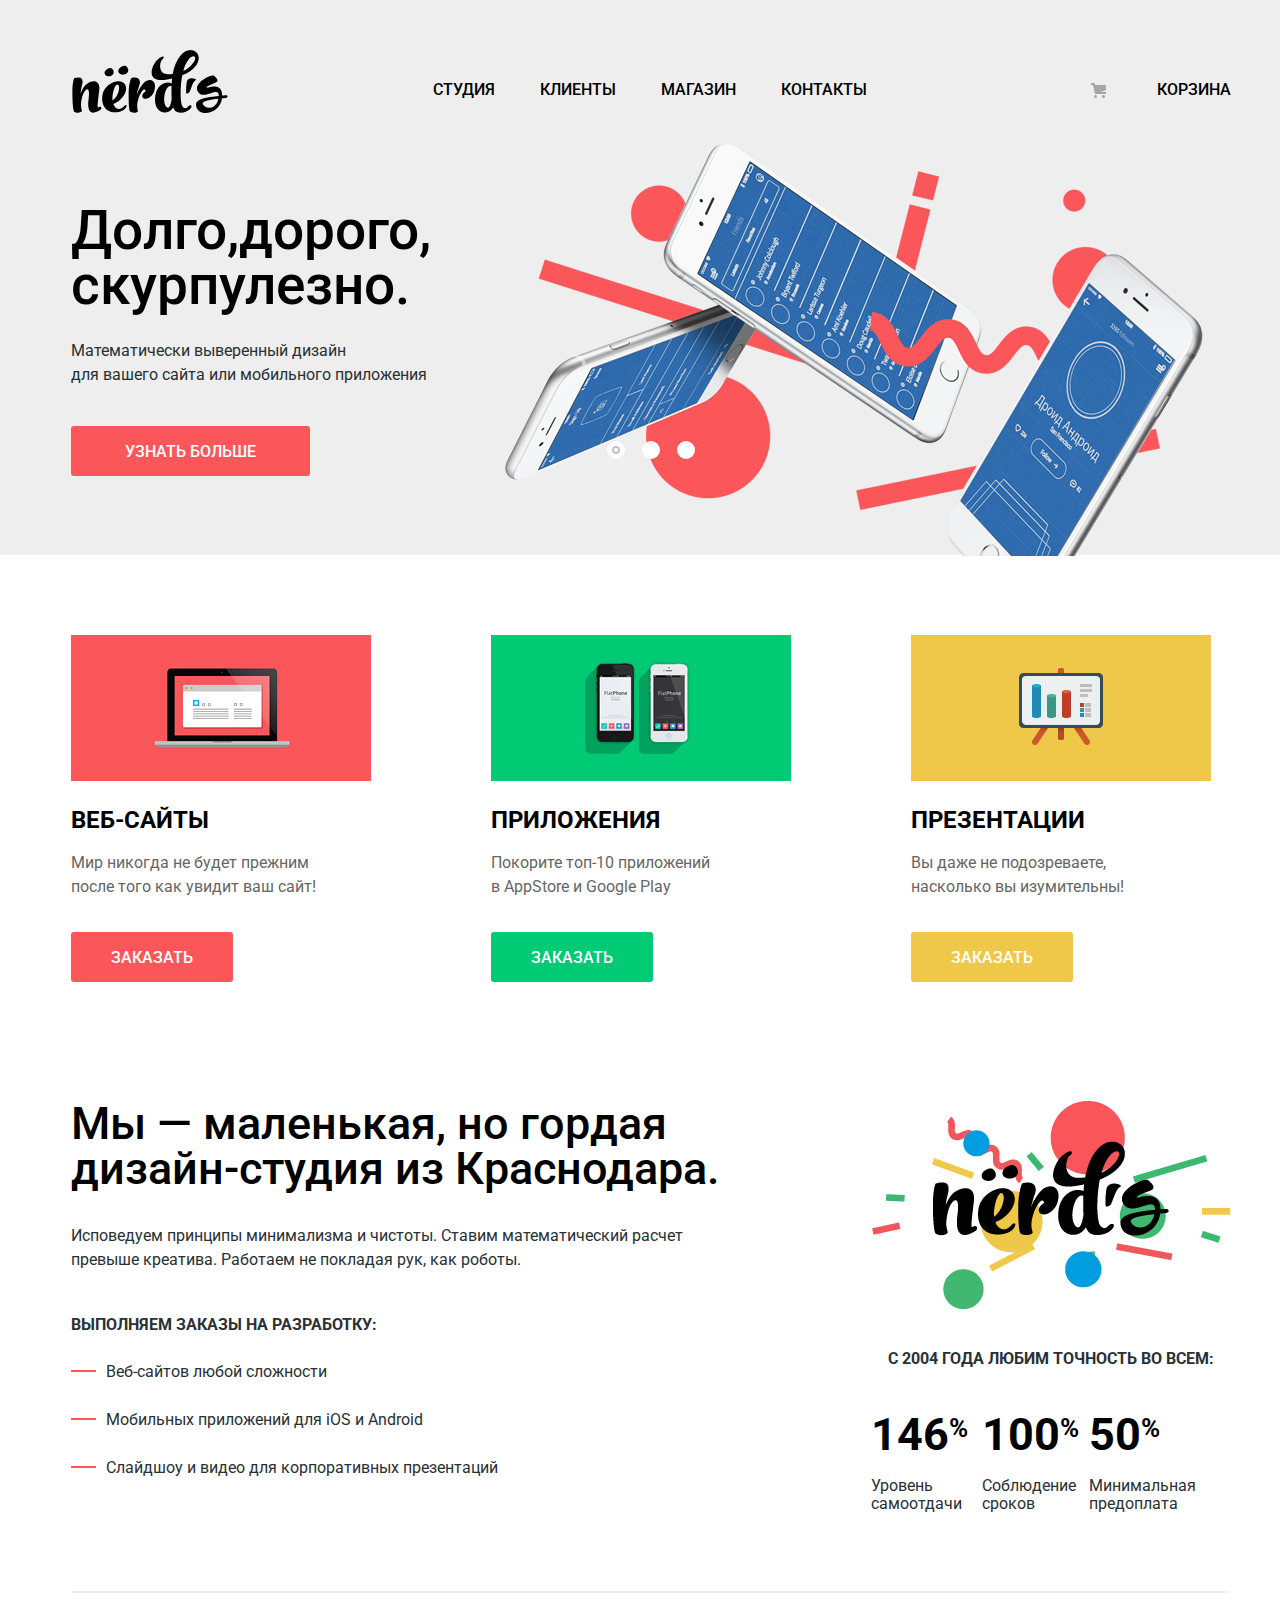
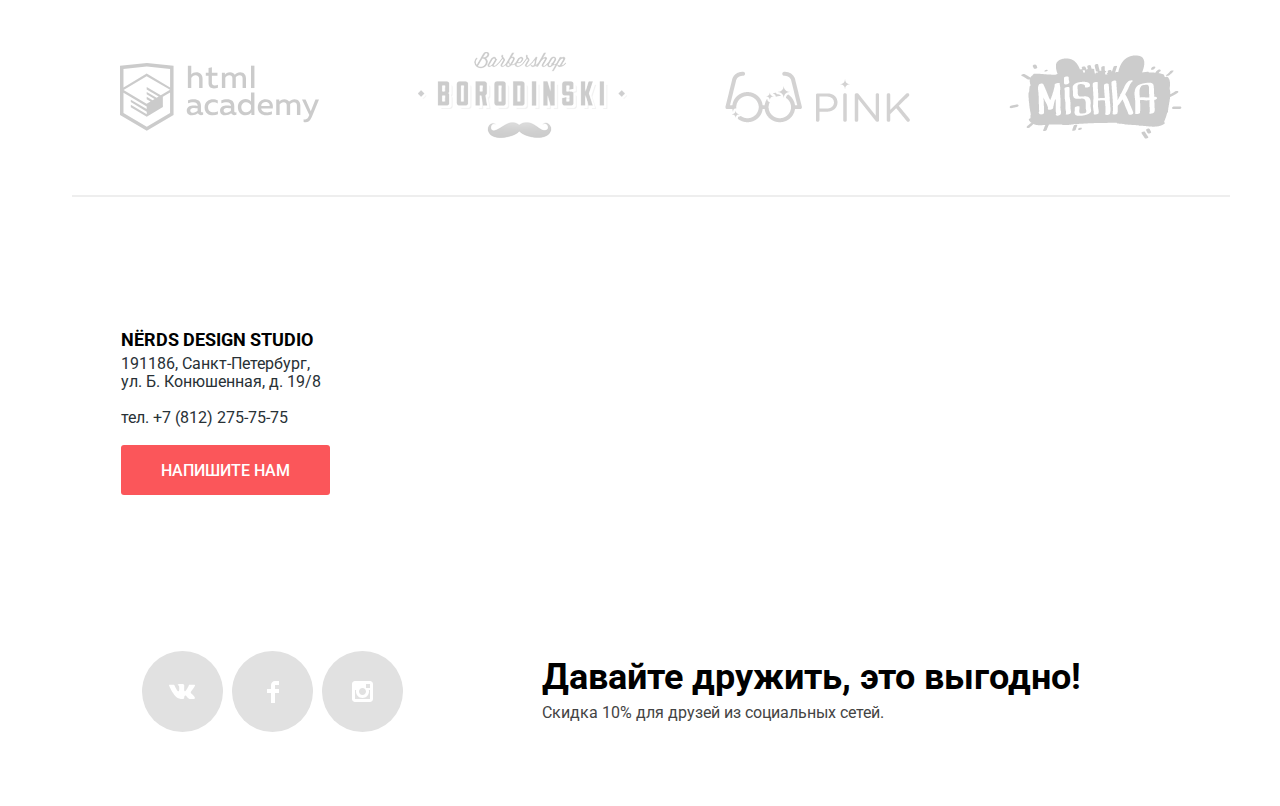
<file: index.html>
<!DOCTYPE html>
<html class="page" lang="ru">
  <head>
    <meta charset="utf-8">
    <title>NЁRDS DESIGN STUDIO</title>
    <link rel="icon" href="favicon.ico.svg">
    <link rel="icon" href="img/icons/icon.svg " type="image/svg+xml>">
    <link rel="apple-touch-icon" href="img/icons/180.png">
    <link rel="manifest" href="favicon.manifest">
    <link rel="stylesheet" href="css/normalize.css">
    <link href="https://fonts.googleapis.com/css2?family=Roboto:ital,wght@0,400;0,500;0,700;1,400;1,500;1,700&display=swap" rel="stylesheet">
    <link rel="stylesheet" href="css/style.css">
  </head>
  <body class="page-body">
  <header class="main-header">
    <nav class="main-navigation">
      <div class="main-header-bar">
        <div class="main-navigation-wrapper">
          <a>
            <svg role="img" aria-label="Логотип NЁRDS" class="main-logo" width="160" height="66" viewBox="0 0 162 68" fill="none" xmlns="http://www.w3.org/2000/svg">
              <path fill-rule="evenodd" clip-rule="evenodd" d="M48.031 24.783C51.682 28.757 59.647 25.158 57.062 19.861C55.336 16.305 52.75 17.13 50.904 18.041C47.208 19.82 46.509 23.088 48.031 24.783ZM42.105 22.002C44.481 26.868 37.168 30.173 33.813 26.523C32.415 24.968 33.058 21.963 36.449 20.33C38.146 19.494 40.522 18.734 42.105 22.002ZM157.936 50.374C156.715 50.5332 155.442 50.6425 154.221 50.7474L154.179 50.751V50.807C151.764 68.171 127.991 71.038 127.4 57.406C127.131 51.239 138.993 49.456 150.798 48.318C151.007 42.9112 147.233 44.1234 142.648 45.5959C137.829 47.1437 132.115 48.979 129.19 43.717C124.171 34.692 143.822 25.779 145.918 27.615C152.271 33.1766 149.4 34.2063 144.727 35.8824L144.539 35.95C135.049 39.36 138.748 40.057 140.028 39.676C147.597 37.423 154.394 38.636 154.34 47.993C154.955 47.9419 155.557 47.9025 156.154 47.8634L156.154 47.8634C156.807 47.8207 157.452 47.7784 158.097 47.722C160.403 47.507 160.564 50.157 157.936 50.374ZM150.422 51.13C141.298 52.158 133.409 53.566 134.269 56.485C135.985 62.058 147.846 63.303 150.422 51.13ZM117.79 34.23C116.975 39.88 116.996 45.881 117.678 45.918C118.012 45.937 119.982 45.572 120.617 44.411C121.226 43.2934 121.794 41.7543 122.388 40.141L122.388 40.1409L122.388 40.1409L122.388 40.1408L122.388 40.1407L122.388 40.1406L122.388 40.1405C123.586 36.8907 124.895 33.3397 126.883 32.324C129.725 30.873 118.795 27.279 117.79 34.23ZM28.883 62.666C20.964 68.004 14.664 66.825 16.671 51.818C18.121 40.914 15.723 40.297 13.549 42.376C10.704 45.073 8.921 52.099 8.865 58.788C9.12323 60.3951 9.45828 61.9889 9.869 63.564C10.203 65.194 4.962 66.879 1.895 64.575C0.837 63.79 0 55.865 0 45.131C0 36.307 1.171 30.236 2.23 29.956C10.259 27.765 11.542 31.304 9.813 37.937C9.12537 40.5343 8.65871 43.1851 8.418 45.861C10.091 41.197 12.489 37.376 15.221 35.688C22.637 31.024 28.826 33.215 27.655 42.489C25.648 59.069 25.481 61.316 27.265 60.024C29.496 58.45 30.945 61.262 28.883 62.666ZM41.766 65.142C47.176 65.761 52.807 64.074 54.982 60.59C56.821 57.667 55.316 56.655 53.197 59.015C48.737 64.131 44.109 61.826 42.158 56.655L42.66 56.487C52.082 52.721 57.992 42.493 54.257 36.704C49.126 28.723 33.069 35.86 31.061 47.045C29.221 57.386 34.016 64.299 41.766 65.142ZM41.377 53.172C47.232 49.013 49.183 39.852 47.566 37.267C45.838 34.57 42.492 38.784 41.321 49.013C41.21 50.474 41.21 51.878 41.377 53.172ZM77.125 51.051C79.188 50.376 81.494 48.499 83.091 45.992C83.538 45.289 83.914 44.657 84.43 43.012C84.3675 43.2111 84.3915 43.1204 84.4509 42.8953C84.5588 42.4863 84.7839 41.6335 84.82 41.271C84.82 41.215 84.876 40.932 84.932 40.822C86.157 33.965 81.921 30.086 76.065 33.009C72.776 34.638 68.706 40.822 66.253 47.51C66.866 43.912 67.925 40.484 69.096 37.111C71.103 31.154 67.368 28.119 60.956 29.862C59.896 30.143 57.945 37.955 57.945 46.779C57.945 57.513 58.503 63.695 59.562 64.483C62.628 66.843 68.092 65.101 67.535 63.527C67.3189 62.9291 67.1554 62.3284 66.9926 61.7303L66.977 61.673C66.977 61.504 66.977 61.335 66.922 61.167C65.861 54.196 69.933 44.532 73.278 41.946C74.17 41.215 75.396 41.721 75.564 43.632C72.832 44.981 71.94 47.342 71.94 48.353C71.94 51.107 74.727 51.781 77.125 51.051Z" fill="black"/>
              <path fill-rule="evenodd" clip-rule="evenodd" d="M113.207 27.161C112.726 29.6539 112.354 32.1666 112.092 34.692C111.033 44.752 111.48 53.688 112.705 57.678C113.431 59.815 116.162 62.624 118.783 59.701C121.626 56.498 124.75 58.352 120.957 62.117C118.617 64.422 114.268 65.995 109.918 65.545C106.795 65.152 104.9 63.13 103.784 60.04C103.34 60.938 102.837 61.725 102.224 62.342C100.105 64.535 97.539 65.772 94.25 65.434C87.613 64.704 83.712 57.511 85.551 47.281C87.503 36.49 96.87 32.556 102.279 35.424C102.391 34.075 102.502 32.725 102.614 31.32C102.642 31.1795 102.655 31.039 102.669 30.8985C102.683 30.758 102.697 30.6175 102.724 30.477C101.079 30.8387 99.424 31.1575 97.762 31.433C73.787 35.423 82.04 15.864 87.894 10.75C94.53 5.017 95.254 8.895 93.191 10.188C89.511 12.548 87.894 26.093 98.432 26.093C100.161 26.093 101.778 25.981 103.394 25.812C106.685 7.49 116.665 -1.391 124.75 1.532C133.726 4.792 132.779 19.067 113.207 27.161ZM102.279 51.554C102.055 48.012 102.055 44.022 102.112 39.918C102.112 39.6576 102.127 39.3974 102.141 39.1449C102.155 38.9068 102.168 38.6754 102.168 38.457C98.822 36.939 95.533 42.11 94.695 49.249C93.749 57.622 97.483 62.062 99.603 60.04C101.22 58.409 102.056 53.237 102.279 51.554ZM126.365 8.389C124.581 5.747 118.058 8.951 114.267 22.721C123.802 18.167 127.593 10.299 126.365 8.389Z" fill="black"/>
            </svg>
          </a>
          <ul class="navigation-list">
            <li class="navigation-item"><a class="navigation-link" href="#">Студия</a></li>
            <li class="navigation-item"><a class="navigation-link" href="#">Клиенты</a></li>
            <li class="navigation-item"><a class="navigation-link" href="catalog.html">Магазин</a></li>
            <li class="navigation-item"><a class="navigation-link" href="#">Контакты</a></li>
          </ul>
          <a class="navigation-link cart-link" href="#">Корзина</a>
        </div>
      </div>
    </nav>
  </header>

 <main class="container">
   <!--Первый блок со слайдером-->
   <h1 class="visually-hidden">Дизайн-студия «Нёрдс»</h1>
   <section class="features">
     <div class="features-container">
       <ul class="features-list promo-wrapper">
         <li class="features-item slide slide-current">
           <div class="features-description-container">
             <h2 class="list-title">Долго,дорого,<br>скурпулезно.</h2>
             <p class="list-description">Математически выверенный дизайн<br />для вашего сайта или мобильного приложения</p>
             <a class="button promo-button" href="#">Узнать больше</a>
           </div>
           <img class="slide-image" src="img/slide.png"  alt="Логотип Нёрдс">
         </li>
         <li class="features-item slide">
           <div class="features-description-container">
             <h2 class="list-title">Любим математику<br>как никто другой</h2>
             <p class="list-description">Никакого креатива, только математические формулы<br>для расчета идеальных пропорций</p>
             <a class="button promo-button" href="#">Узнать больше</a>
           </div>
           <img class="slide-image"src="img/slide2.png"  alt="Логотип Нёрдс">
         </li>
         <li class="features-item slide">
           <div class="features-description-container">
             <h2 class="list-title">Только ночь,<br>только хардкор</h2>
             <p class="list-description">Работать днем, как все? Мы против этого.<br>Ближе к полуночи работа только начинается.</p>
             <a class="button promo-button" href="#">Узнать больше</a>
           </div>
           <img class="slide-image" src="img/slide3.png"  alt="Логотип Нёрдс">
         </li>
       </ul>
       <div class="slider-controls">
         <button class="slider-button slider-button-current" type="button" aria-label="Первый слайд"></button>
         <button class="slider-button " type="button" aria-label="Второй слайд"></button>
         <button class="slider-button " type="button" aria-label="Третий слайд"></button>
       </div>
     </div>
   </section>

   <!--Второй блок с примерами работ-->
   <section class="services">
     <div class="services-wrapper">
       <h2 class="visually-hidden">Услуги</h2> <!--скрытый заголовок-->
       <ul class="services-list">
         <li class="services-item services-web">
           <h3 class="services-title">Веб-сайты</h3>
           <p class="services-text">Мир никогда не&nbsp;будет прежним после того как увидит ваш сайт!</p>
           <a class="button site-button" href="#">Заказать</a> <!--ссылка на форму заказа-->
         </li>
         <li class="services-item services-app">
           <h3 class="services-title">Приложения</h3>
           <p class="services-text">Покорите топ-10 приложений в&nbsp;AppStore и&nbsp;Google Play</p>
           <a class="button app-button" href="#">Заказать</a> <!--ссылка на форму заказа-->
         </li>
         <li class="services-item services-presentation">
           <h3 class="services-title">Презентации</h3>
           <p class="services-text">Вы&nbsp;даже не&nbsp;подозреваете, насколько вы&nbsp;изумительны!</p>
           <a class="button presentation-button" href="#">Заказать</a> <!--ссылка на форму заказа-->
         </li>
       </ul>
     </div>
   </section>

   <!--Третий блок описание студии-->
   <section class="article">
   <div class="article-wrapper">
       <h2 class="visually-hidden">Описание студии</h2><!--скрытый заголовок-->
     <div class="article-description-container">
       <p class="article-title">Мы — маленькая, но гордая дизайн-студия из Краснодара.</p>
       <p class="article-item">Исповедуем принципы минимализма и чистоты. Ставим математический расчет превыше креатива. Работаем не покладая рук, как роботы.</p>
       <h3 class="article-caption">ВЫПОЛНЯЕМ ЗАКАЗЫ НА РАЗРАБОТКУ:</h3>
       <ul class="orders-list">
         <li class="orders-item">Веб-сайтов любой сложности</li>
         <li class="orders-item">Мобильных приложений для iOS и Android</li>
         <li class="orders-item">Слайдшоу и видео для корпоративных презентаций</li>
       </ul>
     </div>
     <div class="statistics-container">
       <strong class="accuracy">с 2004 года ЛЮБИМ ТОЧНОСТЬ ВО ВСЕМ:</strong>
       <ul class="accuracy-list">
         <li class="accuracy-percent">
           <span class="accuracy-item">146<sup class="accuracytext">%</sup></span>
           <p class="accuracy-text">Уровень самоотдачи</p>
         </li>
         <li class="accuracy-percent">
           <span class="accuracy-item">100<sup class="accuracytext">%</sup></span>
           <p class="accuracy-text">Соблюдение сроков</p>
         </li>
         <li class="accuracy-percent">
           <span class="accuracy-item">50<sup class="accuracytext">%</sup></span>
           <p class="accuracy-text">Минимальная предоплата</p>
         </li>
       </ul>
     </div>
   </div>
   </section>
   <!--Четвертый блок с логотипами-->
   <section class="clients">
     <div class="clients-wrapper">
       <h2 class="visually-hidden">Клиенты</h2> <!--скрытый заголовок-->
       <ul class="clients-list">
         <li class="clients-item">
           <a href="https://htmlacademy.ru/intensive/htmlcss">
             <img src="img/Group-1.svg" width="199" height="68"  alt="Слева схематичный геральдический щит с изображением академической шапочки в центре. Справа в две строки – html academy">
           </a>
         </li>
         <li class="clients-item">
           <a href="#">
             <img src="img/Group-2.svg" width="209" height="90" alt="Сверху 'Barbershop' рукописным наклонным шрифтом. Ниже рубленным шрифтом 'BORODINSKI'. Ниже силуэт закрученных усов">
           </a>
         </li>
         <li class="clients-item">
           <a href="#">
             <img src="img/Group-3.svg" width="185" height="52" alt="Слева силуэт очков. Сверху, на правом окуляре блик в виде четырехконечной звезды. Справа PINK тонким, гротескным шрифтом. Вместо точки над i четырехконечная звезда как на очках.">
           </a>
         </li>
         <li class="clients-item">
           <a href="#">
             <img src="img/Group-4.svg" width="173" height="84" alt="Широкая прямоугольная клякса. Вокруг мелкие брызги. У кляксы сверху два выступающих пятна напоминающие уши медведя. Внутри простое граффити 'MISHKA'.">
           </a>
         </li>
       </ul>
     </div>
   </section>
   <!--Здесь будет карта-->
 </main>
  <footer class="main-footer">
    <div class="contacts">
      <div class="contacts-wrapper">
        <article class="business-card">
          <h3 class="visually-hidden">Визитная карточка</h3> <!--скрытый заголовок-->
          <strong class="business-card-caption">NЁRDS DESIGN STUDIO</strong>
          <p class="business-card-text">191186, Санкт-Петербург,<br>ул. Б. Конюшенная, д. 19/8</p>
          <p class="business-card-text"><a class="contacts-phone" href="tel:+78122757575">тел. +7 (812) 275-75-75</a></p>
          <a class="button feedback-button" href="#">Напишите нам</a>
        </article>
      </div>

    </div>
    <div class="social">
      <div class="social-wrapper">
        <div class="text-container">
          <strong class="social-caption">Давайте дружить, это выгодно!</strong>
          <p class="social-text">Скидка 10% для друзей из социальных сетей.</p>
        </div>
        <ul class="social-list">
          <li class="social-item">
            <a class="social-button social-button-vkontakte" href="#">
              <span class="visually-hidden">Вконтакте</span>
            </a>
          </li>
          <li class="social-item">
            <a class="social-button social-button-facebook" href="#">
              <span class="visually-hidden">Facebook</span>
            </a>
          </li>
          <li class="social-item">
            <a class="social-button social-button-instagram" href="#">
              <span class="visually-hidden">Instagram</span>
            </a>
          </li>
        </ul>
      </div>
    </div>
  </footer>

  <!--Скрытые части-->
  <section class="modal modal-feedback">
    <h2 class="modal-title">Напишите нам</h2>
    <form class="feedback-form" action="post" name="feedback-form">
      <div class="modal-half-container">
        <label class="form-label" for="name-field">Ваше имя:</label>
        <input class="modal-input" type="text" required id="name-field" name="name" placeholder="Имя Фамилия">
      </div>
      <div class="modal-half-container">
        <label class="form-label" for="email-field">Ваш email:</label>
        <input class="modal-input" type="email" required id="email-field" name="email" placeholder="email@example.com">
      </div>
      <div class="modal-alone-container">
        <label class="form-label" for="message-field">Текст письма:</label>
        <textarea class="modal-input" name="message" required id="message-field" cols="62" rows="6" placeholder="В свободной форме"></textarea>
      </div>
      <button class="button modal-submit" type="submit">Отправить</button>
      <button class="modal-close" type="button" aria-label="Закрыть"></button>
    </form>
  </section>

    </body>

</html>
</file>
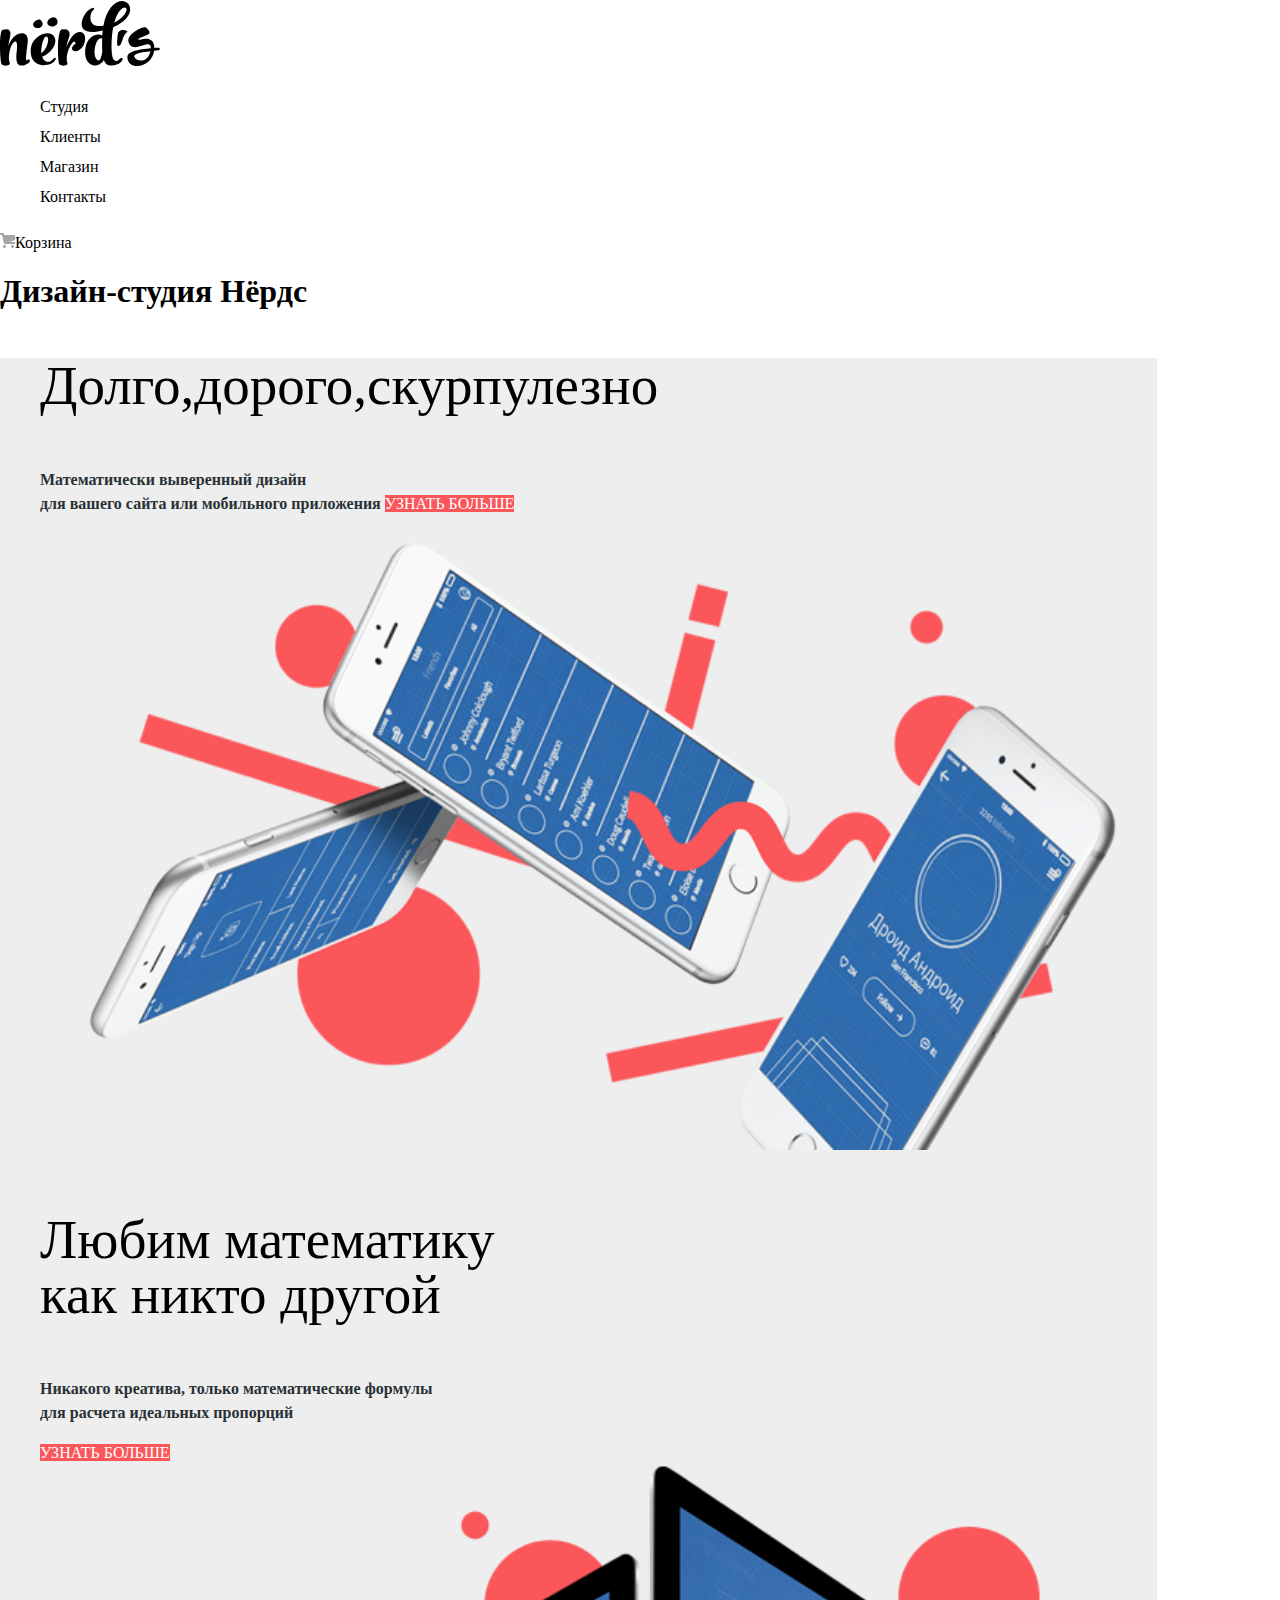
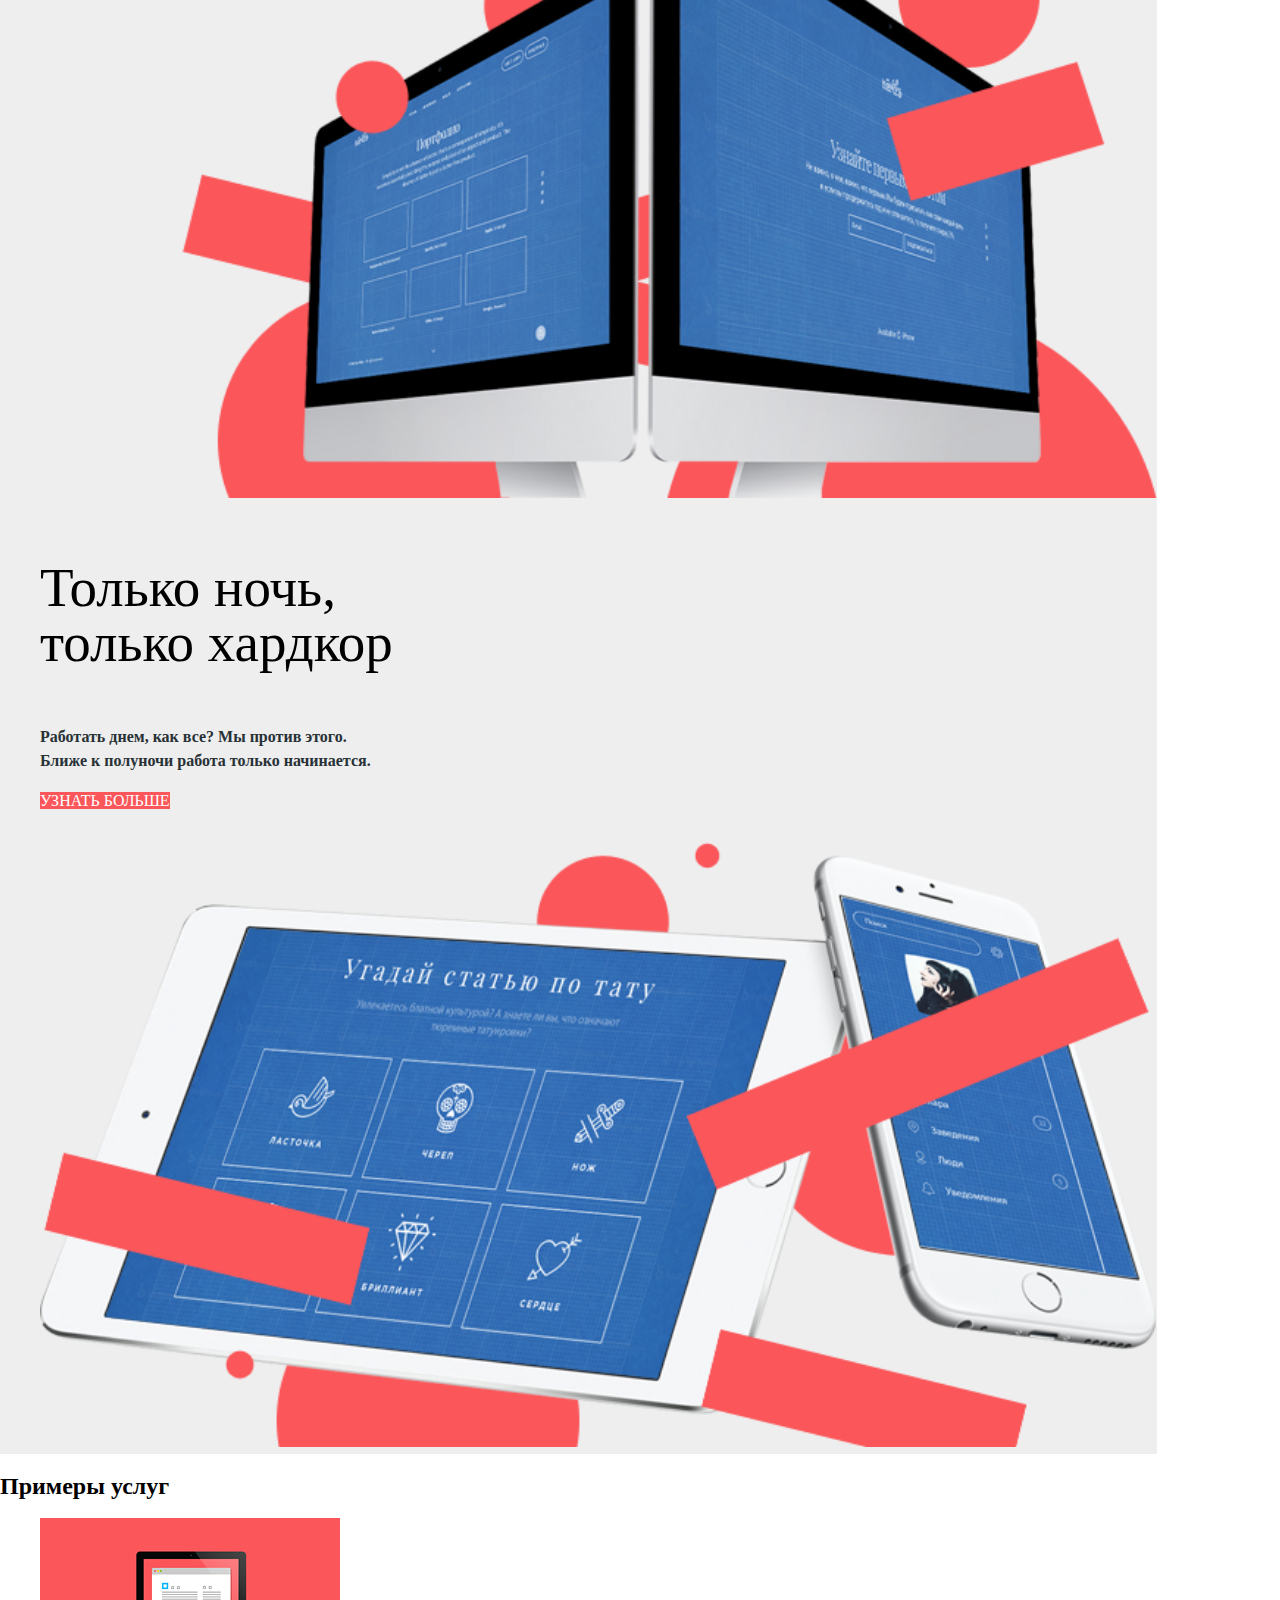
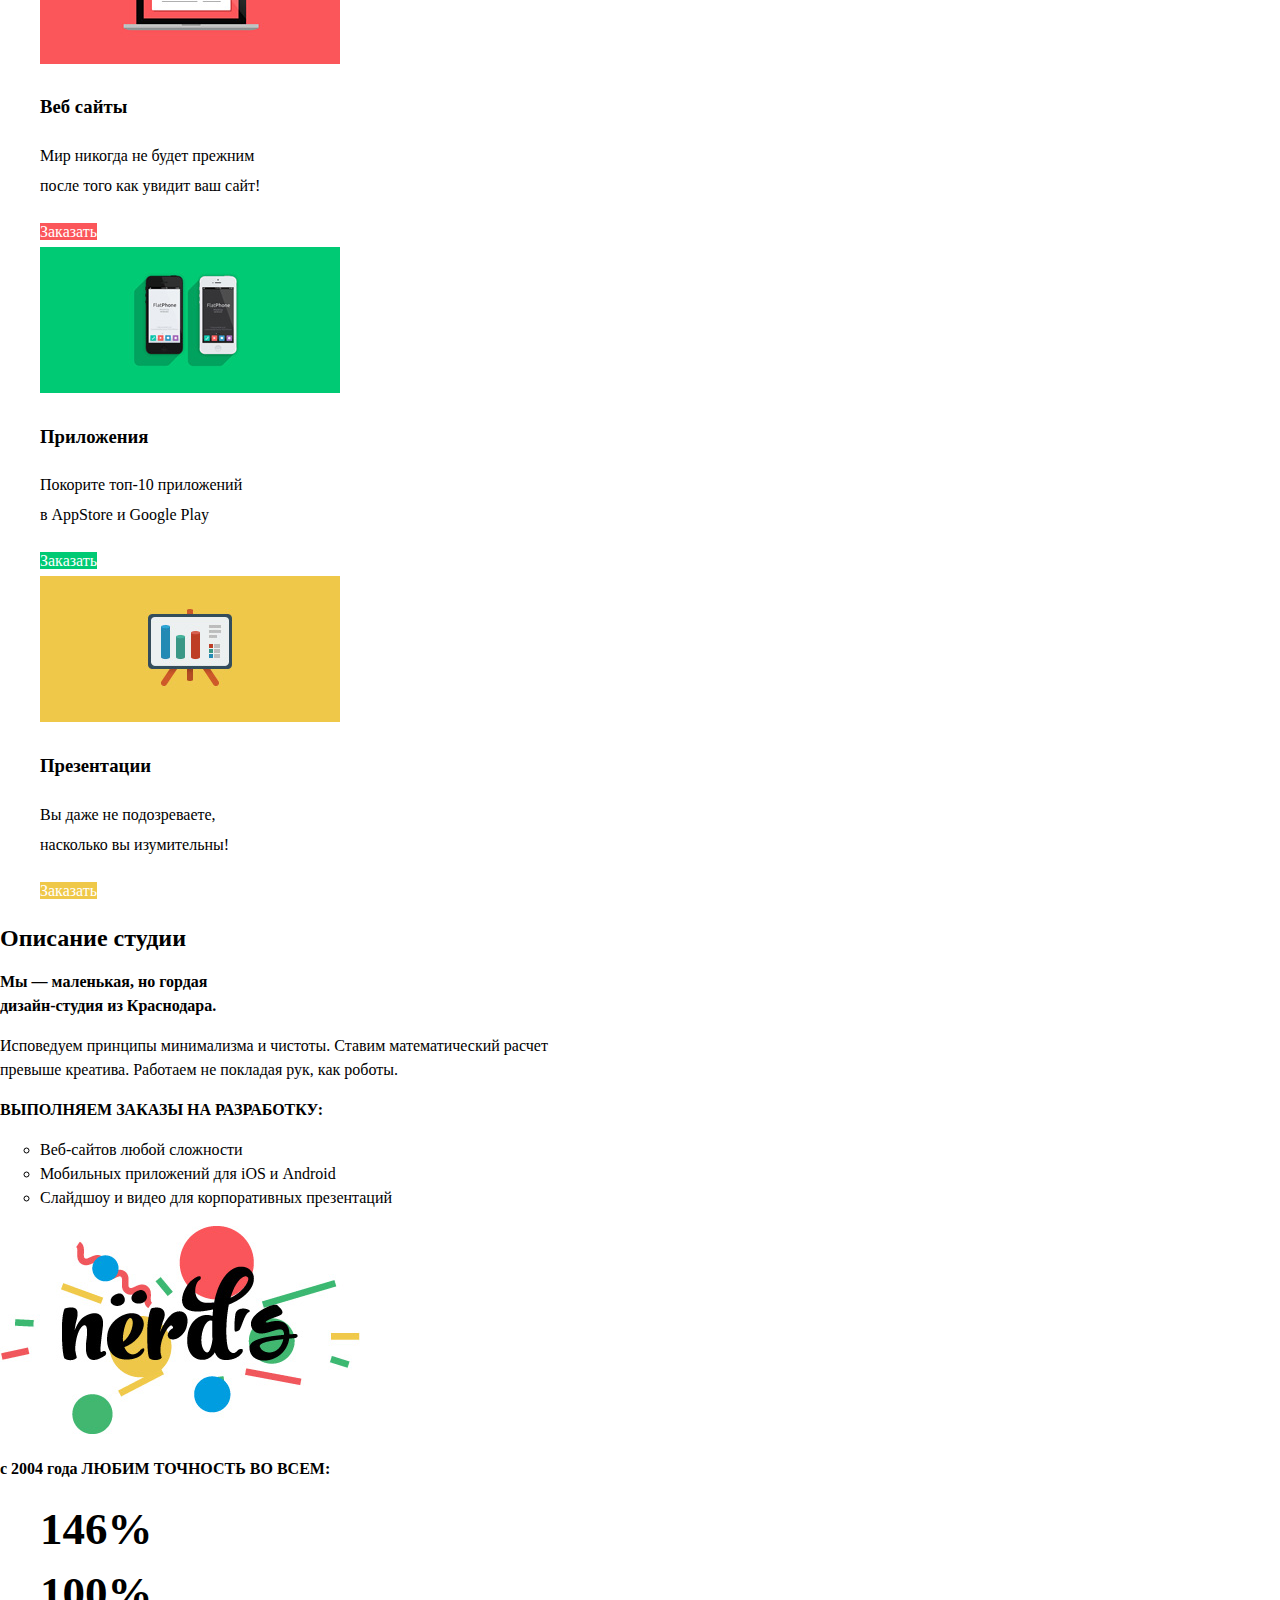
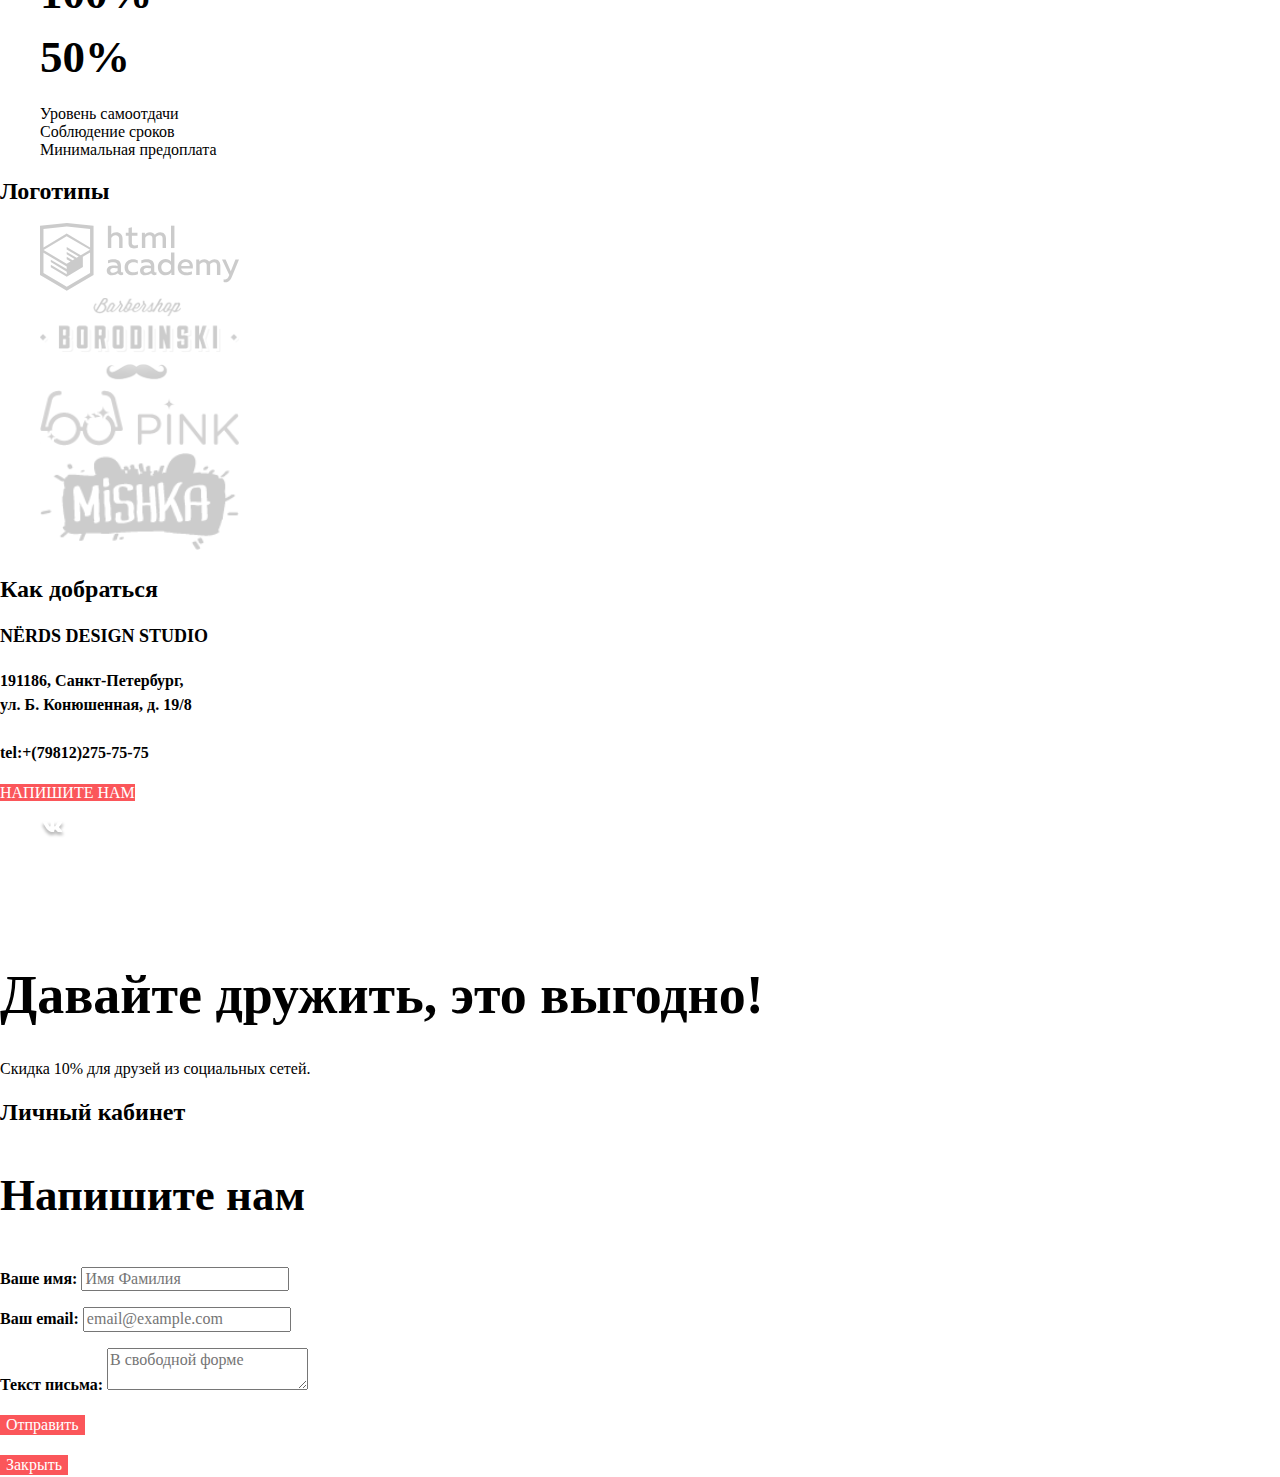
<file: 5/index.html>
<!DOCTYPE html>
<html class="page" lang="ru">
  <head>
    <meta charset="utf-8">
    <title>HTML Academy: Нёрдс</title>
    <link rel="icon" href="favicon.ico.svg">
    <link rel="icon" href="img/icons/icon.svg "type="image/svg+xml>">
    <link rel="apple-touch-icon" href="img/icons/180.png">
    <link rel="manifest" href="favicon.manifest">
    <link rel="stylesheet" href="css/normalize.css">
    <link href="https://fonts.googleapis.com/css2?family=Roboto:wght@400;700&display=swap" rel="stylesheet">
    <link rel="stylesheet" href="css/style.css">
    <base href="https://htmlacademy-htmlcss.github.io/1713183-nerds-30/5/">
</head>

  <body class="page-body">
  <header class="header-main">
    <div class="container">
      <nav class="main-navigation">
        <a class="main-header-logo" href="index.html">
          <img src="img/nerds-logo.svg" width="160" height="65" alt="Логотип Нёрдс">
        </a>
        <ul class="site-navigation">
          <li><a class="site-navigation-link" href="index.html">Студия</a></li>
          <li><a class="site-navigation-link" href="#">Клиенты</a></li>
          <li><a class="site-navigation-link">Магазин</a></li>
          <li><a class="site-navigation-link" href="#">Контакты</a></li>
        </ul>
        <a class="cart-link" href="#"><img src="img/cart-icon.svg" alt="Корзина">Корзина</a>
      </nav>
    </div>
  </header>
  <!--Первый блок со слайдером-->
 <main class="container">
   <h1>Дизайн-студия Нёрдс</h1>
   <!--Первый блок со слайдером-->
   <section class="features">
     <ul class="features-list">
       <li class="features-item">
         <p class="list-title">Долго,дорого,скурпулезно</p>
         <p class="list-discription">
           Математически выверенный дизайн<br />
           для вашего сайта или мобильного приложения
           <a class="button" href="#">УЗНАТЬ БОЛЬШЕ</a>
           <img src="img/slide.png" width="1157" height="431" alt="Логотип Нёрдс">
       </li>
       <li class="features-item">
       <p class="list-title">
         Любим математику<br>
         как никто другой
       </p>
         <p class="list-discription">
           Никакого креатива, только математические формулы<br>
           для расчета идеальных пропорций
         </p>
         <a class="button" href="#">УЗНАТЬ БОЛЬШЕ</a>
         <img src="img/slide2.png" width="1157" height="431" alt="Логотип Нёрдс">
       </li>
       <li class="features-item">
         <p class="list-title">Только ночь,<br />только хардкор</p>
         <p class="list-discription">
           Работать днем, как все? Мы против этого.<br>
           Ближе к полуночи работа только начинается.
         </p>
         <a class="button" href="#">УЗНАТЬ БОЛЬШЕ</a>
         <img src="img/slide3.png" width="1157" height="431" alt="Логотип Нёрдс">
     </ul>
   </section>

   <!--Второй блок с примерами работ-->
   <section class="services">
     <h2> Примеры услуг</h2>
     <ul class="services-list">
       <li class="services-item">
           <img src="img/computer.png" width="300" height="146" alt="Иллюстрация-1">
         <h3>Веб сайты</h3>
         <p class="services-slogan">Мир никогда не будет прежним<br>
           после того как увидит ваш сайт!</p>
         <a class="button" href="blank.html">Заказать</a>
       </li>
       <li class="services-item">
           <img src="img/telephone.png" width="300" height="146" alt="Иллюстрация-2">
         <h3>Приложения</h3>
         <p>
           Покорите топ-10 приложений <br />
           в AppStore и Google Play
         </p>
         <a class="button button-green" href="#">Заказать</a>
       </li>
       <li class="services-item">
           <img src="img/TV.png" width="300" height="146" alt="Иллюстрация-3">
         <h3>Презентации</h3>
         <p>Вы даже не подозреваете,<br />
           насколько вы изумительны!</p>
         <a class="button button-yellow" href="#">Заказать</a>
       </li>
     </ul>
   </section>

   <!--Третий блок описание студии-->
   <section class="article">
     <h2>Описание студии</h2>
     <p class="article-title">Мы — маленькая, но гордая<br>
       дизайн-студия из Краснодара.</p>
     <p class="article-item">Исповедуем принципы минимализма и чистоты. Ставим математический расчет<br>
       превыше креатива. Работаем не покладая рук, как роботы.</p>
     <p class="orders">ВЫПОЛНЯЕМ ЗАКАЗЫ НА РАЗРАБОТКУ:</p>
     <ul class="orders-list">
       <li class="orders-item">Веб-сайтов любой сложности</li>
       <li class="orders-item">Мобильных приложений для iOS и Android</li>
       <li class="orders-item">Слайдшоу и видео для корпоративных презентаций</li>
     </ul>
     <img src="img/nerds-illustration.svg" width="360" height="208" alt="Иллюстрация-1">
     <p class="acuracy">с 2004 года ЛЮБИМ ТОЧНОСТЬ ВО ВСЕМ:</p>
     <ul>
       <li class="acuracy-percent">146%</li>
       <li class="acuracy-percent">100%</li>
       <li class="acuracy-percent">50%</li>
     </ul>
     <ul >
       <li class="acuracy-tag">Уровень самоотдачи</li>
       <li class="acuracy-tag">Соблюдение сроков</li>
       <li class="acuracy-tag">Минимальная предоплата</li>
     </ul>
   </section>

   <!--Четвертый блок с логотипами-->

   <section class="partners">
     <h2>Логотипы</h2>
     <ul class="partners-list">
       <li class="partners-item">
         <img src="img/Group-1.svg" width="199" height="68" alt="Группа-1">
       </li>
       <li class="partners-item">
         <img src="img/Group-2.svg" width="199" height="68" alt="Группа-2">
       </li>
       <li class="partners-item">
         <img src="img/Group-3.svg" width="199" height="68" alt="Группа-3">
       </li>
       <li class="partners-item">
         <img src="img/Group-4.svg" width="199" height="68" alt="Группа-4">
       </li>
     </ul>
    </section>
   <!--Здесь будет карта-->
 </main>

  <footer class="main-footer">
    <section class="contacts">
      <h2>Как добраться</h2>
      <p class="contacts-title">NЁRDS DESIGN STUDIO</p>
      <p class="contacts-tex">
        191186, Санкт-Петербург,<br>
        ул. Б. Конюшенная, д. 19/8<br>
        <br>
        tel:+(79812)275-75-75
      </p>
      <a class="button" href="#">НАПИШИТЕ НАМ</a>
    </section>

    <section class="footer-social">
      <ul>
        <li>
          <a class="social-button"><div><img src="img/vk.svg" width="26" height="15" alt="Вконтакте"></div></a>
        </li>
        <li>
          <a  class="social-button"><div><img src="img/fb.svg" width="26" height="15" alt="Фейсбук"></div></a>
        </li>
        <li>
          <a  class="social-button"><div><img src="img/insta.svg" width="26" height="15" alt="Инстраграмм"></div></a>
        </li>
      </ul>
    </section>
    <section class="footer-slogan">
      <h2>Давайте дружить, это выгодно!</h2>
      <p class="footer-item">Скидка 10% для друзей из социальных сетей.</p>
    </section>
  </footer>

  <!--Скрытые части-->
  <section class="modal">
    <h2>Личный кабинет</h2>
    <p class="modal-description">Напишите нам</p>
    <form class="login-form" action="blank.html" method="post">
      <p>
        <label class="name" for="name-name">Ваше имя:</label>
        <input id="name-name" type="text" name="name" placeholder="Имя Фамилия" />
      </p>
      <p>
        <label class="email" for="name-email">Ваш email:</label>
        <input id="name-email" type="email" name="email" placeholder="email@example.com" />
      </p>
      <p>
        <label class="coment" for="coment-coment">Текст письма:
          <textarea id="coment-coment" name="coment" placeholder="В свободной форме"></textarea>
        </label>
      </p>
      <p>
        <button class="button" type="submit">Отправить</button>
    </form>
    <button class="modal-close" type="button">Закрыть</button>
  </section>

    </body>

</html>
</file>
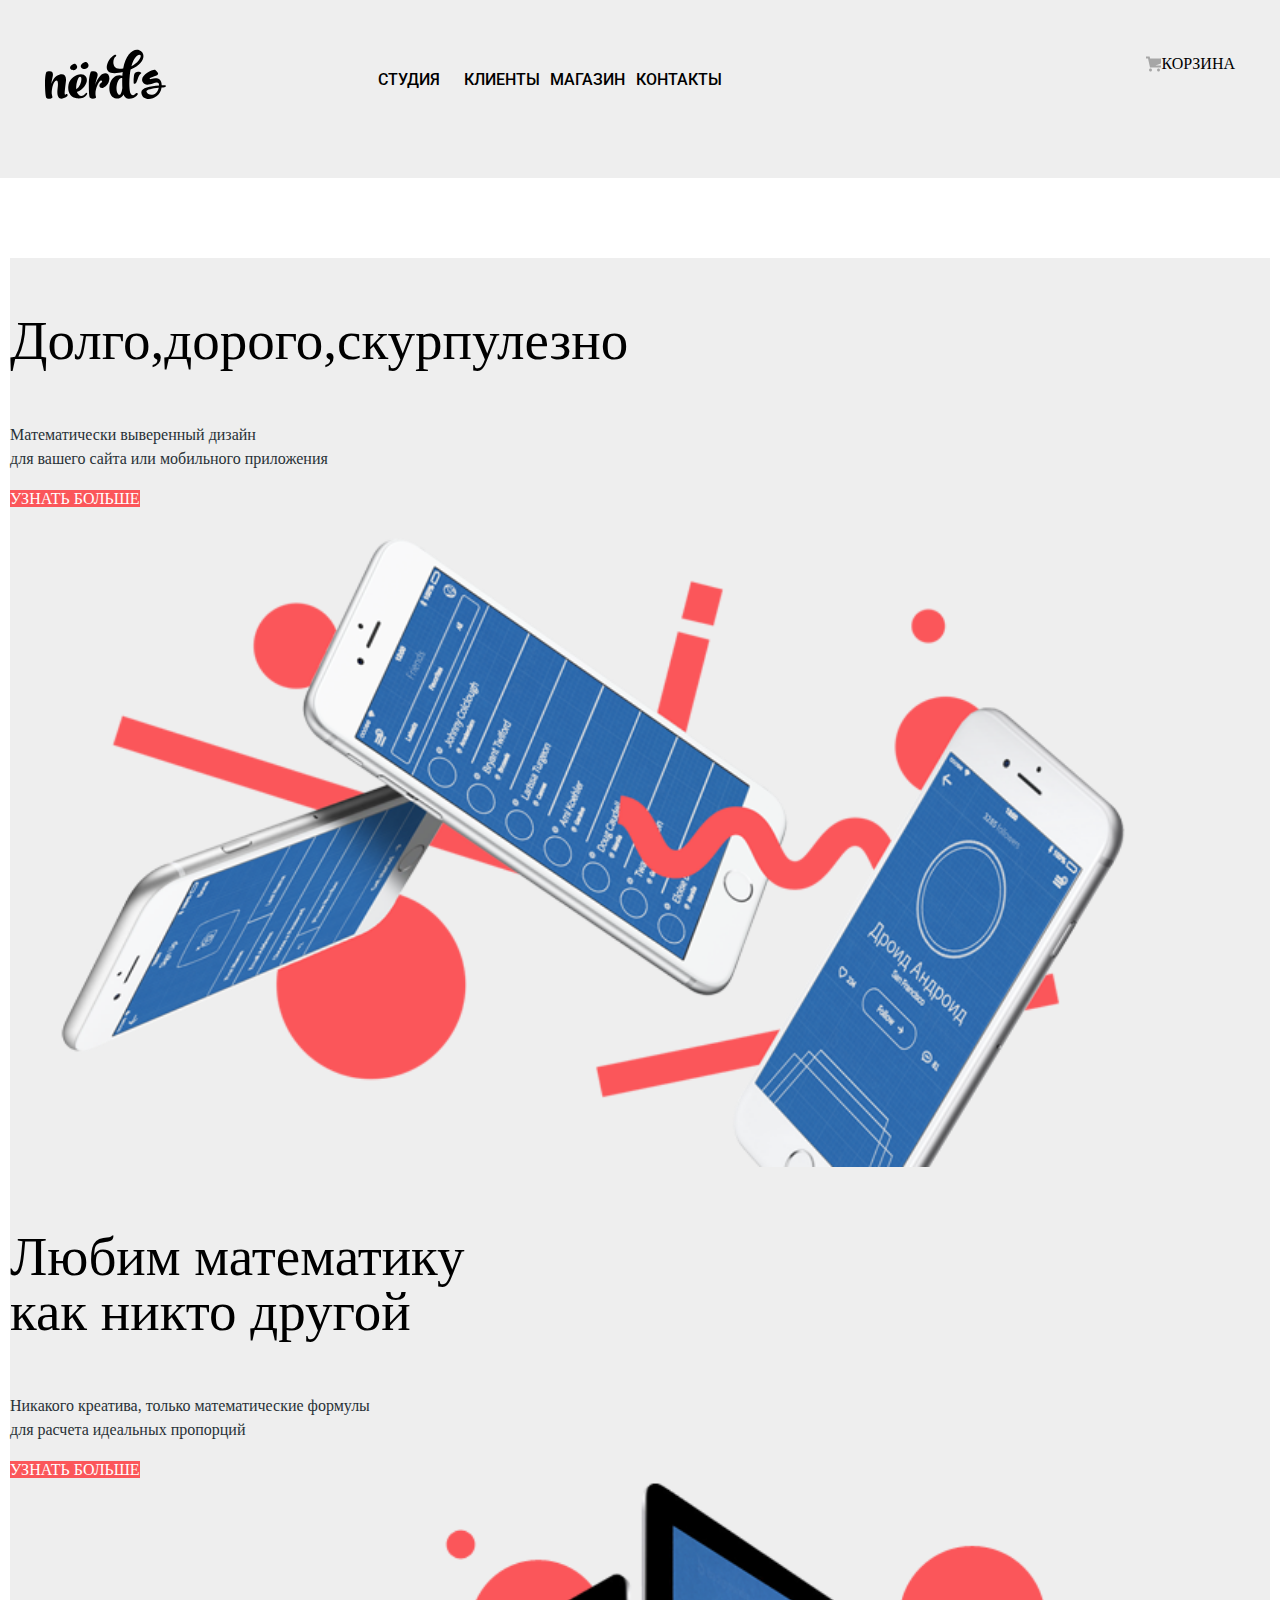
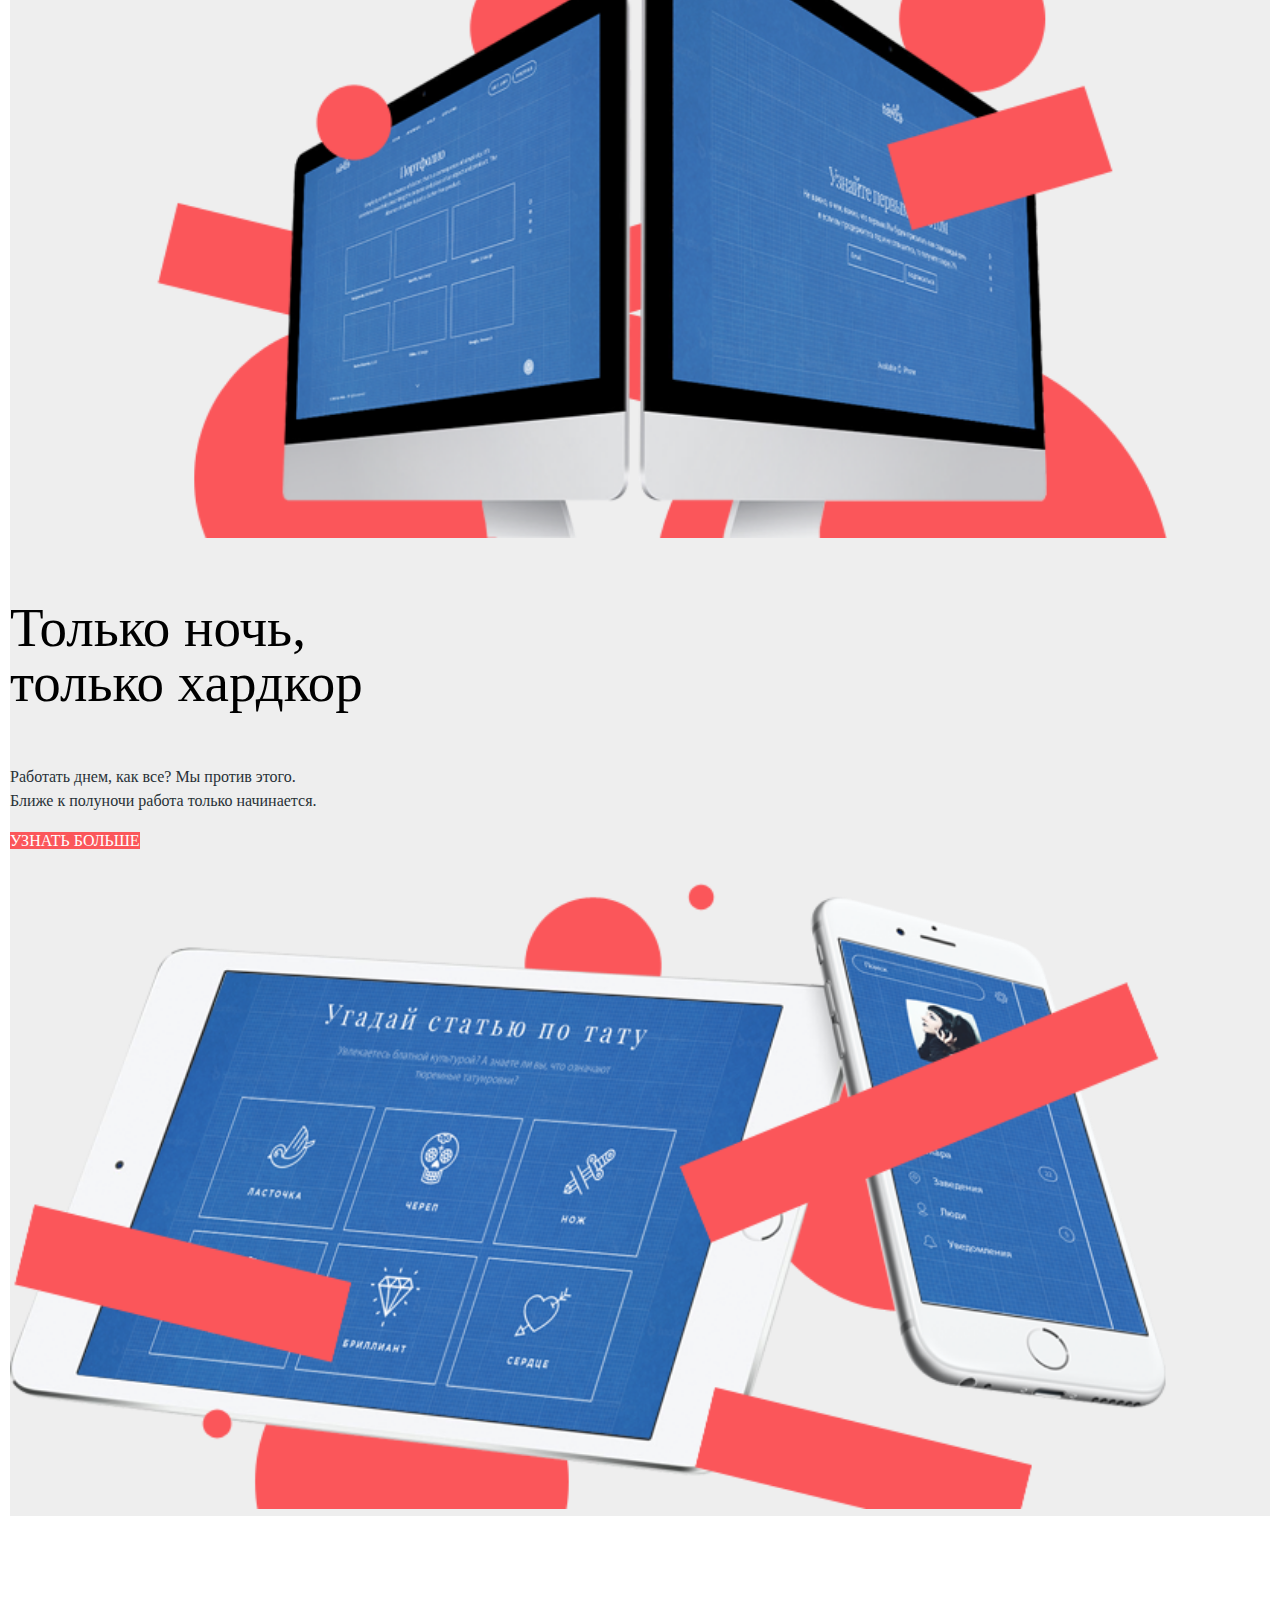
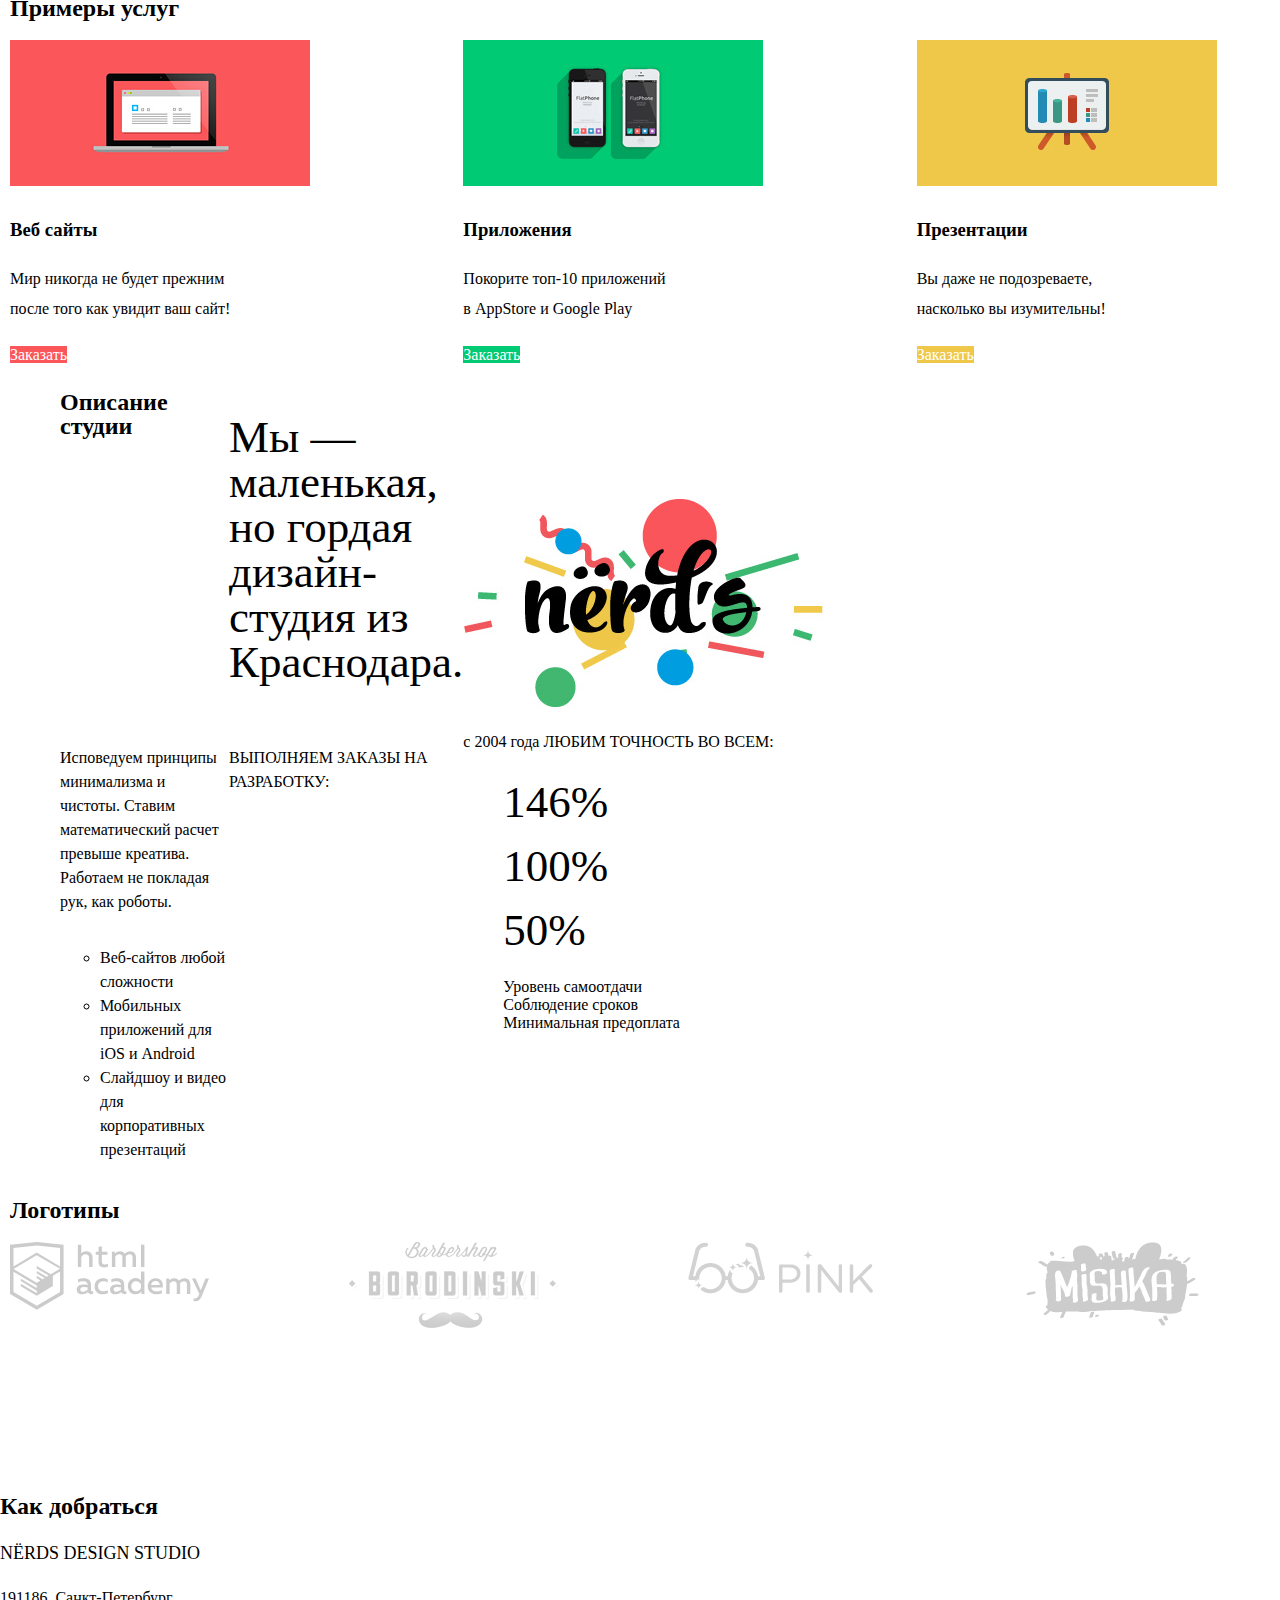
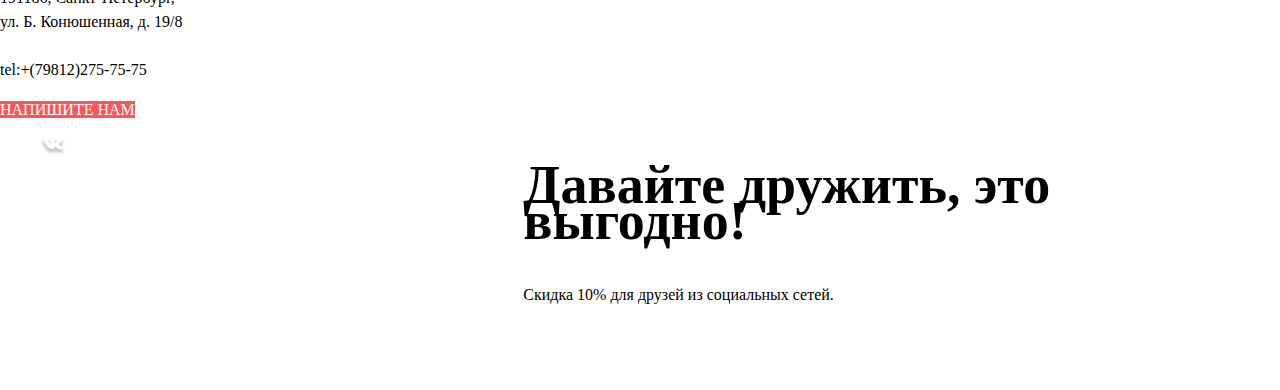
<file: 7/index.html>
<!DOCTYPE html>
<html class="page" lang="ru">
  <head>
    <meta charset="utf-8">
    <title>HTML Academy: Нёрдс</title>
    <link rel="icon" href="favicon.ico.svg">
    <link rel="icon" href="img/icons/icon.svg "type="image/svg+xml>">
    <link rel="apple-touch-icon" href="img/icons/180.png">
    <link rel="manifest" href="favicon.manifest">
    <link rel="stylesheet" href="css/normalize.css">
    <link href="https://fonts.googleapis.com/css2?family=Roboto:wght@400;700&display=swap" rel="stylesheet">
    <link rel="stylesheet" href="css/style.css">
    <base href="https://htmlacademy-htmlcss.github.io/1713183-nerds-30/7/">
</head>

  <body class="page-body">
  <header class="header-main">
      <nav class="main-navigation">
        <a class="main-header-logo" href="index.html">
          <img src="img/nerds-logo.svg" width="160" height="65" alt="Логотип Нёрдс">
        </a>
        <div class="main-header-bar">
          <div class="main-navigation-wrapper">
            <ul class="site-navigation">
              <li><a class="site-navigation-link" href="index.html">Студия</a></li>
              <li><a class="site-navigation-link" href="#">Клиенты</a></li>
              <li><a class="site-navigation-link">Магазин</a></li>
              <li><a class="site-navigation-link" href="#">Контакты</a></li>
            </ul>
          </div>
        </div>
        <div class="user-navigation">
          <a class="cart-link" href="#"><img src="img/cart-icon.svg" alt="Корзина">Корзина</a>
        </div>
      </nav>
  </header>

 <main class="container">
   <!--Первый блок со слайдером-->
   <section class="features">
     <ul class="features-list">
       <li class="features-item">
         <p class="list-title">Долго,дорого,скурпулезно</p>
         <p class="list-discription">
           Математически выверенный дизайн<br />
           для вашего сайта или мобильного приложения
         </p>
           <a class="button" href="#">УЗНАТЬ БОЛЬШЕ</a>
           <img src="img/slide.png" width="1157" height="431" alt="Логотип Нёрдс">
       </li>
       <li class="features-item">
       <p class="list-title">
         Любим математику<br>
         как никто другой
       </p>
         <p class="list-discription">
           Никакого креатива, только математические формулы<br>
           для расчета идеальных пропорций
         </p>
         <a class="button" href="#">УЗНАТЬ БОЛЬШЕ</a>
         <img src="img/slide2.png" width="1157" height="431" alt="Логотип Нёрдс">
       </li>
       <li class="features-item">
         <p class="list-title">Только ночь,<br />только хардкор</p>
         <p class="list-discription">
           Работать днем, как все? Мы против этого.<br>
           Ближе к полуночи работа только начинается.
         </p>
         <a class="button" href="#">УЗНАТЬ БОЛЬШЕ</a>
         <img src="img/slide3.png" width="1157" height="431" alt="Логотип Нёрдс">
       </li>
     </ul>
   </section>

   <!--Второй блок с примерами работ-->
   <section class="services">
     <h2> Примеры услуг</h2>
     <ul class="services-list">
       <li class="services-item">
           <img src="img/computer.png" width="300" height="146" alt="Иллюстрация-1">
         <h3>Веб сайты</h3>
         <p class="services-slogan">Мир никогда не будет прежним<br>
           после того как увидит ваш сайт!</p>
         <a class="button" href="blank.html">Заказать</a>
       </li>
       <li class="services-item">
           <img src="img/telephone.png" width="300" height="146" alt="Иллюстрация-2">
         <h3>Приложения</h3>
         <p>
           Покорите топ-10 приложений <br />
           в AppStore и Google Play
         </p>
         <a class="button button-green" href="#">Заказать</a>
       </li>
       <li class="services-item">
           <img src="img/TV.png" width="300" height="146" alt="Иллюстрация-3">
         <h3>Презентации</h3>
         <p>Вы даже не подозреваете,<br />
           насколько вы изумительны!</p>
         <a class="button button-yellow" href="#">Заказать</a>
       </li>
     </ul>
   </section>

   <!--Третий блок описание студии-->
   <div class="index-columns">
     <section class="article">
       <h2>Описание студии</h2>
       <p class="article-title">Мы — маленькая, но гордая<br>
         дизайн-студия из Краснодара.</p>
       <p class="article-item">Исповедуем принципы минимализма и чистоты. Ставим математический расчет<br>
         превыше креатива. Работаем не покладая рук, как роботы.</p>
       <p class="orders">ВЫПОЛНЯЕМ ЗАКАЗЫ НА РАЗРАБОТКУ:</p>
       <ul class="orders-list">
         <li class="orders-item">Веб-сайтов любой сложности</li>
         <li class="orders-item">Мобильных приложений для iOS и Android</li>
         <li class="orders-item">Слайдшоу и видео для корпоративных презентаций</li>
       </ul>
     </section>
     <section class="article-logo">
       <img src="img/nerds-illustration.svg" width="360" height="208" alt="Иллюстрация-1">
       <p class="acuracy">с 2004 года ЛЮБИМ ТОЧНОСТЬ ВО ВСЕМ:</p>
       <ul>
         <li class="acuracy-percent">146%</li>
         <li class="acuracy-percent">100%</li>
         <li class="acuracy-percent">50%</li>
       </ul>
       <ul >
         <li class="acuracy-tag">Уровень самоотдачи</li>
         <li class="acuracy-tag">Соблюдение сроков</li>
         <li class="acuracy-tag">Минимальная предоплата</li>
       </ul>
     </section>
   </div>


   <!--Четвертый блок с логотипами-->

   <section class="partners">
     <h2>Логотипы</h2>
     <ul class="partners-list">
       <li class="partners-item">
         <img src="img/Group-1.svg" width="199" height="68" alt="Группа-1">
       </li>
       <li class="partners-item">
         <img src="img/Group-2.svg" width="209" height="90" alt="Группа-2">
       </li>
       <li class="partners-item">
         <img src="img/Group-3.svg" width="185" height="52" alt="Группа-3">
       </li>
       <li class="partners-item">
         <img src="img/Group-4.svg" width="173" height="84" alt="Группа-4">
       </li>
     </ul>
    </section>
   <!--Здесь будет карта-->
 </main>

  <footer class="main-footer">
    <div class="footer-contacts">
      <section class="contacts">
        <h2>Как добраться</h2>
        <p class="contacts-title">NЁRDS DESIGN STUDIO</p>
        <p class="contacts-tex">
          191186, Санкт-Петербург,<br>
          ул. Б. Конюшенная, д. 19/8<br>
          <br>
          tel:+(79812)275-75-75
        </p>
        <a class="button" href="#">НАПИШИТЕ НАМ</a>
      </section>
    </div>
    <div class="footer-below">
      <section class="footer-social">
        <ul>
          <li>
            <a class="social-button"><div><img src="img/vk.svg" width="26" height="15" alt="Вконтакте"></div></a>
          </li>
          <li>
            <a  class="social-button"><div><img src="img/fb.svg" width="26" height="15" alt="Фейсбук"></div></a>
          </li>
          <li>
            <a  class="social-button"><div><img src="img/insta.svg" width="26" height="15" alt="Инстраграмм"></div></a>
          </li>
        </ul>
      </section>
      <section class="footer-slogan">
        <h2>Давайте дружить, это выгодно!</h2>
        <p class="footer-item">Скидка 10% для друзей из социальных сетей.</p>
      </section>
    </div>
  </footer>

  <!--Скрытые части-->
  <section class="modal">
    <h2>Личный кабинет</h2>
    <p class="modal-description">Напишите нам</p>
    <form class="login-form" action="blank.html" method="post">
      <p>
        <label class="name" for="name-name">Ваше имя:</label>
        <input id="name-name" type="text" name="name" placeholder="Имя Фамилия" />
      </p>
      <p>
        <label class="email" for="name-email">Ваш email:</label>
        <input id="name-email" type="email" name="email" placeholder="email@example.com" />
      </p>
      <p>
        <label class="coment" for="coment-coment">Текст письма:
          <textarea id="coment-coment" name="coment" placeholder="В свободной форме"></textarea>
        </label>
      </p>
      <p>
        <button class="button" type="submit">Отправить</button>
    </form>
    <button class="modal-close" type="button">Закрыть</button>
  </section>

    </body>

</html>
</file>
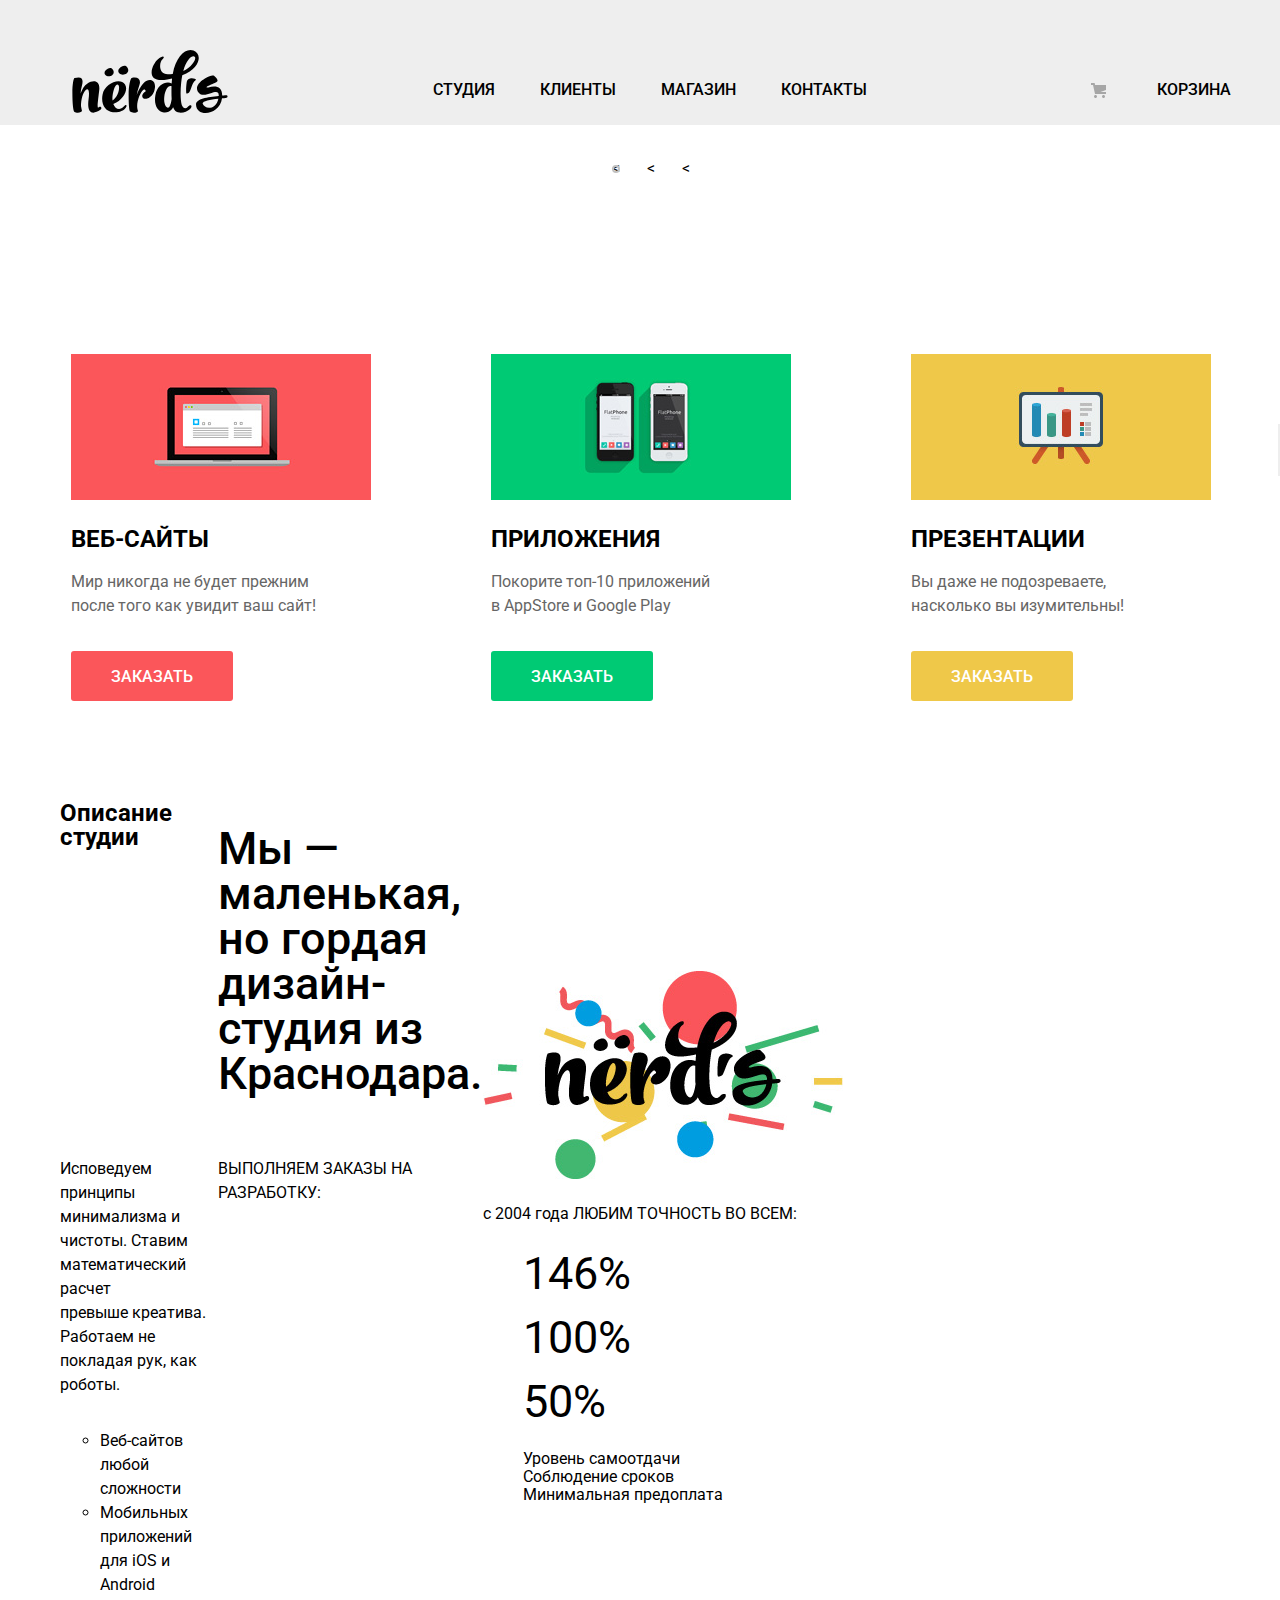
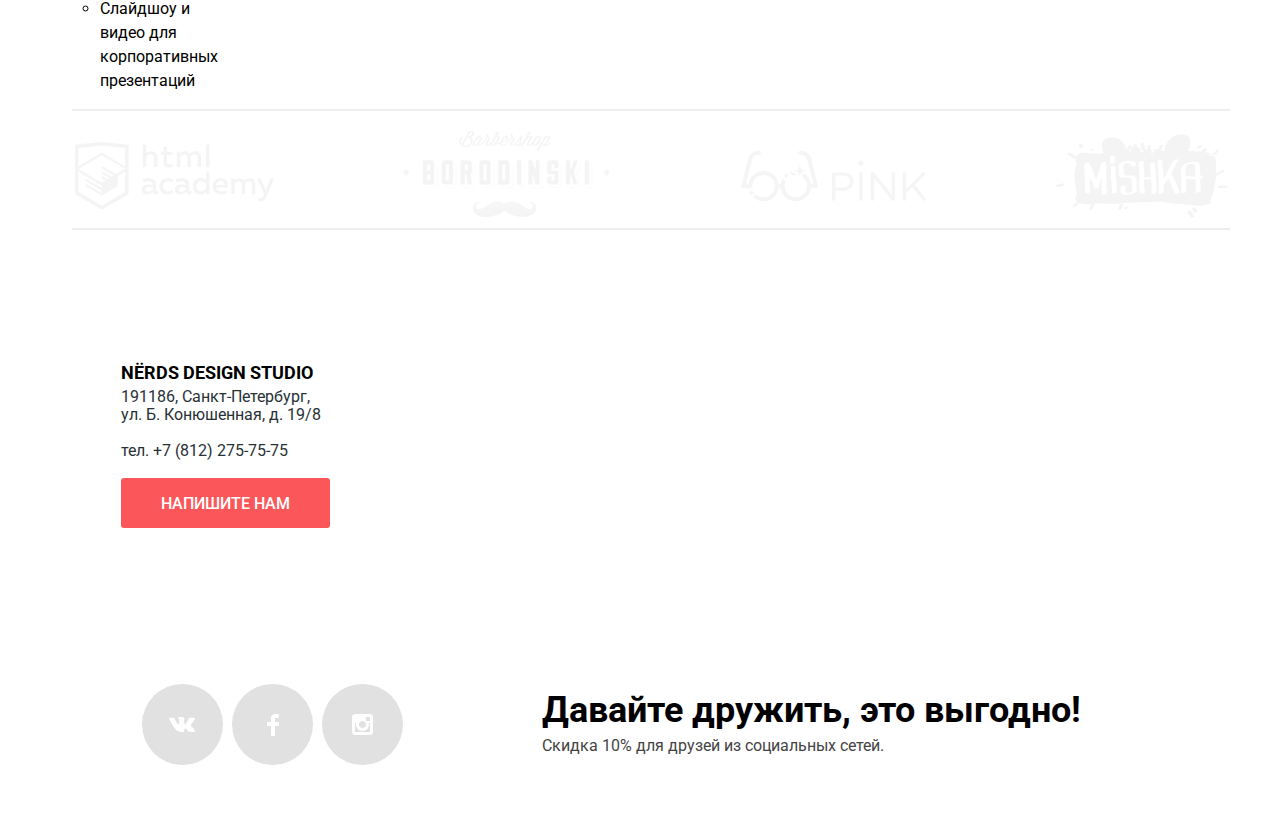
<file: 8/index.html>
<!DOCTYPE html>
<html class="page" lang="ru">
  <head>
    <meta charset="utf-8">
    <title>NЁRDS DESIGN STUDIO</title>
    <link rel="icon" href="favicon.ico.svg">
    <link rel="icon" href="img/icons/icon.svg " type="image/svg+xml>">
    <link rel="apple-touch-icon" href="img/icons/180.png">
    <link rel="manifest" href="favicon.manifest">
    <link rel="stylesheet" href="css/normalize.css">
    <link href="https://fonts.googleapis.com/css2?family=Roboto:wght@400;700&display=swap" rel="stylesheet">
    <link rel="stylesheet" href="css/style.css">
    <base href="https://htmlacademy-htmlcss.github.io/1713183-nerds-30/8/">
</head>
  <body class="page-body">
  <header class="main-header">
    <nav class="main-navigation">
      <div class="main-header-bar">
        <div class="main-navigation-wrapper">
          <a>
            <svg role="img" aria-label="Логотип NЁRDS" class="main-logo" width="160" height="66" viewBox="0 0 162 68" fill="none" xmlns="http://www.w3.org/2000/svg">
              <path fill-rule="evenodd" clip-rule="evenodd" d="M48.031 24.783C51.682 28.757 59.647 25.158 57.062 19.861C55.336 16.305 52.75 17.13 50.904 18.041C47.208 19.82 46.509 23.088 48.031 24.783ZM42.105 22.002C44.481 26.868 37.168 30.173 33.813 26.523C32.415 24.968 33.058 21.963 36.449 20.33C38.146 19.494 40.522 18.734 42.105 22.002ZM157.936 50.374C156.715 50.5332 155.442 50.6425 154.221 50.7474L154.179 50.751V50.807C151.764 68.171 127.991 71.038 127.4 57.406C127.131 51.239 138.993 49.456 150.798 48.318C151.007 42.9112 147.233 44.1234 142.648 45.5959C137.829 47.1437 132.115 48.979 129.19 43.717C124.171 34.692 143.822 25.779 145.918 27.615C152.271 33.1766 149.4 34.2063 144.727 35.8824L144.539 35.95C135.049 39.36 138.748 40.057 140.028 39.676C147.597 37.423 154.394 38.636 154.34 47.993C154.955 47.9419 155.557 47.9025 156.154 47.8634L156.154 47.8634C156.807 47.8207 157.452 47.7784 158.097 47.722C160.403 47.507 160.564 50.157 157.936 50.374ZM150.422 51.13C141.298 52.158 133.409 53.566 134.269 56.485C135.985 62.058 147.846 63.303 150.422 51.13ZM117.79 34.23C116.975 39.88 116.996 45.881 117.678 45.918C118.012 45.937 119.982 45.572 120.617 44.411C121.226 43.2934 121.794 41.7543 122.388 40.141L122.388 40.1409L122.388 40.1409L122.388 40.1408L122.388 40.1407L122.388 40.1406L122.388 40.1405C123.586 36.8907 124.895 33.3397 126.883 32.324C129.725 30.873 118.795 27.279 117.79 34.23ZM28.883 62.666C20.964 68.004 14.664 66.825 16.671 51.818C18.121 40.914 15.723 40.297 13.549 42.376C10.704 45.073 8.921 52.099 8.865 58.788C9.12323 60.3951 9.45828 61.9889 9.869 63.564C10.203 65.194 4.962 66.879 1.895 64.575C0.837 63.79 0 55.865 0 45.131C0 36.307 1.171 30.236 2.23 29.956C10.259 27.765 11.542 31.304 9.813 37.937C9.12537 40.5343 8.65871 43.1851 8.418 45.861C10.091 41.197 12.489 37.376 15.221 35.688C22.637 31.024 28.826 33.215 27.655 42.489C25.648 59.069 25.481 61.316 27.265 60.024C29.496 58.45 30.945 61.262 28.883 62.666ZM41.766 65.142C47.176 65.761 52.807 64.074 54.982 60.59C56.821 57.667 55.316 56.655 53.197 59.015C48.737 64.131 44.109 61.826 42.158 56.655L42.66 56.487C52.082 52.721 57.992 42.493 54.257 36.704C49.126 28.723 33.069 35.86 31.061 47.045C29.221 57.386 34.016 64.299 41.766 65.142ZM41.377 53.172C47.232 49.013 49.183 39.852 47.566 37.267C45.838 34.57 42.492 38.784 41.321 49.013C41.21 50.474 41.21 51.878 41.377 53.172ZM77.125 51.051C79.188 50.376 81.494 48.499 83.091 45.992C83.538 45.289 83.914 44.657 84.43 43.012C84.3675 43.2111 84.3915 43.1204 84.4509 42.8953C84.5588 42.4863 84.7839 41.6335 84.82 41.271C84.82 41.215 84.876 40.932 84.932 40.822C86.157 33.965 81.921 30.086 76.065 33.009C72.776 34.638 68.706 40.822 66.253 47.51C66.866 43.912 67.925 40.484 69.096 37.111C71.103 31.154 67.368 28.119 60.956 29.862C59.896 30.143 57.945 37.955 57.945 46.779C57.945 57.513 58.503 63.695 59.562 64.483C62.628 66.843 68.092 65.101 67.535 63.527C67.3189 62.9291 67.1554 62.3284 66.9926 61.7303L66.977 61.673C66.977 61.504 66.977 61.335 66.922 61.167C65.861 54.196 69.933 44.532 73.278 41.946C74.17 41.215 75.396 41.721 75.564 43.632C72.832 44.981 71.94 47.342 71.94 48.353C71.94 51.107 74.727 51.781 77.125 51.051Z" fill="black"/>
              <path fill-rule="evenodd" clip-rule="evenodd" d="M113.207 27.161C112.726 29.6539 112.354 32.1666 112.092 34.692C111.033 44.752 111.48 53.688 112.705 57.678C113.431 59.815 116.162 62.624 118.783 59.701C121.626 56.498 124.75 58.352 120.957 62.117C118.617 64.422 114.268 65.995 109.918 65.545C106.795 65.152 104.9 63.13 103.784 60.04C103.34 60.938 102.837 61.725 102.224 62.342C100.105 64.535 97.539 65.772 94.25 65.434C87.613 64.704 83.712 57.511 85.551 47.281C87.503 36.49 96.87 32.556 102.279 35.424C102.391 34.075 102.502 32.725 102.614 31.32C102.642 31.1795 102.655 31.039 102.669 30.8985C102.683 30.758 102.697 30.6175 102.724 30.477C101.079 30.8387 99.424 31.1575 97.762 31.433C73.787 35.423 82.04 15.864 87.894 10.75C94.53 5.017 95.254 8.895 93.191 10.188C89.511 12.548 87.894 26.093 98.432 26.093C100.161 26.093 101.778 25.981 103.394 25.812C106.685 7.49 116.665 -1.391 124.75 1.532C133.726 4.792 132.779 19.067 113.207 27.161ZM102.279 51.554C102.055 48.012 102.055 44.022 102.112 39.918C102.112 39.6576 102.127 39.3974 102.141 39.1449C102.155 38.9068 102.168 38.6754 102.168 38.457C98.822 36.939 95.533 42.11 94.695 49.249C93.749 57.622 97.483 62.062 99.603 60.04C101.22 58.409 102.056 53.237 102.279 51.554ZM126.365 8.389C124.581 5.747 118.058 8.951 114.267 22.721C123.802 18.167 127.593 10.299 126.365 8.389Z" fill="black"/>
            </svg>
          </a>
          <ul class="navigation-list">
            <li class="navigation-item"><a class="navigation-link" href="#">Студия</a></li>
            <li class="navigation-item"><a class="navigation-link" href="#">Клиенты</a></li>
            <li class="navigation-item"><a class="navigation-link" href="catalog.html">Магазин</a></li>
            <li class="navigation-item"><a class="navigation-link" href="#">Контакты</a></li>
          </ul>
          <a class="navigation-link cart-link" href="#">Корзина</a>
        </div>
      </div>
    </nav>
  </header>

 <main class="container">
   <!--Первый блок со слайдером-->
   <h1 class="visually-hidden">Дизайн-студия «Нёрдс»</h1>
   <section class="features">
     <div class="features-container">
       <ul class="features-list promo-wrapper">
         <li class="features-item slide slide-current">
           <div class="features-description-container">
             <h2 class="list-title">Долго,дорого,скурпулезно</h2>
             <p class="list-description">Математически выверенный дизайн<br />для вашего сайта или мобильного приложения</p>
             <a class="button promo-button" href="#">Узнать больше</a>
           </div>
           <img class="slide-image" src="img/slide.png" width=" 1157" height="431" alt="Логотип Нёрдс">
         </li>
         <li class="features-item slide">
           <div class="features-description-container">
             <h2 class="list-title">Любим математику<br>как никто другой</h2>
             <p class="list-description">Никакого креатива, только математические формулы<br>для расчета идеальных пропорций</p>
             <a class="button promo-button" href="#">Узнать больше</a>
           </div>
           <img class="slide-image"src="img/slide2.png" width="1157" height="431" alt="Логотип Нёрдс">
         </li>
         <li class="features-item slide">
           <div class="features-description-container">
             <h2 class="list-title">Только ночь,<br />только хардкор</h2>
             <p class="list-description">Работать днем, как все? Мы против этого.<br>Ближе к полуночи работа только начинается.</p>
             <a class="button promo-button" href="#">Узнать больше</a>
           </div>
           <img class="slide-image" src="img/slide3.png" width="1157" height="431" alt="Логотип Нёрдс">
         </li>
       </ul>
       <div class="slider-controls">
         <button class="slider-button slider-button-current" type="button" aria-label="Первый слайд"><</button>
         <button class="slider-button " type="button" aria-label="Второй слайд"><</button>
         <button class="slider-button " type="button" aria-label="Третий слайд"><</button>
       </div>
     </div>
   </section>

   <!--Второй блок с примерами работ-->
   <section class="services">
     <div class="services-wrapper">
       <h2 class="visually-hidden">Услуги</h2> <!--скрытый заголовок-->
       <ul class="services-list">
         <li class="services-item services-web">
           <h3 class="services-title">Веб-сайты</h3>
           <p class="services-text">Мир никогда не&nbsp;будет прежним после того как увидит ваш сайт!</p>
           <a class="button site-button" href="#">Заказать</a> <!--ссылка на форму заказа-->
         </li>
         <li class="services-item services-app">
           <h3 class="services-title">Приложения</h3>
           <p class="services-text">Покорите топ-10 приложений в&nbsp;AppStore и&nbsp;Google Play</p>
           <a class="button app-button" href="#">Заказать</a> <!--ссылка на форму заказа-->
         </li>
         <li class="services-item services-presentation">
           <h3 class="services-title">Презентации</h3>
           <p class="services-text">Вы&nbsp;даже не&nbsp;подозреваете, насколько вы&nbsp;изумительны!</p>
           <a class="button presentation-button" href="#">Заказать</a> <!--ссылка на форму заказа-->
         </li>
       </ul>
     </div>
   </section>

   <!--Третий блок описание студии-->
   <div class="index-columns">
     <section class="article">
       <h2>Описание студии</h2>
       <p class="article-title">Мы — маленькая, но гордая<br>
         дизайн-студия из Краснодара.</p>
       <p class="article-item">Исповедуем принципы минимализма и чистоты. Ставим математический расчет<br>
         превыше креатива. Работаем не покладая рук, как роботы.</p>
       <p class="orders">ВЫПОЛНЯЕМ ЗАКАЗЫ НА РАЗРАБОТКУ:</p>
       <ul class="orders-list">
         <li class="orders-item">Веб-сайтов любой сложности</li>
         <li class="orders-item">Мобильных приложений для iOS и Android</li>
         <li class="orders-item">Слайдшоу и видео для корпоративных презентаций</li>
       </ul>
     </section>
     <section class="article-logo">
       <img src="img/nerds-illustration.svg" width="360" height="208" alt="Иллюстрация-1">
       <p class="accuracy">с 2004 года ЛЮБИМ ТОЧНОСТЬ ВО ВСЕМ:</p>
       <ul>
         <li class="accuracy-percent">146%</li>
         <li class="accuracy-percent">100%</li>
         <li class="accuracy-percent">50%</li>
       </ul>
       <ul >
         <li class="accuracy-tag">Уровень самоотдачи</li>
         <li class="accuracy-tag">Соблюдение сроков</li>
         <li class="accuracy-tag">Минимальная предоплата</li>
       </ul>
     </section>
   </div>
   <!--Четвертый блок с логотипами-->
   <section class="clients">
     <div class="clients-wrapper">
       <h2 class="visually-hidden">Клиенты</h2> <!--скрытый заголовок-->
       <ul class="clients-list">
         <li class="clients-item">
           <a href="https://htmlacademy.ru/intensive/htmlcss">
             <img src="img/Group-1.svg" width="199" height="68"  alt="Слева схематичный геральдический щит с изображением академической шапочки в центре. Справа в две строки – html academy">
           </a>
         </li>
         <li class="clients-item">
           <a href="#">
             <img src="img/Group-2.svg" width="209" height="90" alt="Сверху 'Barbershop' рукописным наклонным шрифтом. Ниже рубленным шрифтом 'BORODINSKI'. Ниже силуэт закрученных усов">
           </a>
         </li>
         <li class="clients-item">
           <a href="#">
             <img src="img/Group-3.svg" width="185" height="52" alt="Слева силуэт очков. Сверху, на правом окуляре блик в виде четырехконечной звезды. Справа PINK тонким, гротескным шрифтом. Вместо точки над i четырехконечная звезда как на очках.">
           </a>
         </li>
         <li class="clients-item">
           <a href="#">
             <img src="img/Group-4.svg" width="173" height="84" alt="Широкая прямоугольная клякса. Вокруг мелкие брызги. У кляксы сверху два выступающих пятна напоминающие уши медведя. Внутри простое граффити 'MISHKA'.">
           </a>
         </li>
       </ul>
     </div>
   </section>
   <!--Здесь будет карта-->
 </main>
  <footer class="main-footer">
    <div class="contacts">
      <div class="contacts-wrapper">
        <article class="business-card">
          <h3 class="visually-hidden">Визитная карточка</h3> <!--скрытый заголовок-->
          <strong class="business-card-caption">NЁRDS DESIGN STUDIO</strong>
          <p class="business-card-text">191186, Санкт-Петербург,<br>ул. Б. Конюшенная, д. 19/8</p>
          <p class="business-card-text"><a class="contacts-phone" href="tel:+78122757575">тел. +7 (812) 275-75-75</a></p>
          <a class="button feedback-button" href="#">Напишите нам</a>
        </article>
      </div>

    </div>
    <div class="social">
      <div class="social-wrapper">
        <div class="text-container">
          <strong class="social-caption">Давайте дружить, это выгодно!</strong>
          <p class="social-text">Скидка 10% для друзей из социальных сетей.</p>
        </div>
        <ul class="social-list">
          <li class="social-item">
            <a class="social-button social-button-vkontakte" href="#">
              <span class="visually-hidden">Вконтакте</span>
            </a>
          </li>
          <li class="social-item">
            <a class="social-button social-button-facebook" href="#">
              <span class="visually-hidden">Facebook</span>
            </a>
          </li>
          <li class="social-item">
            <a class="social-button social-button-instagram" href="#">
              <span class="visually-hidden">Instagram</span>
            </a>
          </li>
        </ul>
      </div>
    </div>
  </footer>

  <!--Скрытые части-->
  <section class="modal modal-feedback">
    <h2 class="modal-title">Напишите нам</h2>
    <form class="feedback-form" action="post" name="feedback-form">
      <div class="modal-half-container">
        <label class="form-label" for="name-field">Ваше имя:</label>
        <input class="modal-input" type="text" required id="name-field" name="name" placeholder="Имя Фамилия">
      </div>
      <div class="modal-half-container">
        <label class="form-label" for="email-field">Ваш email:</label>
        <input class="modal-input" type="email" required id="email-field" name="email" placeholder="email@example.com">
      </div>
      <div class="modal-alone-container">
        <label class="form-label" for="message-field">Текст письма:</label>
        <textarea class="modal-input" name="message" required id="message-field" cols="62" rows="6" placeholder="В свободной форме"></textarea>
      </div>
      <button class="button modal-submit" type="submit">Отправить</button>
      <button class="modal-close" type="button" aria-label="Закрыть"></button>
    </form>
  </section>

    </body>

</html>
</file>
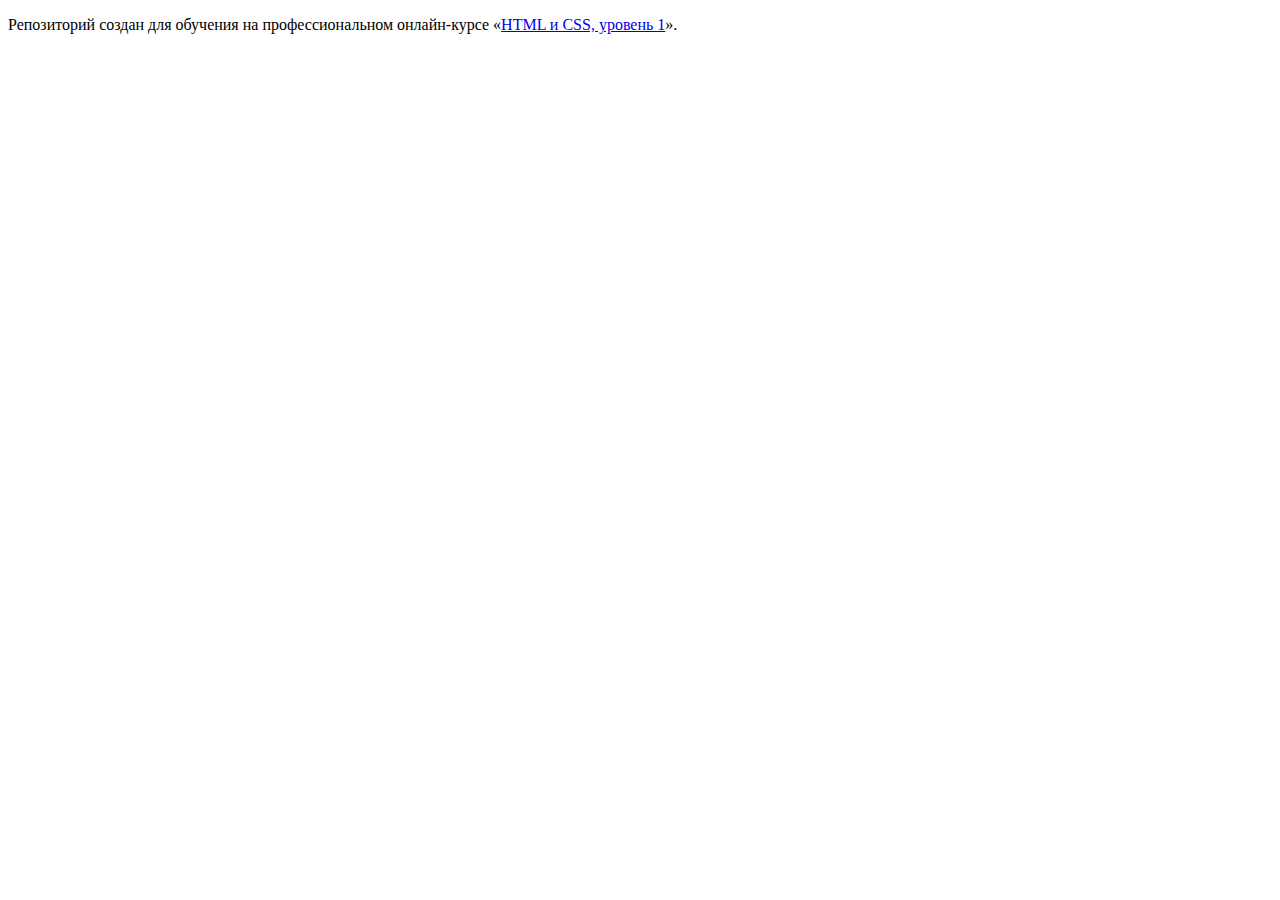
<file: master/index.html>
<!DOCTYPE html>
<html lang="ru">
  <head>
    <meta charset="utf-8">
    <title>HTML Academy: Нёрдс</title>
    <base href="https://htmlacademy-htmlcss.github.io/1713183-nerds-30/master/">
</head>
  <body>

    <p>Репозиторий создан для обучения на профессиональном онлайн‑курсе «<a href="https://htmlacademy.ru/intensive/htmlcss">HTML и CSS, уровень 1</a>».</p>

  </body>
</html>
</file>
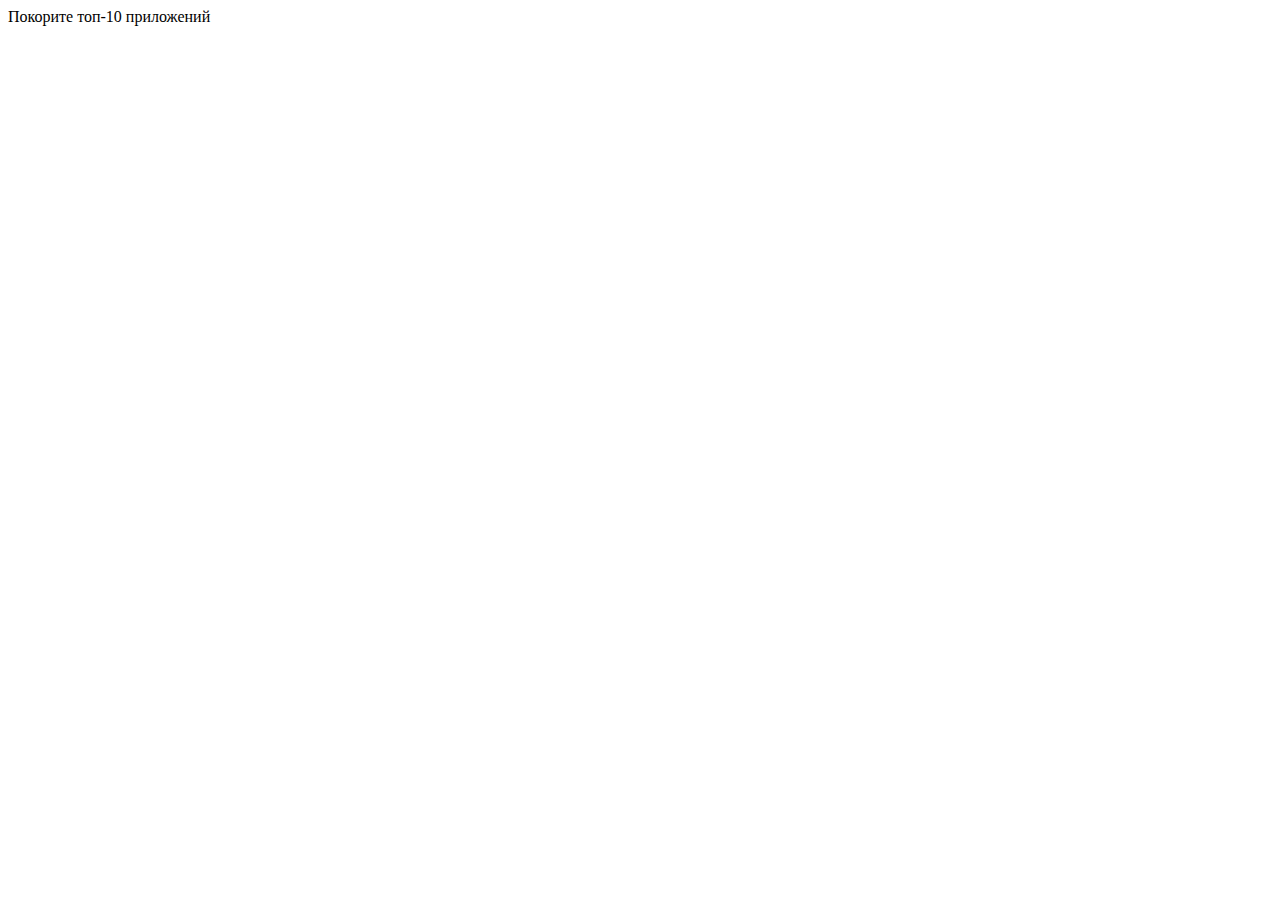
<file: blank.html>
<!DOCTYPE html>
<html lang="en">
<head>
    <meta charset="UTF-8">
    <title>blank</title>
</head>
<body>
 <header>
   <nav>
     Покорите топ-10 приложений
   </nav>

 </header>
<footer>

</footer>

</body>
</html>
</file>
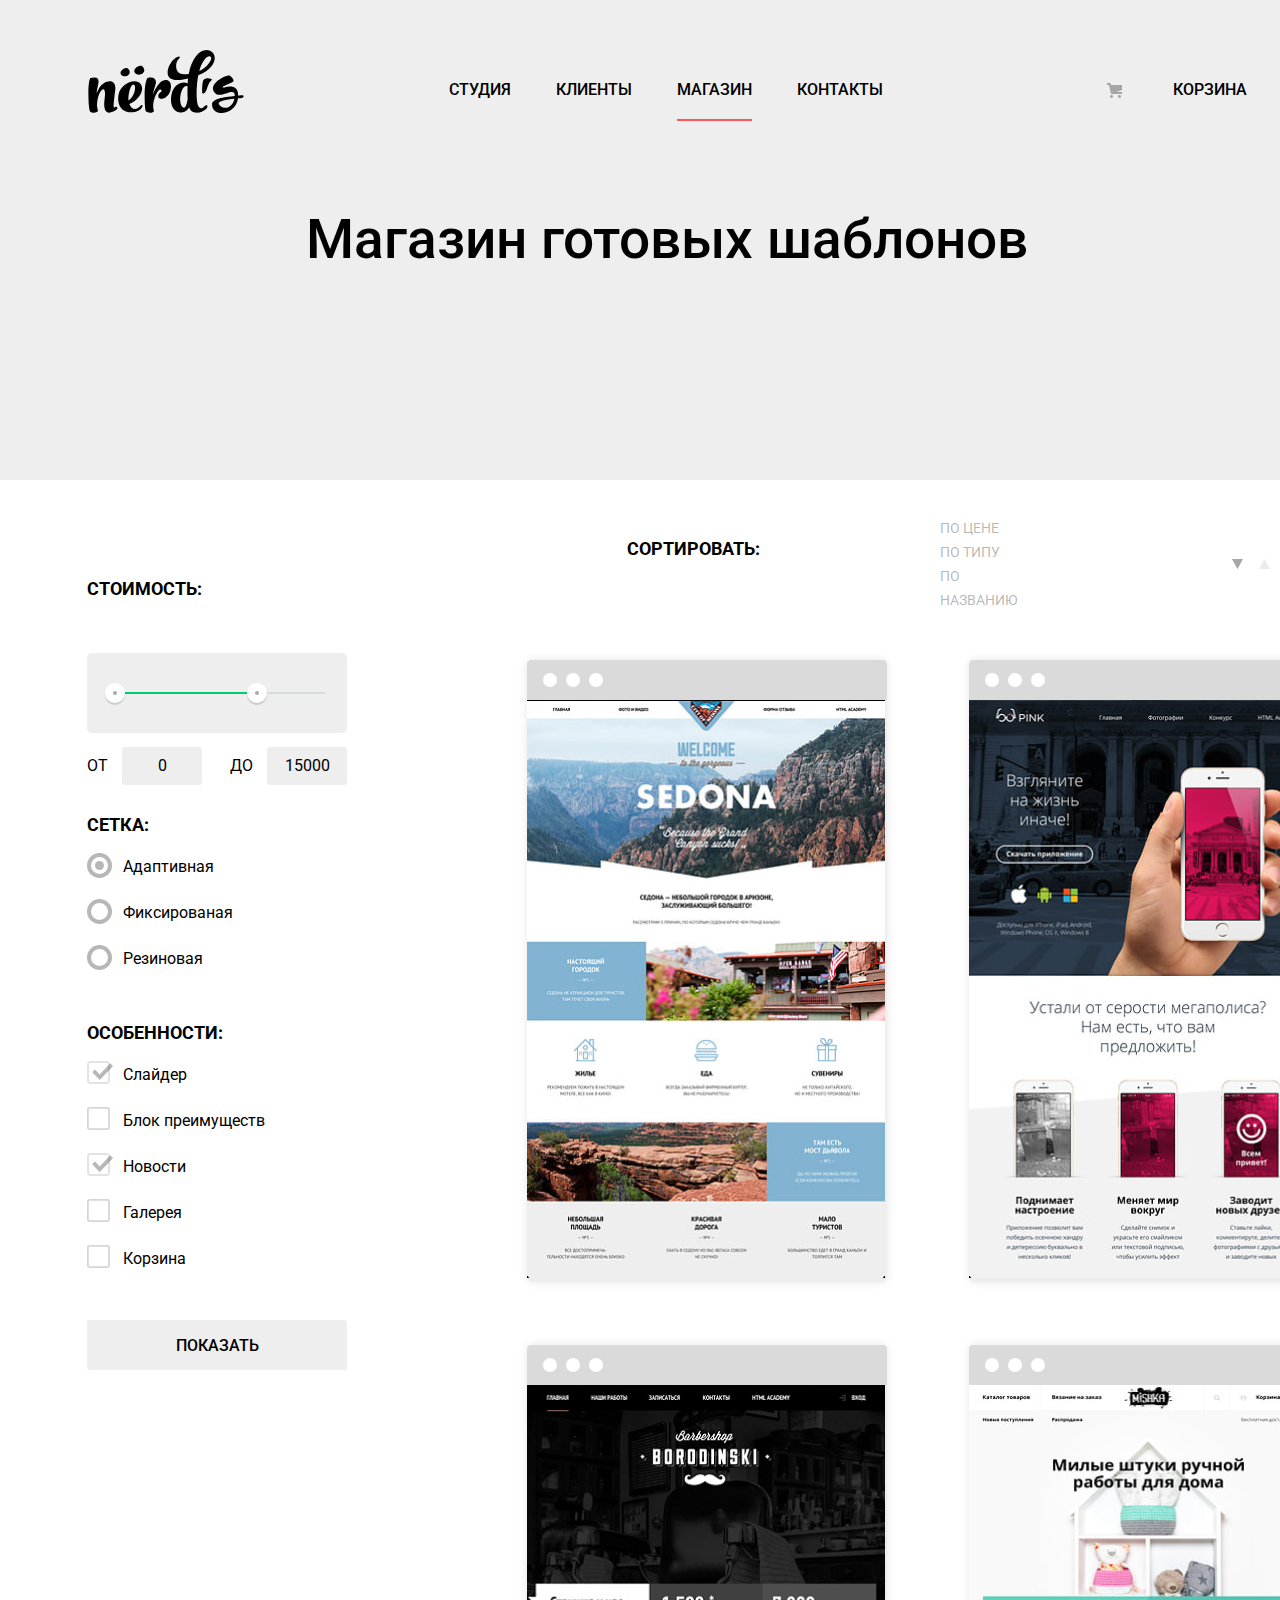
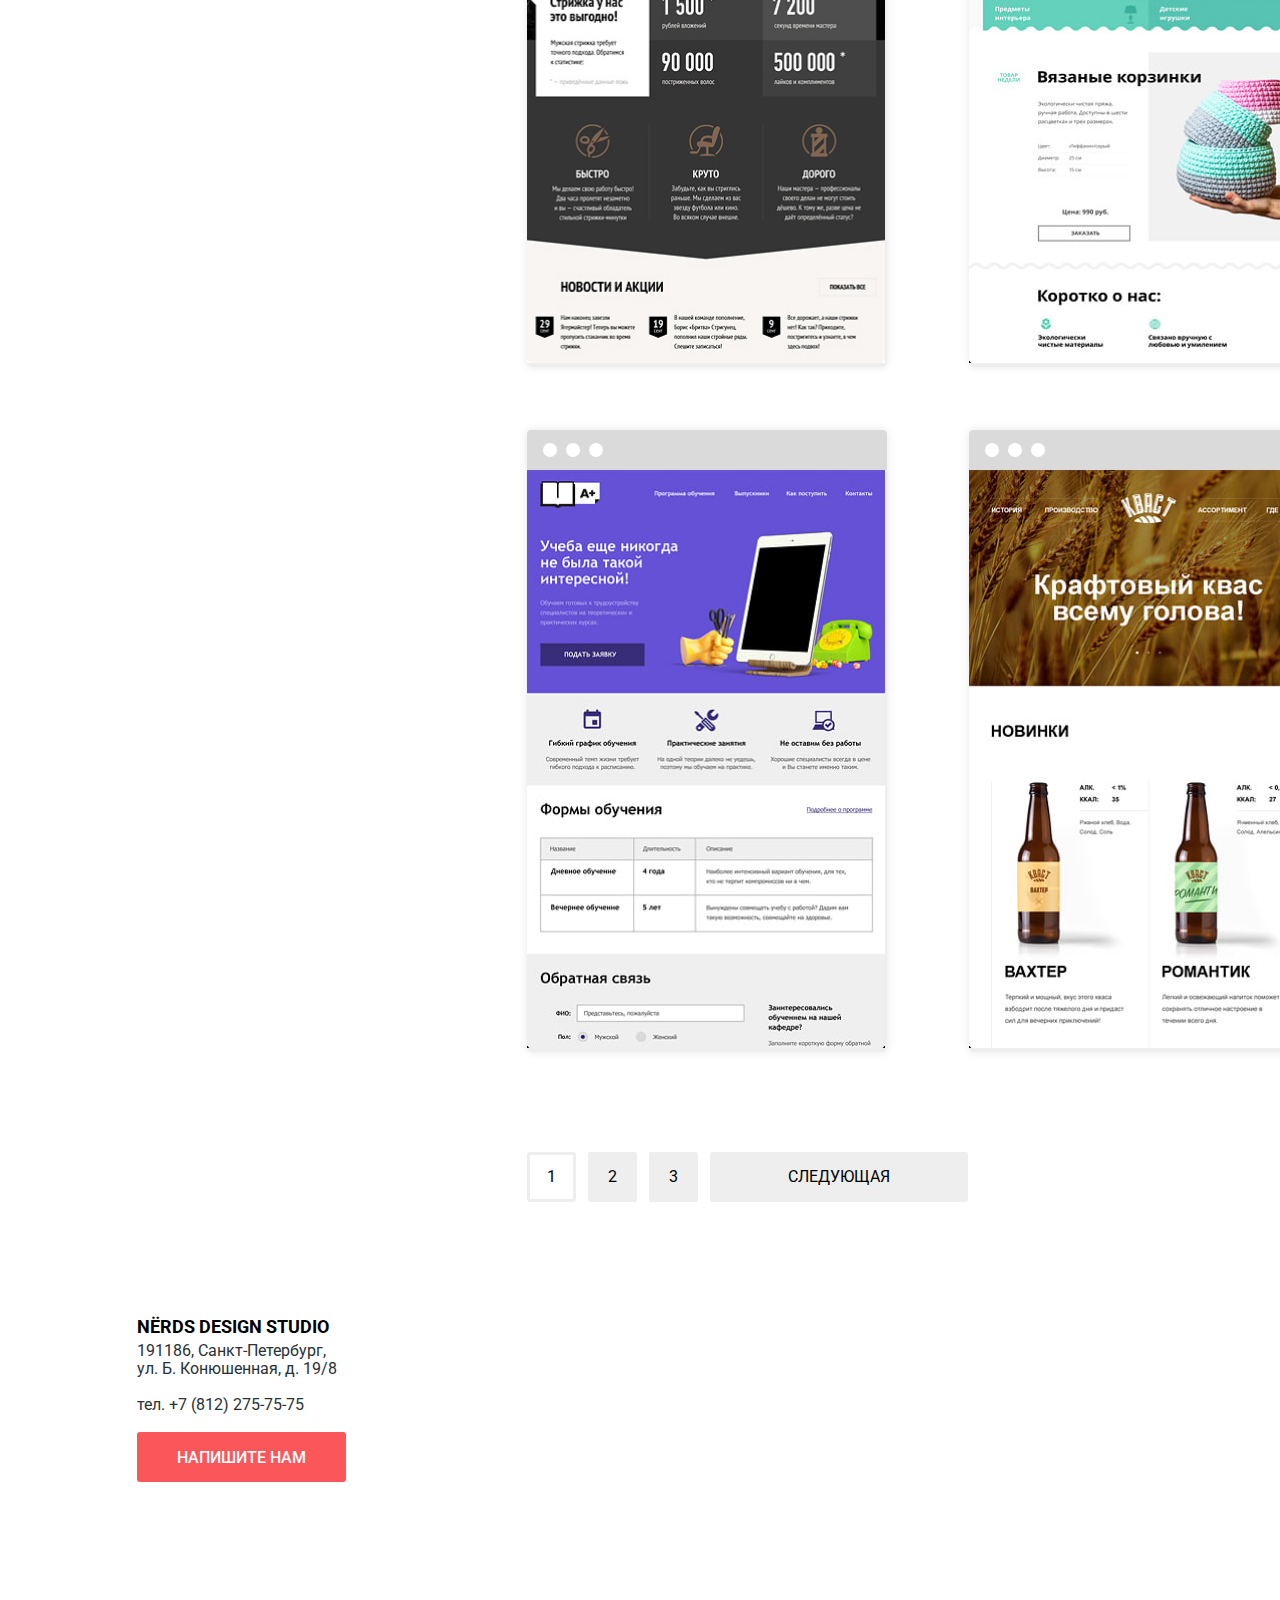
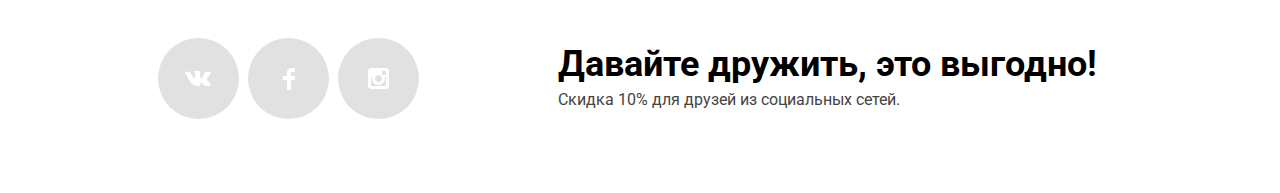
<file: catalog.html>
<!DOCTYPE html>
<html lang="en">
<head>
  <meta charset="utf-8">
  <title>NЁRDS DESIGN STUDIO</title>
  <link href="https://fonts.googleapis.com/css2?family=Roboto:ital,wght@0,400;0,500;0,700;1,400;1,500;1,700&display=swap" rel="stylesheet">
  <link rel="stylesheet" href="css/normalize.css">
  <link rel="stylesheet" href="css/style.css">
</head>
<body class="page-body">
<header class="main-header">
  <nav class="main-navigation">
    <div class="main-header-bar">
      <div class="main-navigation-wrapper">
        <a>
          <svg role="img" aria-label="Логотип NЁRDS" class="main-logo" width="160" height="66" viewBox="0 0 162 68" fill="none" xmlns="http://www.w3.org/2000/svg">
            <path fill-rule="evenodd" clip-rule="evenodd" d="M48.031 24.783C51.682 28.757 59.647 25.158 57.062 19.861C55.336 16.305 52.75 17.13 50.904 18.041C47.208 19.82 46.509 23.088 48.031 24.783ZM42.105 22.002C44.481 26.868 37.168 30.173 33.813 26.523C32.415 24.968 33.058 21.963 36.449 20.33C38.146 19.494 40.522 18.734 42.105 22.002ZM157.936 50.374C156.715 50.5332 155.442 50.6425 154.221 50.7474L154.179 50.751V50.807C151.764 68.171 127.991 71.038 127.4 57.406C127.131 51.239 138.993 49.456 150.798 48.318C151.007 42.9112 147.233 44.1234 142.648 45.5959C137.829 47.1437 132.115 48.979 129.19 43.717C124.171 34.692 143.822 25.779 145.918 27.615C152.271 33.1766 149.4 34.2063 144.727 35.8824L144.539 35.95C135.049 39.36 138.748 40.057 140.028 39.676C147.597 37.423 154.394 38.636 154.34 47.993C154.955 47.9419 155.557 47.9025 156.154 47.8634L156.154 47.8634C156.807 47.8207 157.452 47.7784 158.097 47.722C160.403 47.507 160.564 50.157 157.936 50.374ZM150.422 51.13C141.298 52.158 133.409 53.566 134.269 56.485C135.985 62.058 147.846 63.303 150.422 51.13ZM117.79 34.23C116.975 39.88 116.996 45.881 117.678 45.918C118.012 45.937 119.982 45.572 120.617 44.411C121.226 43.2934 121.794 41.7543 122.388 40.141L122.388 40.1409L122.388 40.1409L122.388 40.1408L122.388 40.1407L122.388 40.1406L122.388 40.1405C123.586 36.8907 124.895 33.3397 126.883 32.324C129.725 30.873 118.795 27.279 117.79 34.23ZM28.883 62.666C20.964 68.004 14.664 66.825 16.671 51.818C18.121 40.914 15.723 40.297 13.549 42.376C10.704 45.073 8.921 52.099 8.865 58.788C9.12323 60.3951 9.45828 61.9889 9.869 63.564C10.203 65.194 4.962 66.879 1.895 64.575C0.837 63.79 0 55.865 0 45.131C0 36.307 1.171 30.236 2.23 29.956C10.259 27.765 11.542 31.304 9.813 37.937C9.12537 40.5343 8.65871 43.1851 8.418 45.861C10.091 41.197 12.489 37.376 15.221 35.688C22.637 31.024 28.826 33.215 27.655 42.489C25.648 59.069 25.481 61.316 27.265 60.024C29.496 58.45 30.945 61.262 28.883 62.666ZM41.766 65.142C47.176 65.761 52.807 64.074 54.982 60.59C56.821 57.667 55.316 56.655 53.197 59.015C48.737 64.131 44.109 61.826 42.158 56.655L42.66 56.487C52.082 52.721 57.992 42.493 54.257 36.704C49.126 28.723 33.069 35.86 31.061 47.045C29.221 57.386 34.016 64.299 41.766 65.142ZM41.377 53.172C47.232 49.013 49.183 39.852 47.566 37.267C45.838 34.57 42.492 38.784 41.321 49.013C41.21 50.474 41.21 51.878 41.377 53.172ZM77.125 51.051C79.188 50.376 81.494 48.499 83.091 45.992C83.538 45.289 83.914 44.657 84.43 43.012C84.3675 43.2111 84.3915 43.1204 84.4509 42.8953C84.5588 42.4863 84.7839 41.6335 84.82 41.271C84.82 41.215 84.876 40.932 84.932 40.822C86.157 33.965 81.921 30.086 76.065 33.009C72.776 34.638 68.706 40.822 66.253 47.51C66.866 43.912 67.925 40.484 69.096 37.111C71.103 31.154 67.368 28.119 60.956 29.862C59.896 30.143 57.945 37.955 57.945 46.779C57.945 57.513 58.503 63.695 59.562 64.483C62.628 66.843 68.092 65.101 67.535 63.527C67.3189 62.9291 67.1554 62.3284 66.9926 61.7303L66.977 61.673C66.977 61.504 66.977 61.335 66.922 61.167C65.861 54.196 69.933 44.532 73.278 41.946C74.17 41.215 75.396 41.721 75.564 43.632C72.832 44.981 71.94 47.342 71.94 48.353C71.94 51.107 74.727 51.781 77.125 51.051Z" fill="black"/>
            <path fill-rule="evenodd" clip-rule="evenodd" d="M113.207 27.161C112.726 29.6539 112.354 32.1666 112.092 34.692C111.033 44.752 111.48 53.688 112.705 57.678C113.431 59.815 116.162 62.624 118.783 59.701C121.626 56.498 124.75 58.352 120.957 62.117C118.617 64.422 114.268 65.995 109.918 65.545C106.795 65.152 104.9 63.13 103.784 60.04C103.34 60.938 102.837 61.725 102.224 62.342C100.105 64.535 97.539 65.772 94.25 65.434C87.613 64.704 83.712 57.511 85.551 47.281C87.503 36.49 96.87 32.556 102.279 35.424C102.391 34.075 102.502 32.725 102.614 31.32C102.642 31.1795 102.655 31.039 102.669 30.8985C102.683 30.758 102.697 30.6175 102.724 30.477C101.079 30.8387 99.424 31.1575 97.762 31.433C73.787 35.423 82.04 15.864 87.894 10.75C94.53 5.017 95.254 8.895 93.191 10.188C89.511 12.548 87.894 26.093 98.432 26.093C100.161 26.093 101.778 25.981 103.394 25.812C106.685 7.49 116.665 -1.391 124.75 1.532C133.726 4.792 132.779 19.067 113.207 27.161ZM102.279 51.554C102.055 48.012 102.055 44.022 102.112 39.918C102.112 39.6576 102.127 39.3974 102.141 39.1449C102.155 38.9068 102.168 38.6754 102.168 38.457C98.822 36.939 95.533 42.11 94.695 49.249C93.749 57.622 97.483 62.062 99.603 60.04C101.22 58.409 102.056 53.237 102.279 51.554ZM126.365 8.389C124.581 5.747 118.058 8.951 114.267 22.721C123.802 18.167 127.593 10.299 126.365 8.389Z" fill="black"/>
          </svg>
        </a>
        <ul class="navigation-list">
          <li class="navigation-item"><a class="navigation-link" href="#">Студия</a></li>
          <li class="navigation-item"><a class="navigation-link" href="#">Клиенты</a></li>
          <li class="navigation-item navigation-item-current"><a class="navigation-link">Магазин</a></li>
          <li class="navigation-item"><a class="navigation-link" href="#">Контакты</a></li>
        </ul>
        <a class="navigation-link cart-link" href="#">Корзина</a>
      </div>
    </div>
  </nav>
</header>
<!--Главный контент-->
<main class="page-catalog container ">
  <div class="main-title-container">
    <div class="main-title-wrapper">
      <h1 class="main-title">Магазин готовых шаблонов</h1>
    </div>
  </div>
    <h2 class="visually-hidden">Шаблоны</h2>
    <div class="sort-container">
        <h3 class="sort-list">Сортировать:</h3>
        <ul class="sort-type">
          <li class="field-item">
            <a class="field-link field-link- active" href="#">По цене</a>
          </li>
          <li class="field-item">
            <a class="field-link " href="#">По типу</a>
          </li>
          <li class="field-item">
            <a class="field-link" href="#">По названию</a>
          </li>
        </ul>
      <div class="sort-range">
        <a class="sort-button sort-button-active" href="#">
          <div class="visually-hidden">По убыванию</div>
          <svg width="11" height="10" viewBox="0 0 11 10" fill="none" xmlns="http://www.w3.org/2000/svg">
            <path class="sort-icon" d="M5.5 10L0 0H11" fill="#A6A6A6"/>
          </svg>
        </a>
        <a class="sort-button" href="#">
          <div class="visually-hidden">По возрастанию</div>
          <svg width="11" height="10" viewBox="0 0 11 10" fill="none" xmlns="http://www.w3.org/2000/svg">
            <path class="sort-icon" d="M5.5 0L0 10H11L5.5 0Z" fill="#A6A6A6"/>
          </svg>
        </a>
      </div>
    </div>
  <div class="index-columns">
  <section class="sidebar">
    <form class="filters" method="get" action="https://echo.htmlacademy.ru/">
      <fieldset class=" sidebar-fieldset sidebar-price">
          <legend class="sidebar-legend">Стоимость:</legend>
        <div class="range-filter">
          <div class="range-controls">
            <div class="scale">
              <div class="bar" style="width: 70%;"></div>
            </div>
          <div class="toggle toggle-min" tabindex="0" style="left:0px"></div>
          <div class="toggle toggle-max" tabindex="0" style="left:160px"></div>
          </div>
          <div class="price-controls">
            <label class="min-price">
              от <input type="text" name="min-price" value="0">
            </label>
            <label class="max-price">
              до <input type="text" name="max-price" value="15000">
            </label>
          </div>
        </div>
      </fieldset>
      <fieldset class="  sidebar-fieldset sidebar-grid">
        <legend class="sidebar-legend">Сетка:</legend>
        <ul class="sidebar-list">
          <li class="sidebar-option sidebar-radio" >
            <input class="visually-hidden sidebar-input-radio" type="radio" name="layout-filter" value="Адаптивная" id="layout-filter-adaptive" checked="checked">
            <label for="layout-filter-adaptive">Адаптивная</label>
          </li>
          <li  class="sidebar-option sidebar-radio">
            <input class="visually-hidden sidebar-input-radio" type="radio" name="layout-filter" value="Фиксированая" id="layout-filter-fix">
            <label for="layout-filter-fix">Фиксированая</label>
          </li>
          <li  class="sidebar-option sidebar-radio">
            <input class="visually-hidden sidebar-input-radio"  type="radio" name="layout-filter" value="Резиновая" id="layout-filter-rubber">
            <label for="layout-filter-rubber">Резиновая</label>
          </li>
        </ul>
      </fieldset>
      <fieldset class=" sidebar-fieldset sidebar-features">
        <legend class="sidebar-legend">Особенности:</legend>
        <ul class="sidebar-list">
          <li class="sidebar-option sidebar-checkbox">
            <input class="visually-hidden sidebar-input-checkbox" type="checkbox" name="checkbox-slider" id="checkbox-features-slider" checked="checked">
            <label for="checkbox-features-slider">Слайдер</label>
          </li>
          <li class="sidebar-option sidebar-checkbox">
            <input class="visually-hidden sidebar-input-checkbox" type="checkbox" name="checkbox-features" id="checkbox-features-block" value="Блок преимуществ">
            <label for="checkbox-features-block">Блок преимуществ</label>
          </li>
          <li class="sidebar-option sidebar-checkbox">
            <input  class="visually-hidden sidebar-input-checkbox" type="checkbox" name="checkbox-news" id="checkbox-features-news"  value="Новости" checked="checked">
            <label for="checkbox-features-news">Новости</label>
          </li>
          <li class="sidebar-option sidebar-checkbox">
            <input  class="visually-hidden sidebar-input-checkbox" type="checkbox" name="checkbox-gallery" id="checkbox-features-gallery" value="Галерея">
            <label for="checkbox-features-gallery">Галерея</label>
          </li>
          <li class="sidebar-option sidebar-checkbox">
            <input class="visually-hidden sidebar-input-checkbox" type="checkbox" name="checkbox-cart" id="checkbox-features-cart" value="Корзина">
            <label for=checkbox-features-cart>Корзина</label>
          </li>
        </ul>
      </fieldset>
      <button class="button filter-button" type="submit" aria-label="Применить фильтры">Показать</button>
    </form>
  </section>
    <!--Блок с фильтрами карточек-->
  <section class="items">
      <ul class="cart-catalog">
        <li class="cart-item">
          <article>
            <img src="img/sedona.jpg" width="358" height="578" alt="Седона">
            <div class="cart-description">
              <h3 class="cart-title"><a href="#">SEDONA</a></h3>
              <p class="cart-text">Информационный сайт<br>для туристов</p>
              <a class="button price-button" href="#">9900 ₽</a>
            </div>
          </article>
        </li>
        <li class="cart-item">
          <article>
            <img src="img/pink.jpg" width="358" height="578" alt="PINK">
            <div class="cart-description">
              <h3 class="cart-title"><a href="#">Pink App</a></h3>
              <p class="cart-text">Продуктовый лендинг приложения для iOS и&nbsp;Android</p>
              <a class="button price-button" href="#">9900 ₽</a>
            </div>
          </article>
        </li>
        <li class="cart-item">
          <article>
            <img src="img/barbershop.jpg" width="358" height="578" alt="Barber Shop">
            <div class="cart-description">
              <h3 class="cart-title"><a href="#">BarberShop</a></h3>
              <p class="cart-text">Сайт салона красоты.<br>Для мужчин, да.</p>
              <a class="button price-button" href="#">9900 ₽</a>
            </div>
          </article>
        </li>
        <li class="cart-item">
          <article>
            <img src="img/mishka.jpg" width="358" height="578" alt="Mishka">
            <div class="cart-description">
              <h3 class="cart-title"><a href="#">MISHKA</a></h3>
              <p class="cart-text">Интернет-магазин<br>вязаных игрушек</p>
              <a class="button price-button" href="#">9900 ₽</a>
            </div>
          </article>
        </li>
        <li class="cart-item">
          <article>
            <img src="img/training.jpg" width="358" height="578" alt="A-plus">
            <div class="cart-description">
              <h3 class="cart-title"><a href="#">A-plus</a></h3>
              <p class="cart-text">Лендинг курсов повышения квалификации</p>
              <a class="button price-button" href="#">9900 ₽</a>
            </div>
          </article>
        </li>
        <li class="cart-item">
          <article>
            <img src="img/brew.jpg" width="358" height="578" alt="Kvas">
            <div class="cart-description">
              <h3 class="cart-title"><a href="#">Kvas</a></h3>
              <p class="cart-text">Промо-сайт производителя крафтового кваса</p>
              <a class="button price-button" href="#">9900 ₽</a>
            </div>
          </article>
        </li>
      </ul>
    <div class="pagination">
      <ul class="pagination-list">
        <li class="pagination-item"><a class="pagination-link pagination-link-current" href="#">1</a></li>
        <li class="pagination-item"><a class="pagination-link" href="#">2</a></li>
        <li class="pagination-item"><a class="pagination-link" href="#">3</a></li>
        <li class="pagination-item"><a class="pagination-link pagination-next" href="#">Следующая</a></li>
      </ul>
    </div>
  </section>
  </div>
  <!--Здесь будет карта-->
</main>
<footer class="main-footer">
  <div class="contacts">
    <div class="contacts-wrapper">
      <article class="business-card">
        <h3 class="visually-hidden">Визитная карточка</h3> <!--скрытый заголовок-->
        <strong class="business-card-caption">NЁRDS DESIGN STUDIO</strong>
        <p class="business-card-text">191186, Санкт-Петербург,<br>ул. Б. Конюшенная, д. 19/8</p>
        <p class="business-card-text"><a class="contacts-phone" href="tel:+78122757575">тел. +7 (812) 275-75-75</a></p>
        <a class="button feedback-button" href="#">Напишите нам</a>
      </article>
    </div>

  </div>
  <div class="social">
    <div class="social-wrapper">
      <div class="text-container">
        <strong class="social-caption">Давайте дружить, это выгодно!</strong>
        <p class="social-text">Скидка 10% для друзей из социальных сетей.</p>
      </div>
      <ul class="social-list">
        <li class="social-item">
          <a class="social-button social-button-vkontakte" href="#">
            <span class="visually-hidden">Вконтакте</span>
          </a>
        </li>
        <li class="social-item">
          <a class="social-button social-button-facebook" href="#">
            <span class="visually-hidden">Facebook</span>
          </a>
        </li>
        <li class="social-item">
          <a class="social-button social-button-instagram" href="#">
            <span class="visually-hidden">Instagram</span>
          </a>
        </li>
      </ul>
    </div>
  </div>
</footer>


<!--Скрытые части-->
<section class="modal modal-feedback">
  <h2 class="modal-title">Напишите нам</h2>
  <form class="feedback-form" action="post" name="feedback-form">
    <div class="modal-half-container">
      <label class="form-label" for="name-field">Ваше имя:</label>
      <input class="modal-input" type="text" required id="name-field" name="name" placeholder="Имя Фамилия">
    </div>
    <div class="modal-half-container">
      <label class="form-label" for="email-field">Ваш email:</label>
      <input class="modal-input" type="email" required id="email-field" name="email" placeholder="email@example.com">
    </div>
    <div class="modal-alone-container">
      <label class="form-label" for="message-field">Текст письма:</label>
      <textarea class="modal-input" name="message" required id="message-field" cols="62" rows="6" placeholder="В свободной форме"></textarea>
    </div>
    <button class="button modal-submit" type="submit">Отправить</button>
    <button class="modal-close" type="button" aria-label="Закрыть"></button>
  </form>
</section>


</body>
</html>
</file>
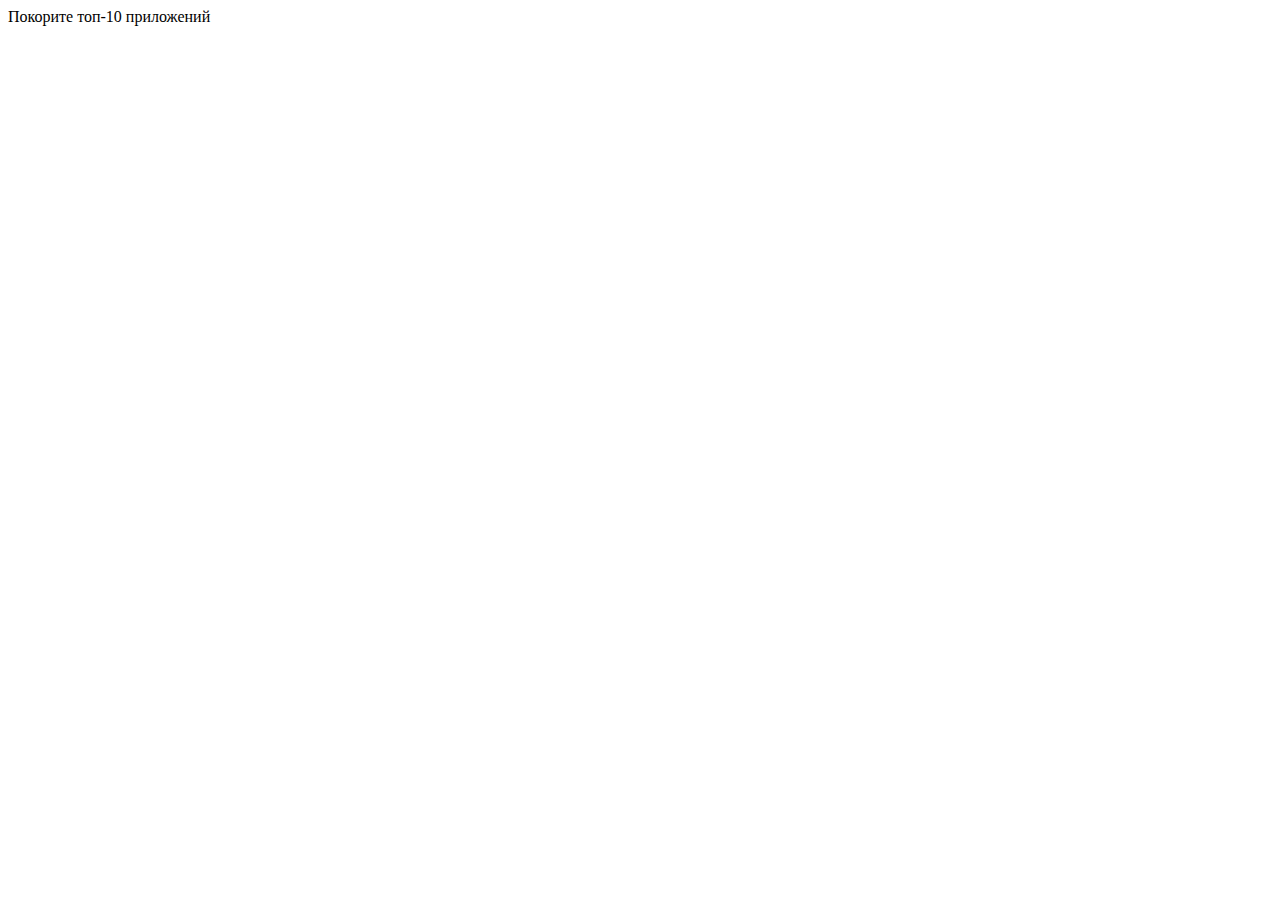
<file: 5/blank.html>
<!DOCTYPE html>
<html lang="en">
<head>
    <meta charset="UTF-8">
    <title>blank</title>
  <base href="https://htmlacademy-htmlcss.github.io/1713183-nerds-30/5/">
</head>
<body>
 <header>
   <nav>
     Покорите топ-10 приложений
   </nav>

 </header>
<footer>

</footer>

</body>
</html>
</file>
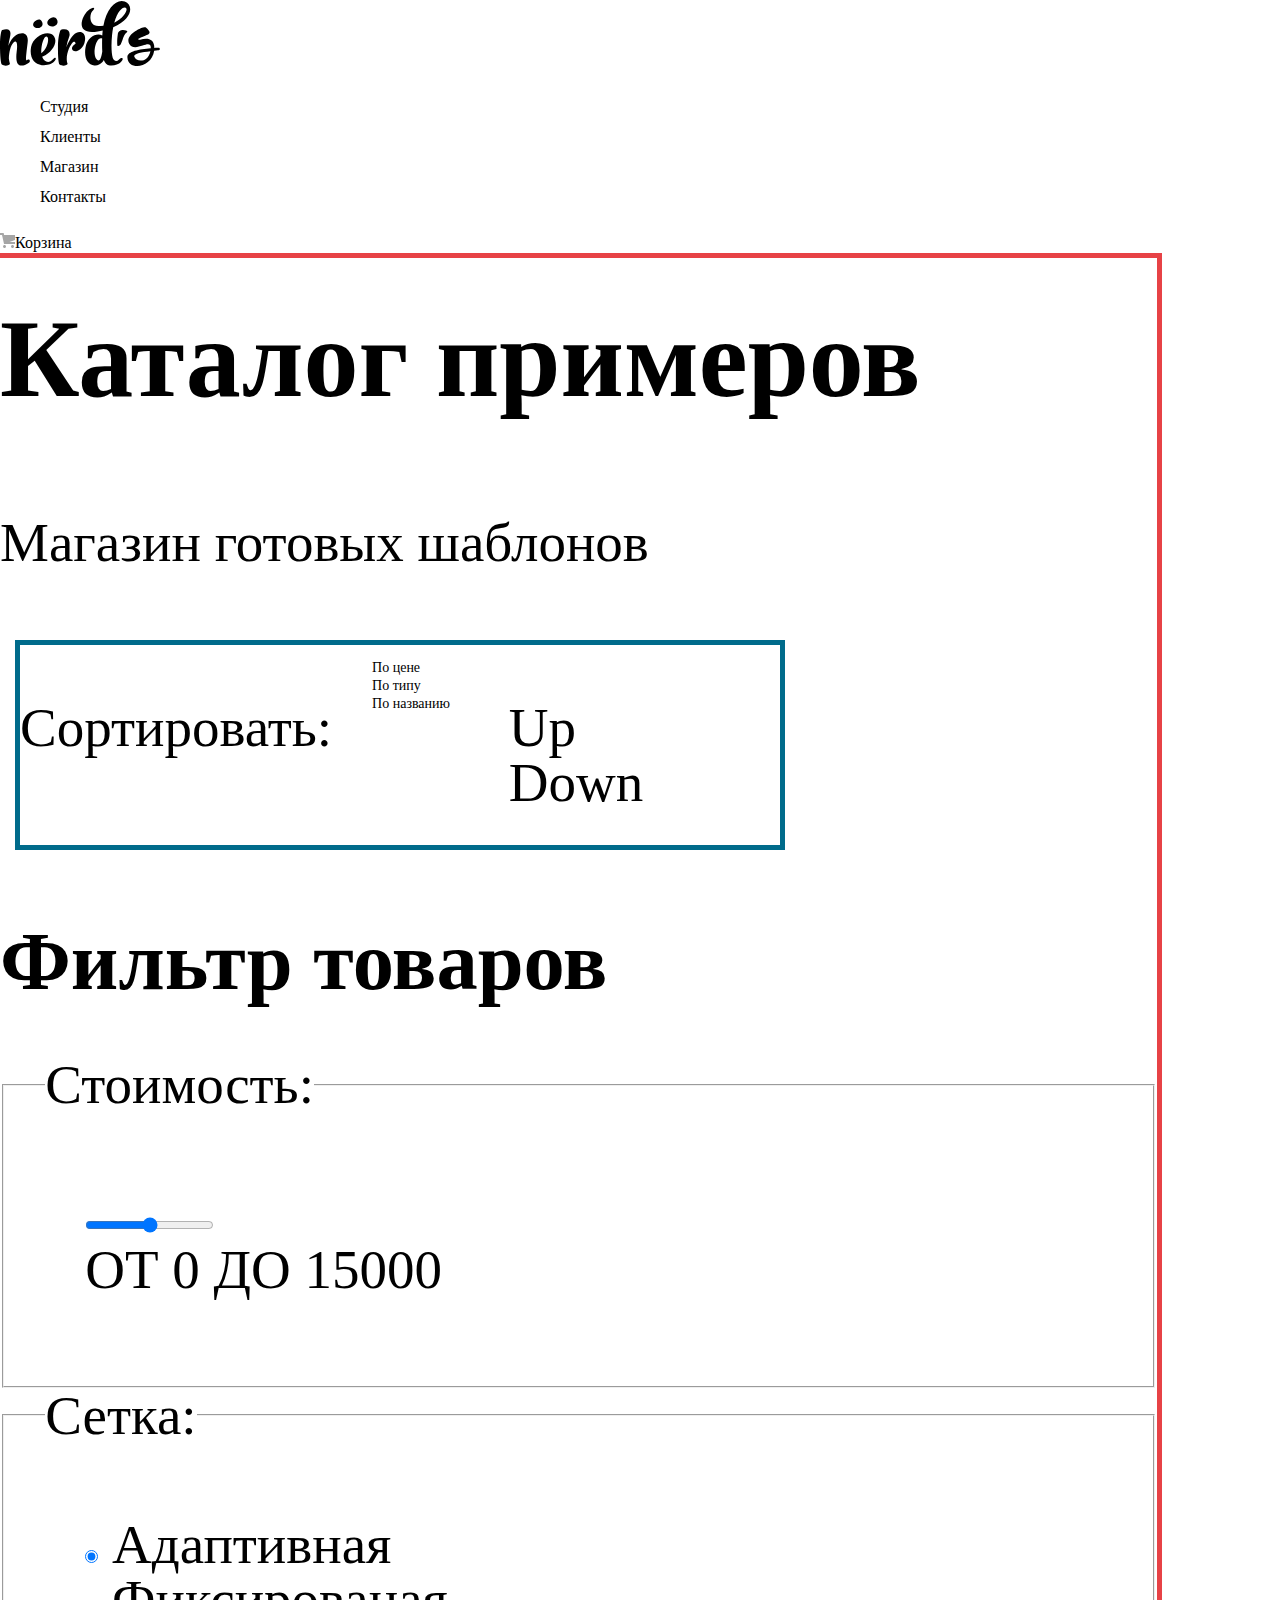
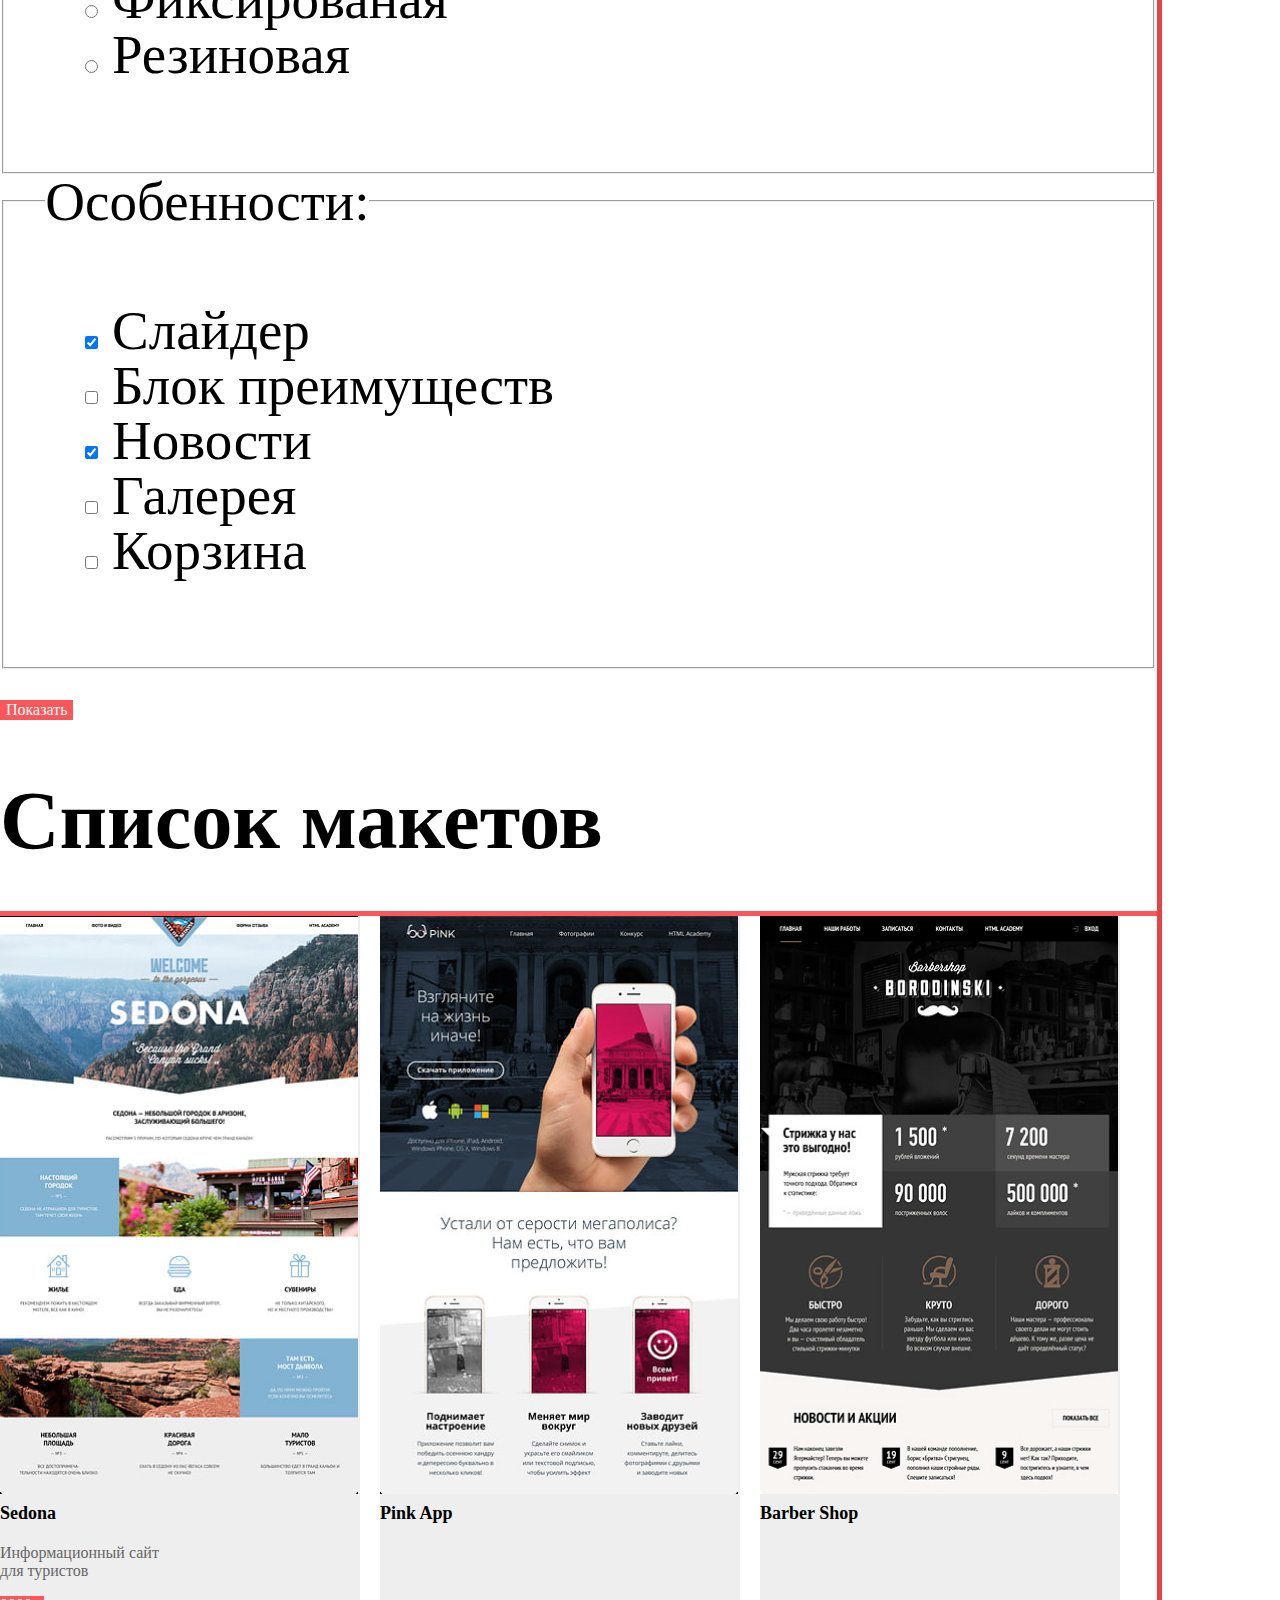
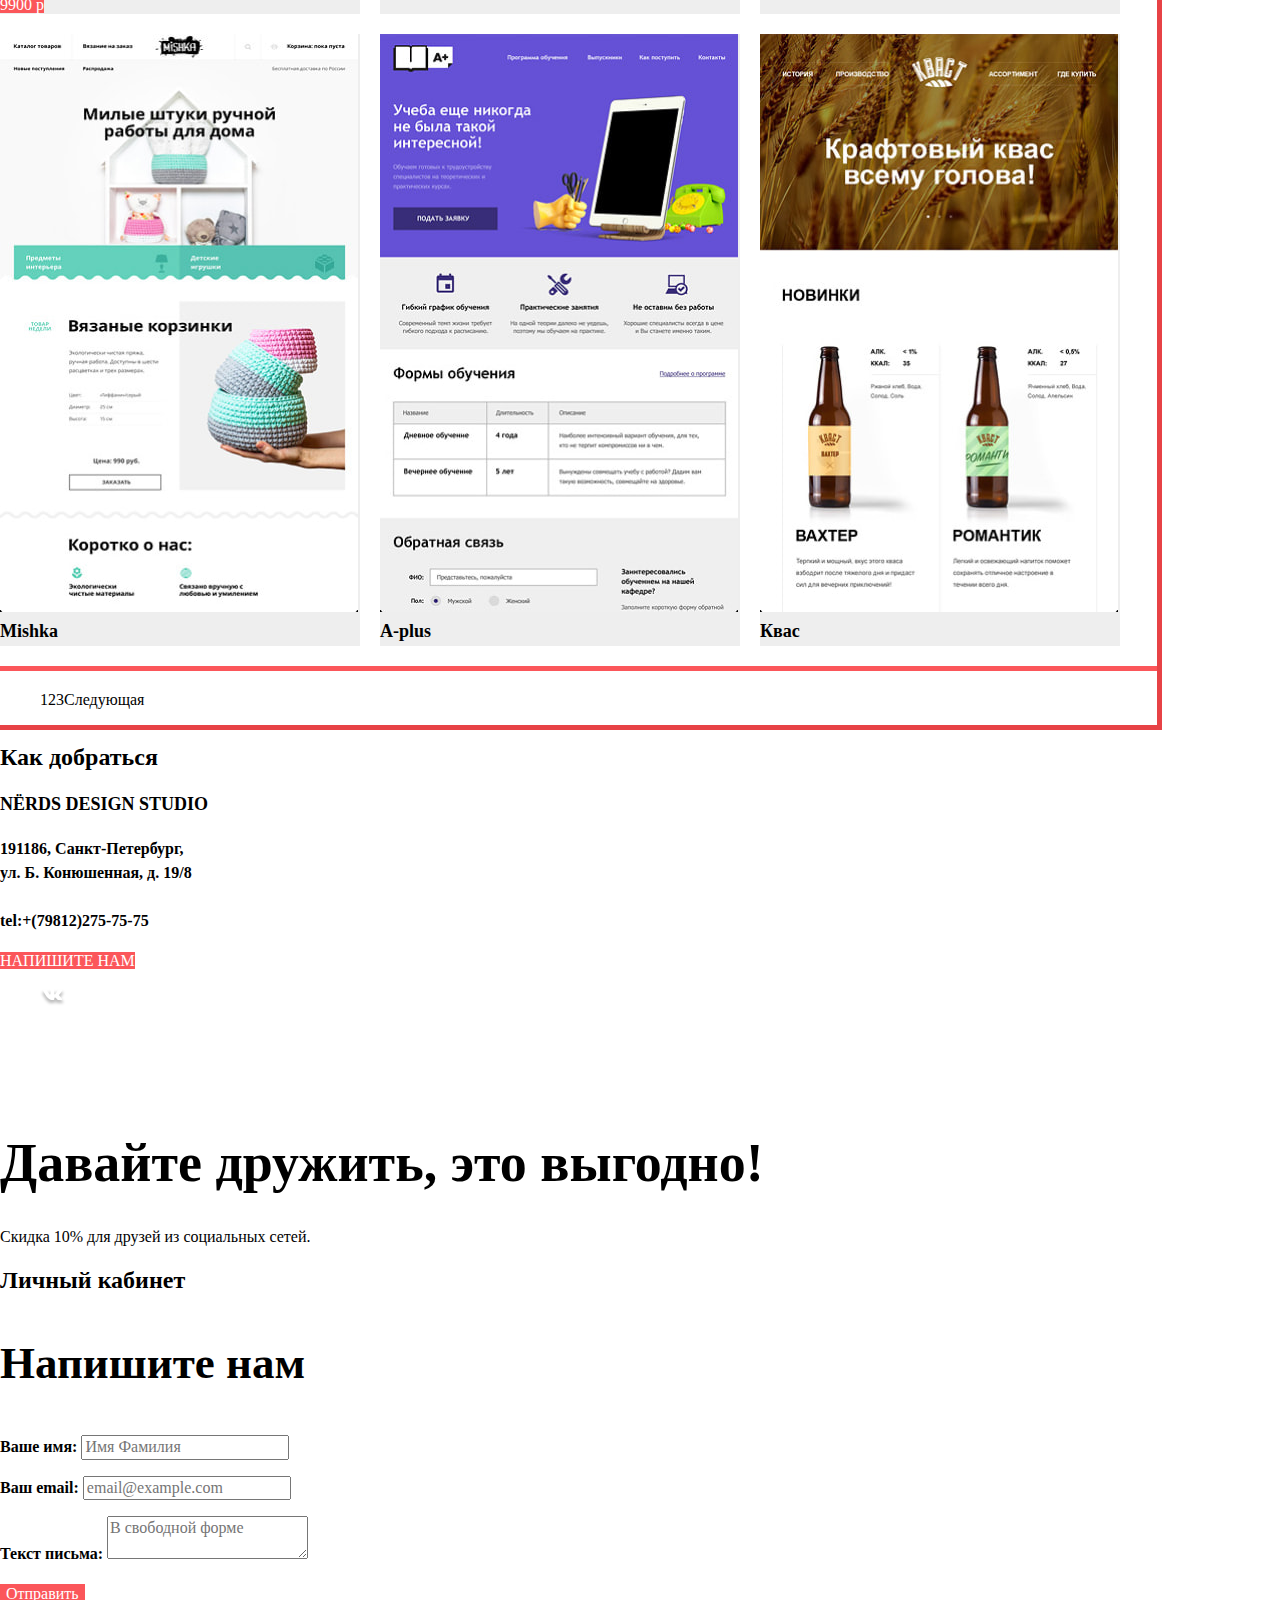
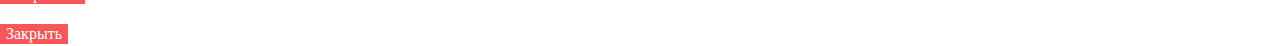
<file: 5/catalog.html>
<!DOCTYPE html>
<html lang="en">
<head>
  <meta charset="utf-8">
  <title>HTML Academy: Нёрдс</title>
  <link href="https://fonts.googleapis.com/css2?family=Roboto:wght@400;700&display=swap" rel="stylesheet">
  <link rel="stylesheet" href="css/normalize.css">
  <link rel="stylesheet" href="css/style.css">
  <base href="https://htmlacademy-htmlcss.github.io/1713183-nerds-30/5/">
</head>
<body class="page-body">
<header class="header-main">
  <div class="container">
      <nav class="main-navigation">
        <a class="main-header-logo" href="index.html">
          <img src="img/nerds-logo.svg" width="160" height="65" alt="Логотип Нёрдс">
        </a>
        <ul class="site-navigation">
          <li><a class="site-navigation-link" href="index.html">Студия</a></li>
          <li><a class="site-navigation-link" href="#">Клиенты</a></li>
          <li><a class="site-navigation-link">Магазин</a></li>
          <li><a class="site-navigation-link" href="#">Контакты</a></li>
        </ul>
        <a class="cart-link" href="#"><img src="img/cart-icon.svg" alt="Корзина">Корзина</a>
      </nav>
  </div>
</header>
<!--Главный контент-->
<main class="page-catalog">
  <h1>Каталог примеров</h1>
  <p class="catalog-title">Магазин готовых шаблонов</p>
  <div class="sort-cards">
    <section class="sort">
      <div class="sort-field-grid">
        <p>Сортировать:</p>
        <ul class="field-type">
          <li class="field-item field-curent"><a href="#">По цене</a></li>
          <li class="field-item"><a href="#">По типу</a></li>
          <li class="field-item"><a href="#">По названию</a></li>
        </ul>
        <ul class="field-direct">
          <li class="direct direct-curent"><a href="#">Up</a></li>
          <li class="direct"><a href="#">Down</a></li>
        </ul>
      </div>
    </section>
  </div>
  <div class="index-columns">
  <section class="sidebar">
    <h2>Фильтр товаров</h2>
    <form method="get" action="index.html">
      <fieldset class="sidebar-price">
        <legend>Стоимость:</legend>
        <ul>
          <li>
            <input class="sidebar-item" type="range" min="1" max="15000" step="500" value="7500">
          </li>
            <li class="sidebar-widget">
              <a href="blank.html">ОТ 0</a>
              <a href="blank.html">ДО 15000</a>
            </li>
        </ul>
      </fieldset>

      <fieldset class="sidebar-grid">
        <legend>Сетка:</legend>
        <ul>
          <li>
            <input type="radio" name="grid" value="Адаптивная" id="filter-adaptive" checked>
            <label for="filter-adaptive">Адаптивная</label>
          </li>
          <li>
            <input type="radio" name="grid" value="Фиксированая" id="filter-Fixed">
            <label for="filter-Fixed">Фиксированая</label>
          </li>
          <li>
            <input type="radio" name="grid" value="Резиновая" id="filter-Rubber-band">
            <label for="filter-Rubber-band">Резиновая</label>
          </li>
        </ul>
      </fieldset>



      <fieldset class="sidebar-features">
        <legend>Особенности:</legend>
        <ul>
          <li>
            <input type="checkbox" name="Слайдер" id="filter-Слайдер" checked>
            <label for="filter-Слайдер">Слайдер</label>
          </li>
          <li>
            <input type="checkbox" name="Блок преимуществ" id="filter-Блок преимуществ">
            <label for="filter-Блок преимуществ">Блок преимуществ</label>
          </li>
          <li>
            <input type="checkbox" name="Новости" id="filter-Новости" checked>
            <label for="filter-Новости">Новости</label>
          </li>
          <li>
            <input type="checkbox" name="Галерея" id="filter-Галерея">
            <label for="filter-Галерея">Галерея</label>
          </li>
          <li>
            <input type="checkbox" name="Корзина" id="filter-Корзина">
            <label for="filter-Корзина">Корзина</label>
          </li>
        </ul>
      </fieldset>
      <button class="button" type="submit">Показать</button>
    </form>
  </section>
    <!--Блок с фильтрами карточек-->
  <section class="items">
    <h2>Список макетов</h2>
    <div class="grid-cards">
      <ul class="cart-catalog">
        <li class="cart-item">
          <img src="img/sedona.jpg" width="358" height="578" alt="Седона">
          <div>
            <a class="cart-name" href="#">Sedona</a>
            <p>Информационный сайт<br>
              для туристов</p>
            <a class="button" href="#">9900 р</a>
          </div>
        </li>
        <li class="cart-item">
          <img src="img/pink.jpg" width="358" height="578" alt="PINK">
          <a class="cart-name" href="#">Pink App</a>
        </li>
        <li class="cart-item">
          <img src="img/barbershop.jpg" width="358" height="578" alt="Barber Shop">
          <a class="cart-name" href="#">Barber Shop</a>
        </li>
        <li class="cart-item">
          <img src="img/mishka.jpg" width="358" height="578" alt="Mishka">
          <a class="cart-name" href="#">Mishka</a>
        </li>
        <li class="cart-item">
          <img src="img/training.jpg" width="358" height="578" alt="A-plus">
          <a class="cart-name" href="#">A-plus</a>
        </li>
        <li class="cart-item">
          <img src="img/brew.jpg" width="358" height="578" alt="Kvas">
          <a class="cart-name" href="#">Квас</a>
        </li>
      </ul>
      </div>

    <ul class="paggination-list">
      <li class="paggination-item"><a>1</a></li>
      <li class="paggination-item"><a href="#">2</a></li>
      <li class="paggination-item paggination-curent"><a href="#">3</a></li>
      <li class="paggination-item"><a href="#">Следующая</a></li>
    </ul>
  </section>
  </div>
  <!--Здесь будет карта-->
</main>

<footer class="main-footer">
  <section class="contacts">
    <h2>Как добраться</h2>
    <p class="contacts-title">NЁRDS DESIGN STUDIO</p>
    <p class="contacts-tex">
      191186, Санкт-Петербург,<br>
      ул. Б. Конюшенная, д. 19/8<br>
      <br>
      tel:+(79812)275-75-75
    </p>
    <a class="button" href="#">НАПИШИТЕ НАМ</a>
  </section>

  <section class="footer-social">
    <ul>
      <li>
        <a href="https://vk.com"><div><img src="img/vk.svg" width="26" height="15" alt="Вконтакте"></div></a>
      </li>
      <li>
        <a href="https://vk.com"><div><img src="img/fb.svg" width="26" height="15" alt="Фейсбук"></div></a>
      </li>
      <li>
        <a href="https://vk.com"><div><img src="img/insta.svg" width="26" height="15" alt="Инстраграмм"></div></a>
      </li>
    </ul>
  </section>
  <section class="footer-slogan">
    <h2>Давайте дружить, это выгодно!</h2>
    <p class="footer-item">Скидка 10% для друзей из социальных сетей.</p>
  </section>
 </footer>

<!--Скрытые части-->
<section class="modal">
  <h2>Личный кабинет</h2>
  <p class="modal-description">Напишите нам</p>
  <form class="login-form" action="blank.html" method="post">
    <p>
      <label class="name" for="name-name">Ваше имя:</label>
      <input id="name-name" type="text" name="name" placeholder="Имя Фамилия" />
    </p>
    <p>
      <label class="email" for="name-email">Ваш email:</label>
      <input id="name-email" type="email" name="email" placeholder="email@example.com" />
    </p>
    <p>
      <label class="coment" for="coment-coment">Текст письма:
        <textarea id="coment-coment" name="coment" placeholder="В свободной форме"></textarea>
      </label>
    </p>
    <p>
      <button class="button" type="submit">Отправить</button>
  </form>
  <button class="modal-close" type="button">Закрыть</button>
</section>


</body>
</html>
</file>
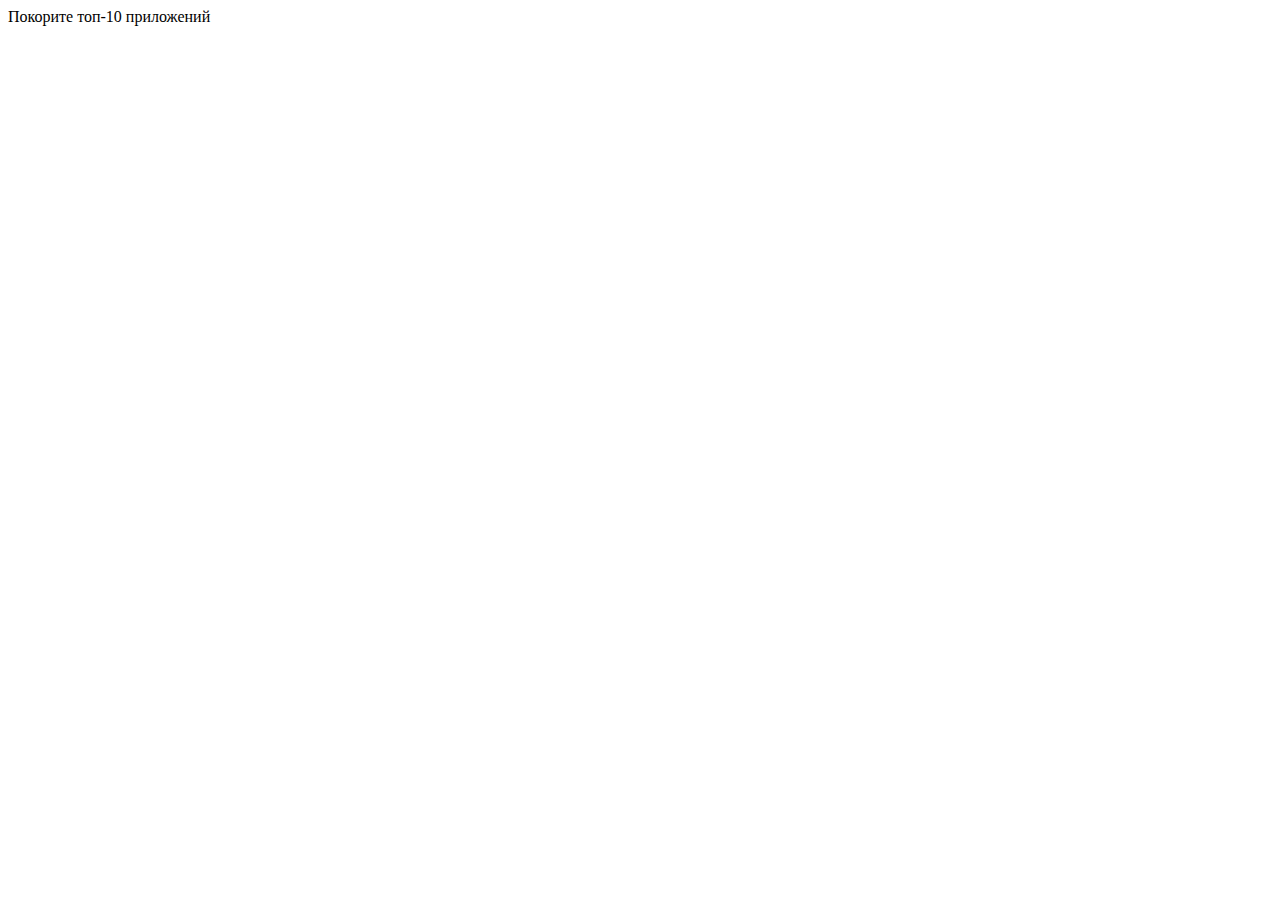
<file: 7/blank.html>
<!DOCTYPE html>
<html lang="en">
<head>
    <meta charset="UTF-8">
    <title>blank</title>
  <base href="https://htmlacademy-htmlcss.github.io/1713183-nerds-30/7/">
</head>
<body>
 <header>
   <nav>
     Покорите топ-10 приложений
   </nav>

 </header>
<footer>

</footer>

</body>
</html>
</file>
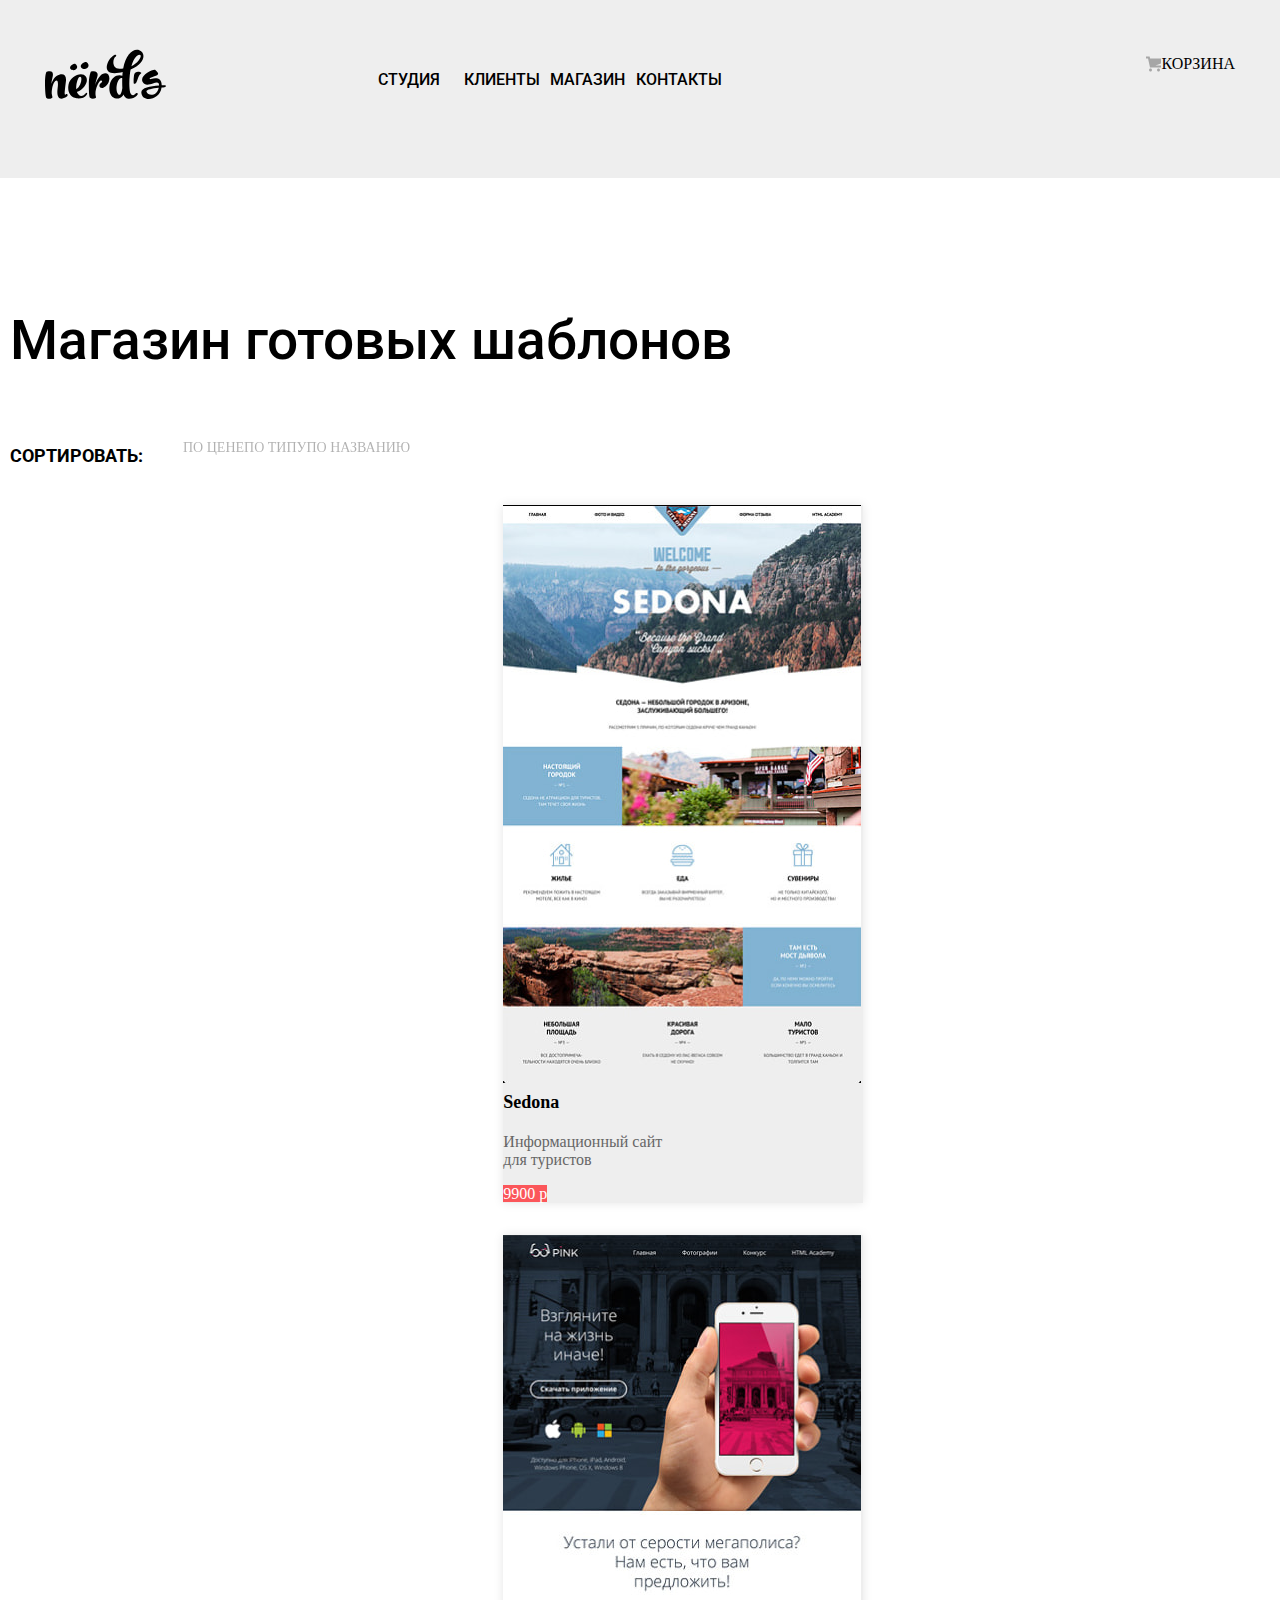
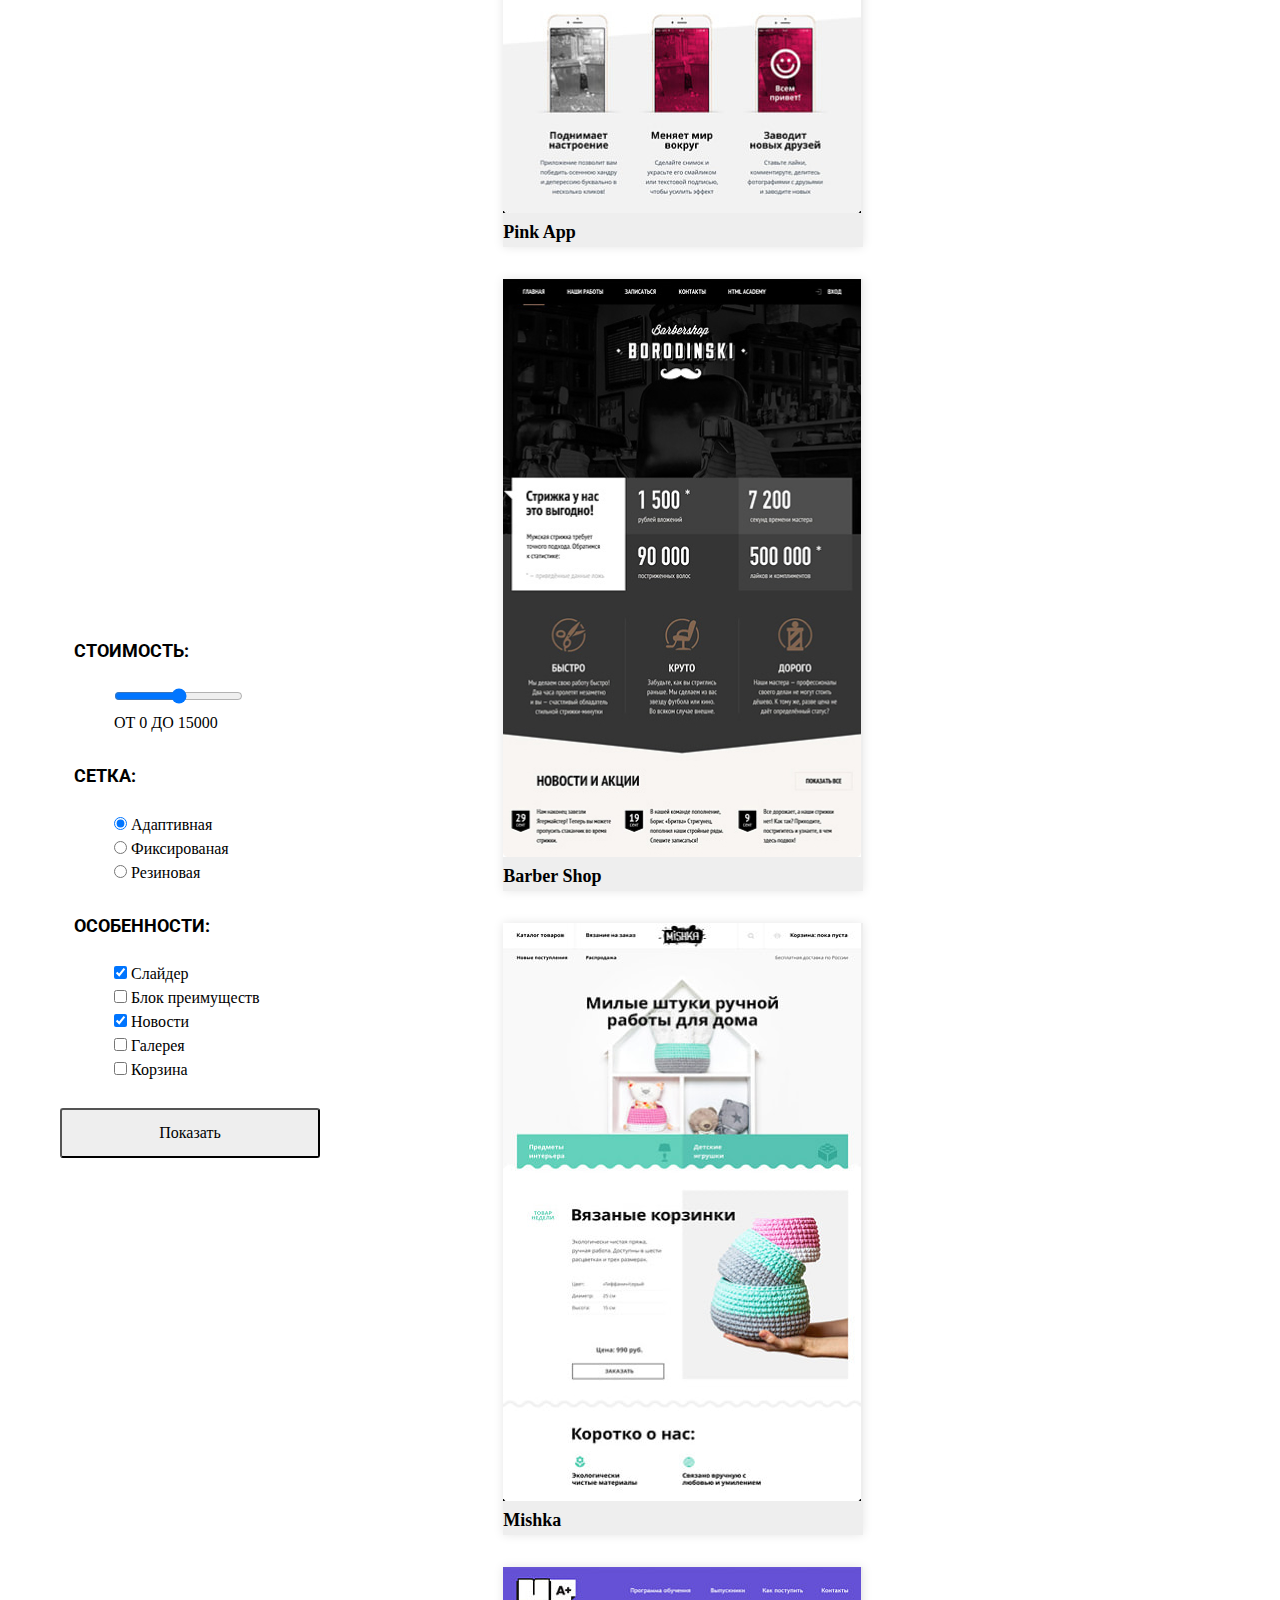
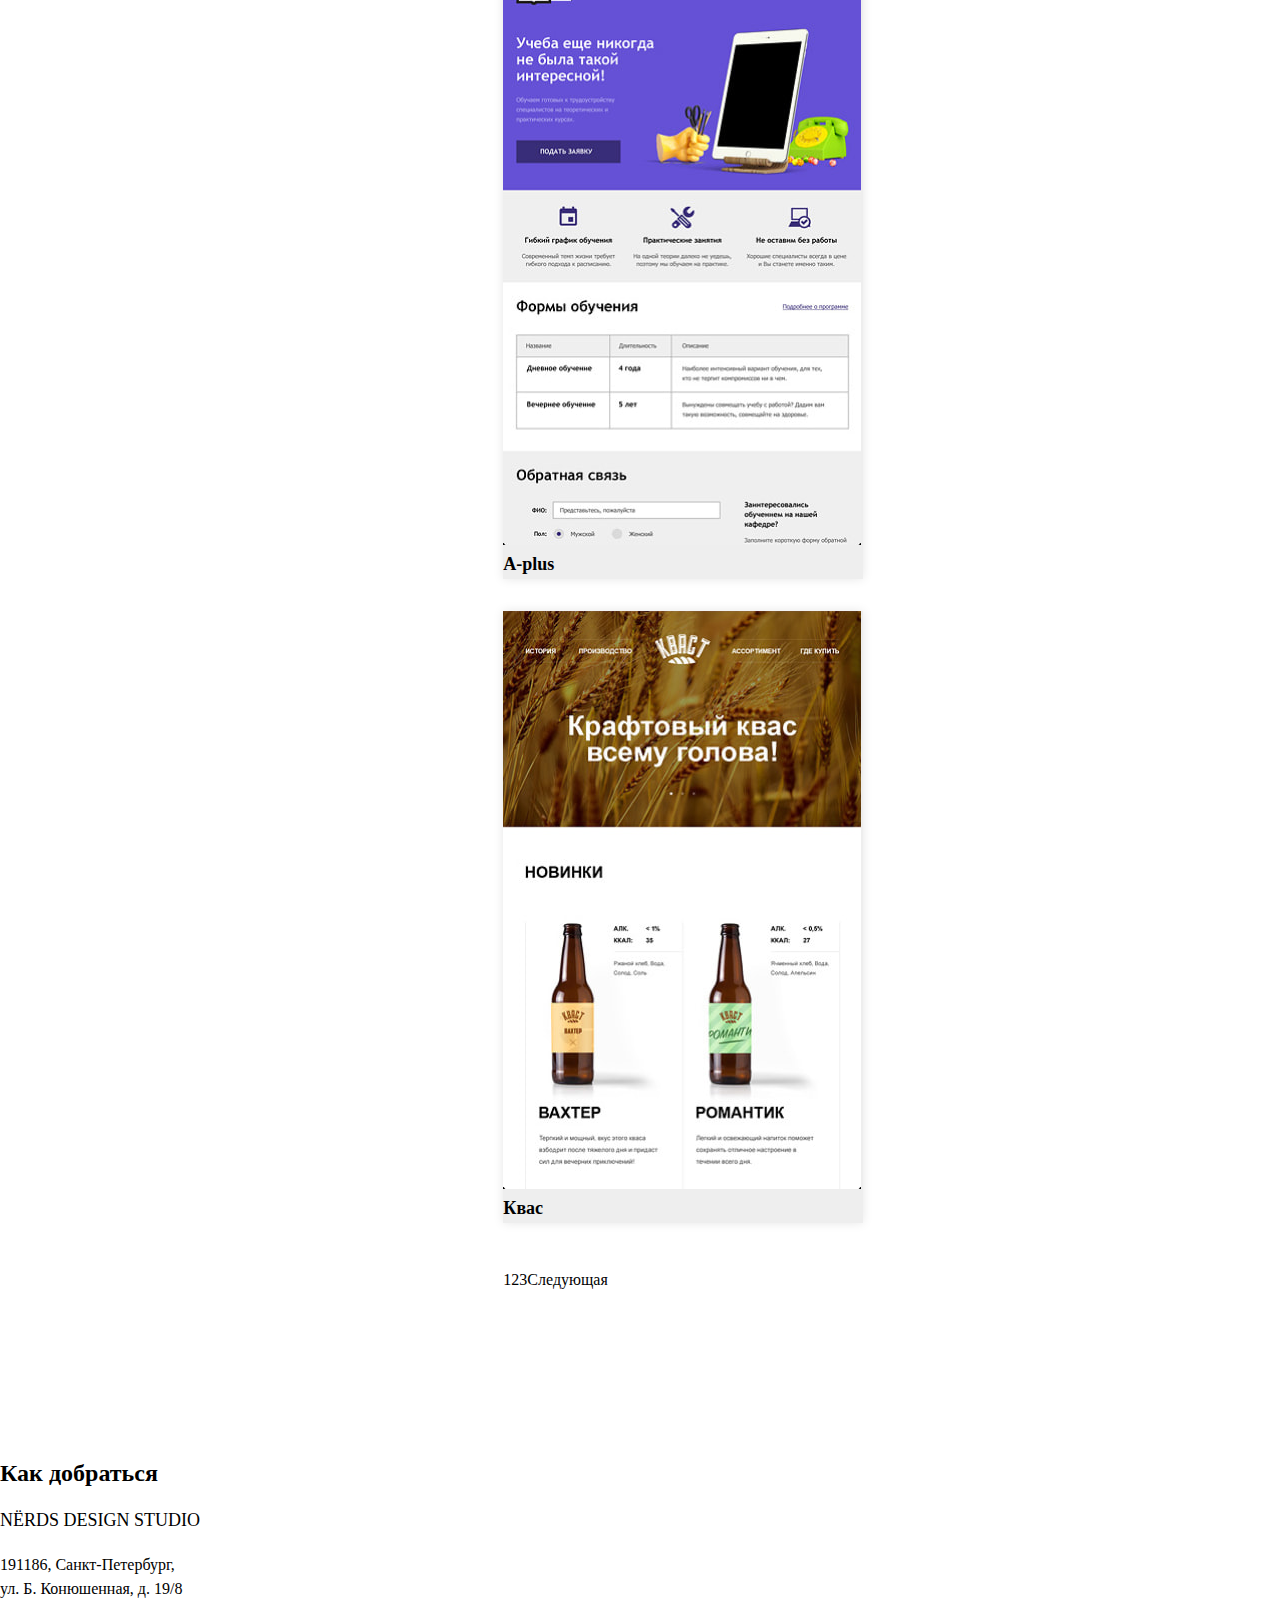
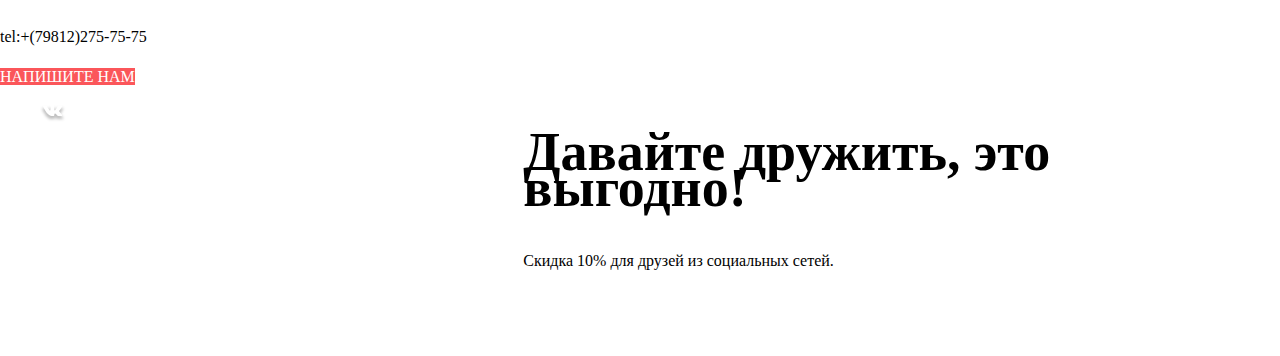
<file: 7/catalog.html>
<!DOCTYPE html>
<html lang="en">
<head>
  <meta charset="utf-8">
  <title>HTML Academy: Нёрдс</title>
  <link href="https://fonts.googleapis.com/css2?family=Roboto:wght@400;700&display=swap" rel="stylesheet">
  <link rel="stylesheet" href="css/normalize.css">
  <link rel="stylesheet" href="css/style.css">
  <base href="https://htmlacademy-htmlcss.github.io/1713183-nerds-30/7/">
</head>
<body class="page-body">
<header class="header-main">
  <nav class="main-navigation">
    <a class="main-header-logo" href="index.html">
      <img src="img/nerds-logo.svg" width="160" height="65" alt="Логотип Нёрдс">
    </a>
    <div class="main-header-bar">
      <div class="main-navigation-wrapper">
        <ul class="site-navigation">
          <li><a class="site-navigation-link" href="index.html">Студия</a></li>
          <li><a class="site-navigation-link" href="#">Клиенты</a></li>
          <li><a class="site-navigation-link">Магазин</a></li>
          <li><a class="site-navigation-link" href="#">Контакты</a></li>
        </ul>
      </div>
    </div>
    <div class="user-navigation">
      <a class="cart-link" href="#"><img src="img/cart-icon.svg" alt="Корзина">Корзина</a>
    </div>
  </nav>
</header>
<!--Главный контент-->
<main class="page-catalog container ">
  <div class="catalog-list">
    <p>Магазин готовых шаблонов</p>
  </div>
  <div class="catalog-title">
    <section class="sort">
        <p class="sort-list">Сортировать:</p>
        <ul class="field-type">
          <li class="field-item field-current"><a href="#">По цене</a></li>
          <li class="field-item"><a href="#">По типу</a></li>
          <li class="field-item"><a href="#">По названию</a></li>
        </ul>
        <ul class="field-direct">
          <li class="direct direct-curent"><a href="#"></a></li>
          <li class="direct"><a href="#"></a></li>
        </ul>
    </section>
  </div>
  <div class="index-columns">
  <section class="sidebar">
    <form method="get" action="index.html">
      <fieldset class="sidebar-price">
        <legend class="sidebar-list">Стоимость:</legend>
        <ul>
          <li>
            <input class="sidebar-item" type="range" min="1" max="15000" step="500" value="7500">
          </li>
            <li class="sidebar-widget">
              <a href="blank.html">ОТ 0</a>
              <a href="blank.html">ДО 15000</a>
            </li>
        </ul>
      </fieldset>
      <fieldset class="sidebar-grid">
        <legend class="sidebar-list">Сетка:</legend>
        <ul>
          <li>
            <input type="radio" name="grid" value="Адаптивная" id="filter-adaptive" checked>
            <label for="filter-adaptive">Адаптивная</label>
          </li>
          <li>
            <input type="radio" name="grid" value="Фиксированая" id="filter-Fixed">
            <label for="filter-Fixed">Фиксированая</label>
          </li>
          <li>
            <input type="radio" name="grid" value="Резиновая" id="filter-Rubber-band">
            <label for="filter-Rubber-band">Резиновая</label>
          </li>
        </ul>
      </fieldset>

      <fieldset class="sidebar-features">
        <legend class="sidebar-list">Особенности:</legend>
        <ul>
          <li>
            <input type="checkbox" name="Слайдер" id="filter-Слайдер" checked>
            <label for="filter-Слайдер">Слайдер</label>
          </li>
          <li>
            <input type="checkbox" name="Блок преимуществ" id="filter-Блок преимуществ">
            <label for="filter-Блок преимуществ">Блок преимуществ</label>
          </li>
          <li>
            <input type="checkbox" name="Новости" id="filter-Новости" checked>
            <label for="filter-Новости">Новости</label>
          </li>
          <li>
            <input type="checkbox" name="Галерея" id="filter-Галерея">
            <label for="filter-Галерея">Галерея</label>
          </li>
          <li>
            <input type="checkbox" name="Корзина" id="filter-Корзина">
            <label for="filter-Корзина">Корзина</label>
          </li>
        </ul>
      </fieldset>
      <button class="button-gray" type="submit">Показать</button>
    </form>
  </section>
    <!--Блок с фильтрами карточек-->
  <section class="items">
      <ul class="cart-catalog">
        <li class="cart-item">
          <img src="img/sedona.jpg" width="358" height="578" alt="Седона">
          <div>
            <a class="cart-name" href="#">Sedona</a>
            <p>Информационный сайт<br>
              для туристов</p>
            <a class="button" href="#">9900 р</a>
          </div>
        </li>
        <li class="cart-item">
          <img src="img/pink.jpg" width="358" height="578" alt="PINK">
          <a class="cart-name" href="#">Pink App</a>
        </li>
        <li class="cart-item">
          <img src="img/barbershop.jpg" width="358" height="578" alt="Barber Shop">
          <a class="cart-name" href="#">Barber Shop</a>
        </li>
        <li class="cart-item">
          <img src="img/mishka.jpg" width="358" height="578" alt="Mishka">
          <a class="cart-name" href="#">Mishka</a>
        </li>
        <li class="cart-item">
          <img src="img/training.jpg" width="358" height="578" alt="A-plus">
          <a class="cart-name" href="#">A-plus</a>
        </li>
        <li class="cart-item">
          <img src="img/brew.jpg" width="358" height="578" alt="Kvas">
          <a class="cart-name" href="#">Квас</a>
        </li>
      </ul>
    <ul class="paggination-list">
      <li class="paggination-item"><a>1</a></li>
      <li class="paggination-item"><a href="#">2</a></li>
      <li class="paggination-item paggination-curent"><a href="#">3</a></li>
      <li class="paggination-item"><a href="#">Следующая</a></li>
    </ul>
  </section>
  </div>
  <!--Здесь будет карта-->
</main>

<footer class="main-footer">
  <div class="footer-contacts">
    <section class="contacts">
      <h2>Как добраться</h2>
      <p class="contacts-title">NЁRDS DESIGN STUDIO</p>
      <p class="contacts-tex">
        191186, Санкт-Петербург,<br>
        ул. Б. Конюшенная, д. 19/8<br>
        <br>
        tel:+(79812)275-75-75
      </p>
      <a class="button" href="#">НАПИШИТЕ НАМ</a>
    </section>
  </div>
  <div class="footer-below">
    <section class="footer-social">
      <ul>
        <li>
          <a class="social-button"><div><img src="img/vk.svg" width="26" height="15" alt="Вконтакте"></div></a>
        </li>
        <li>
          <a  class="social-button"><div><img src="img/fb.svg" width="26" height="15" alt="Фейсбук"></div></a>
        </li>
        <li>
          <a  class="social-button"><div><img src="img/insta.svg" width="26" height="15" alt="Инстраграмм"></div></a>
        </li>
      </ul>
    </section>
    <section class="footer-slogan">
      <h2>Давайте дружить, это выгодно!</h2>
      <p class="footer-item">Скидка 10% для друзей из социальных сетей.</p>
    </section>
  </div>
</footer>

<!--Скрытые части-->
<section class="modal">
  <h2>Личный кабинет</h2>
  <p class="modal-description">Напишите нам</p>
  <form class="login-form" action="blank.html" method="post">
    <p>
      <label class="name" for="name-name">Ваше имя:</label>
      <input id="name-name" type="text" name="name" placeholder="Имя Фамилия" />
    </p>
    <p>
      <label class="email" for="name-email">Ваш email:</label>
      <input id="name-email" type="email" name="email" placeholder="email@example.com" />
    </p>
    <p>
      <label class="coment" for="coment-coment">Текст письма:
        <textarea id="coment-coment" name="coment" placeholder="В свободной форме"></textarea>
      </label>
    </p>
    <p>
      <button class="button" type="submit">Отправить</button>
  </form>
  <button class="modal-close" type="button">Закрыть</button>
</section>


</body>
</html>
</file>
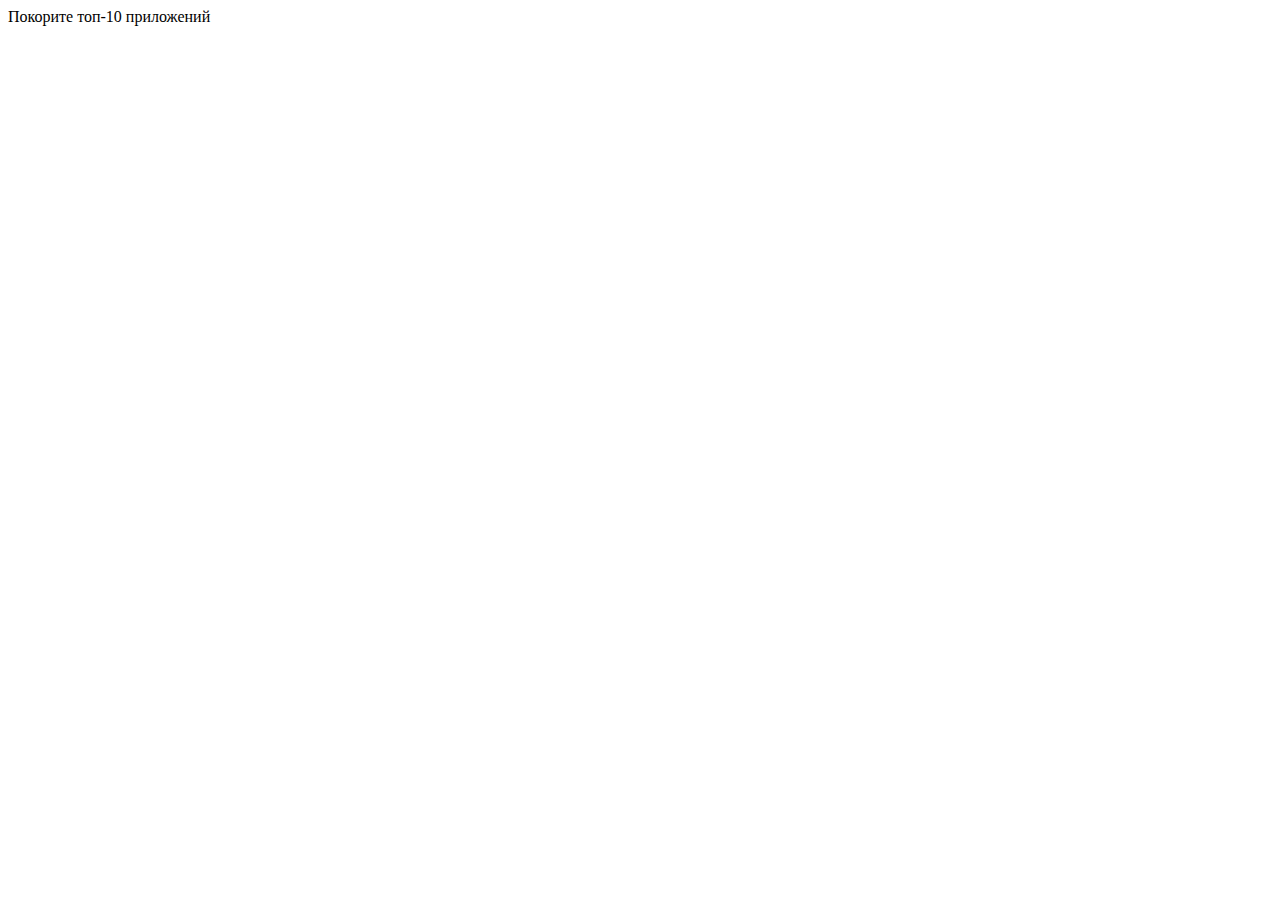
<file: 8/blank.html>
<!DOCTYPE html>
<html lang="en">
<head>
    <meta charset="UTF-8">
    <title>blank</title>
  <base href="https://htmlacademy-htmlcss.github.io/1713183-nerds-30/8/">
</head>
<body>
 <header>
   <nav>
     Покорите топ-10 приложений
   </nav>

 </header>
<footer>

</footer>

</body>
</html>
</file>
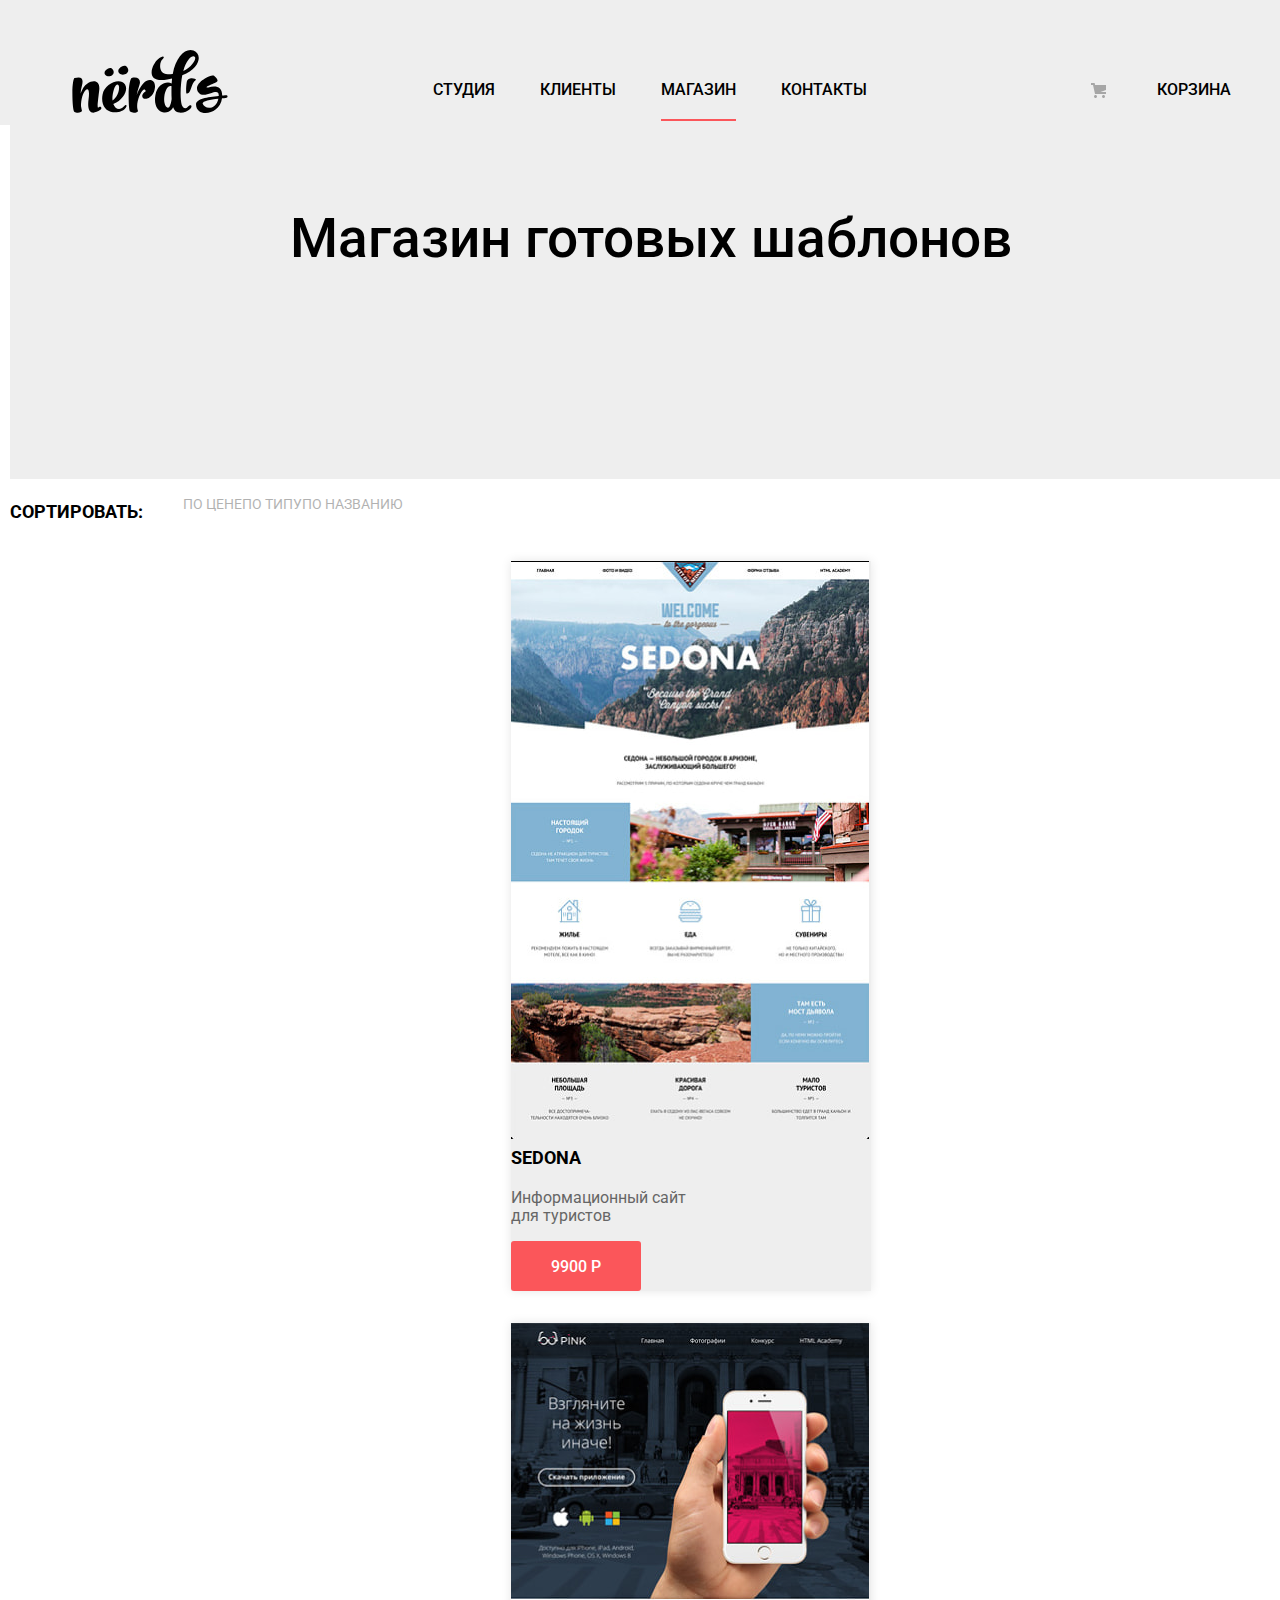
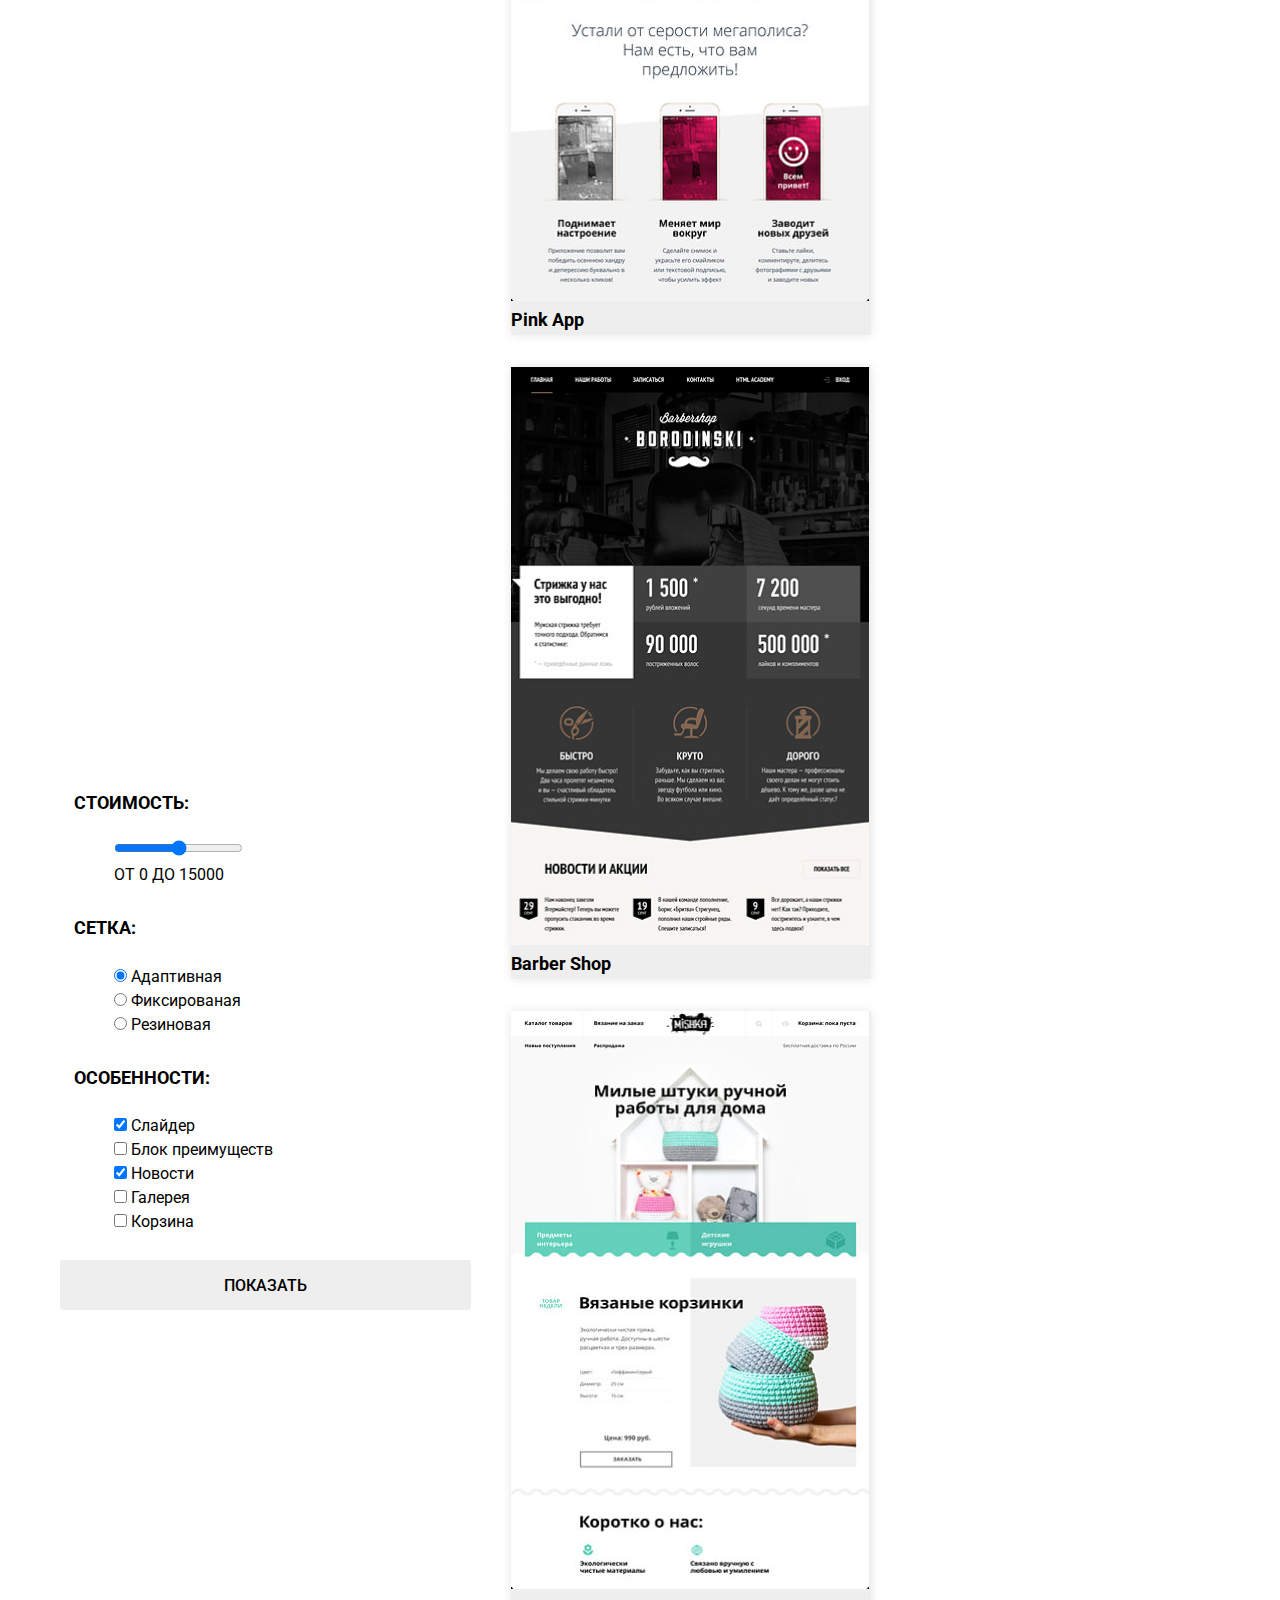
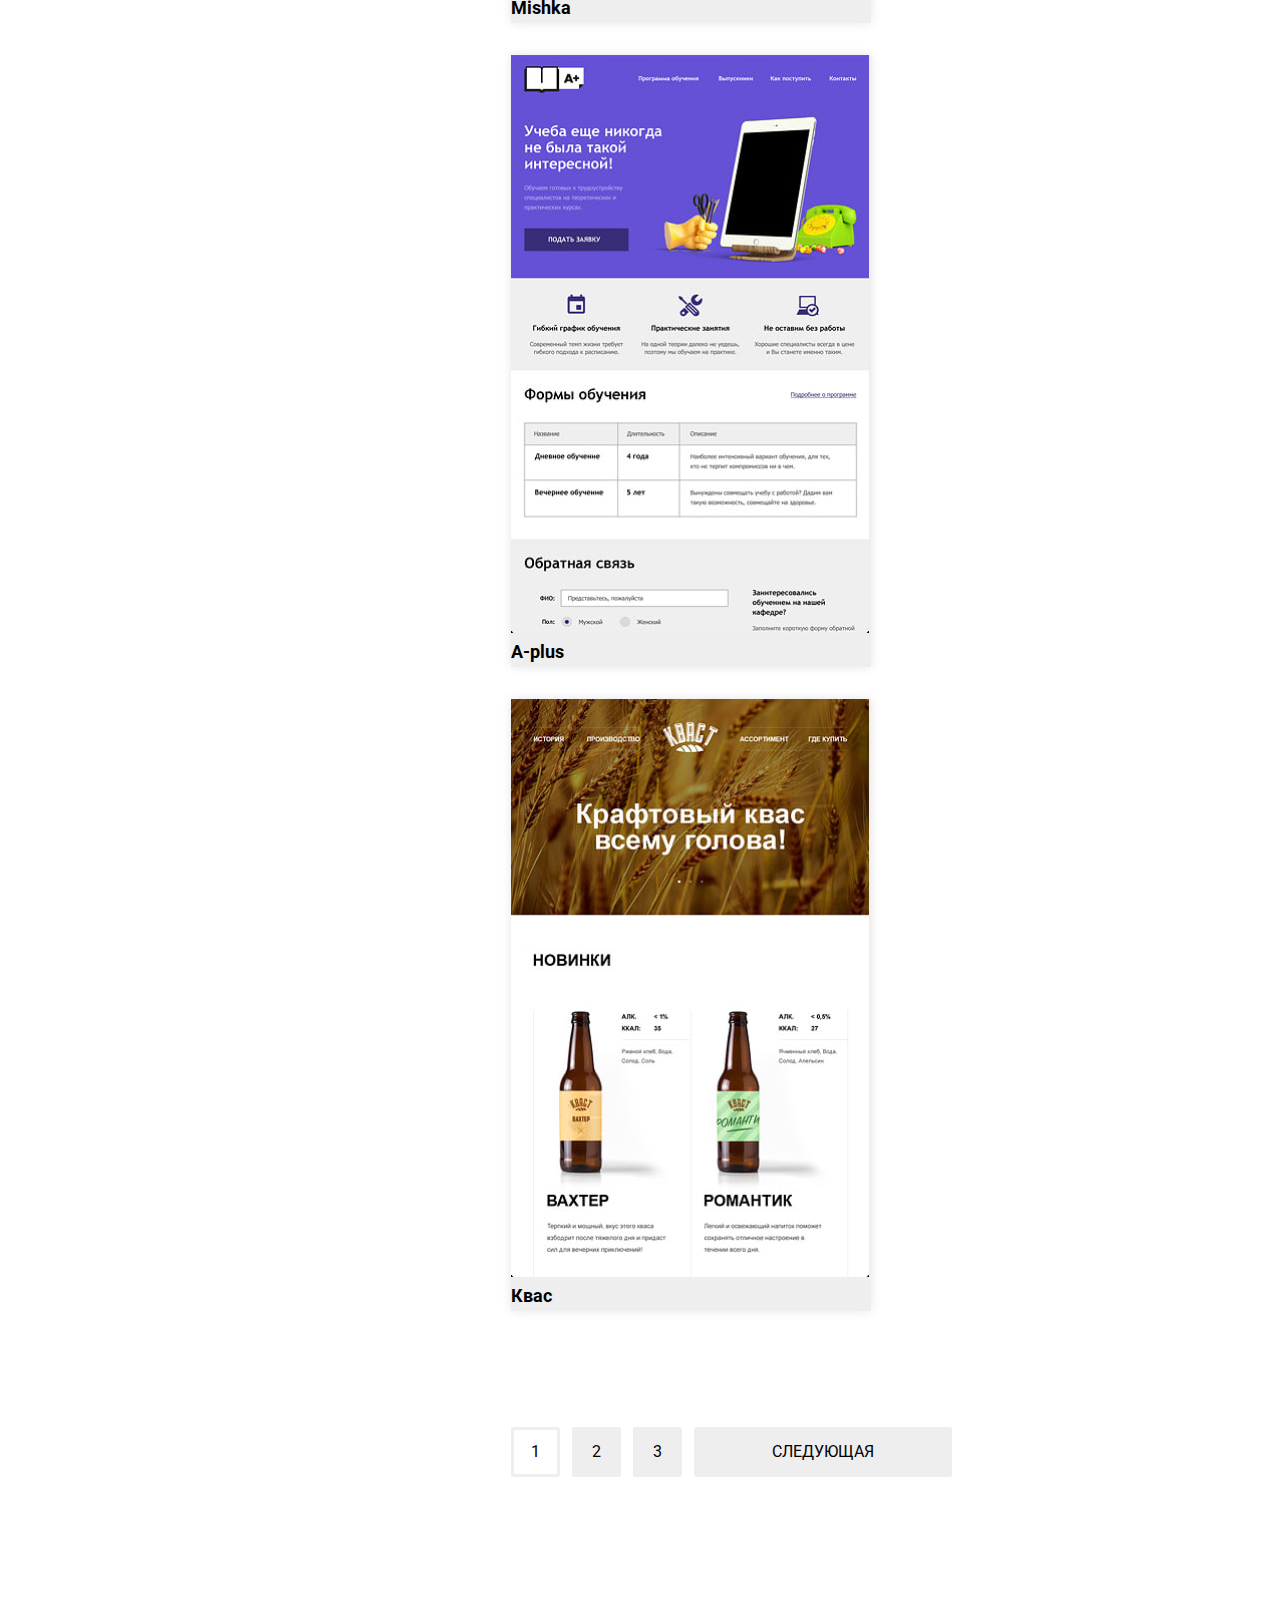
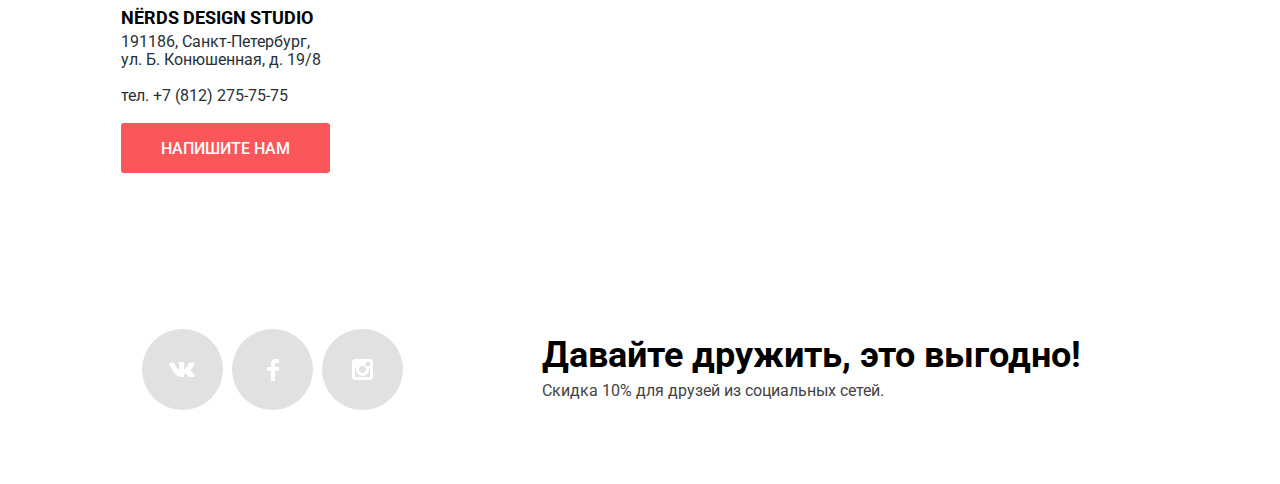
<file: 8/catalog.html>
<!DOCTYPE html>
<html lang="en">
<head>
  <meta charset="utf-8">
  <title>HTML Academy: Нёрдс</title>
  <link href="https://fonts.googleapis.com/css2?family=Roboto:wght@400;700&display=swap" rel="stylesheet">
  <link rel="stylesheet" href="css/normalize.css">
  <link rel="stylesheet" href="css/style.css">
  <base href="https://htmlacademy-htmlcss.github.io/1713183-nerds-30/8/">
</head>
<body class="page-body">
<header class="main-header">
  <nav class="main-navigation">
    <div class="main-header-bar">
      <div class="main-navigation-wrapper">
        <a>
          <svg role="img" aria-label="Логотип NЁRDS" class="main-logo" width="160" height="66" viewBox="0 0 162 68" fill="none" xmlns="http://www.w3.org/2000/svg">
            <path fill-rule="evenodd" clip-rule="evenodd" d="M48.031 24.783C51.682 28.757 59.647 25.158 57.062 19.861C55.336 16.305 52.75 17.13 50.904 18.041C47.208 19.82 46.509 23.088 48.031 24.783ZM42.105 22.002C44.481 26.868 37.168 30.173 33.813 26.523C32.415 24.968 33.058 21.963 36.449 20.33C38.146 19.494 40.522 18.734 42.105 22.002ZM157.936 50.374C156.715 50.5332 155.442 50.6425 154.221 50.7474L154.179 50.751V50.807C151.764 68.171 127.991 71.038 127.4 57.406C127.131 51.239 138.993 49.456 150.798 48.318C151.007 42.9112 147.233 44.1234 142.648 45.5959C137.829 47.1437 132.115 48.979 129.19 43.717C124.171 34.692 143.822 25.779 145.918 27.615C152.271 33.1766 149.4 34.2063 144.727 35.8824L144.539 35.95C135.049 39.36 138.748 40.057 140.028 39.676C147.597 37.423 154.394 38.636 154.34 47.993C154.955 47.9419 155.557 47.9025 156.154 47.8634L156.154 47.8634C156.807 47.8207 157.452 47.7784 158.097 47.722C160.403 47.507 160.564 50.157 157.936 50.374ZM150.422 51.13C141.298 52.158 133.409 53.566 134.269 56.485C135.985 62.058 147.846 63.303 150.422 51.13ZM117.79 34.23C116.975 39.88 116.996 45.881 117.678 45.918C118.012 45.937 119.982 45.572 120.617 44.411C121.226 43.2934 121.794 41.7543 122.388 40.141L122.388 40.1409L122.388 40.1409L122.388 40.1408L122.388 40.1407L122.388 40.1406L122.388 40.1405C123.586 36.8907 124.895 33.3397 126.883 32.324C129.725 30.873 118.795 27.279 117.79 34.23ZM28.883 62.666C20.964 68.004 14.664 66.825 16.671 51.818C18.121 40.914 15.723 40.297 13.549 42.376C10.704 45.073 8.921 52.099 8.865 58.788C9.12323 60.3951 9.45828 61.9889 9.869 63.564C10.203 65.194 4.962 66.879 1.895 64.575C0.837 63.79 0 55.865 0 45.131C0 36.307 1.171 30.236 2.23 29.956C10.259 27.765 11.542 31.304 9.813 37.937C9.12537 40.5343 8.65871 43.1851 8.418 45.861C10.091 41.197 12.489 37.376 15.221 35.688C22.637 31.024 28.826 33.215 27.655 42.489C25.648 59.069 25.481 61.316 27.265 60.024C29.496 58.45 30.945 61.262 28.883 62.666ZM41.766 65.142C47.176 65.761 52.807 64.074 54.982 60.59C56.821 57.667 55.316 56.655 53.197 59.015C48.737 64.131 44.109 61.826 42.158 56.655L42.66 56.487C52.082 52.721 57.992 42.493 54.257 36.704C49.126 28.723 33.069 35.86 31.061 47.045C29.221 57.386 34.016 64.299 41.766 65.142ZM41.377 53.172C47.232 49.013 49.183 39.852 47.566 37.267C45.838 34.57 42.492 38.784 41.321 49.013C41.21 50.474 41.21 51.878 41.377 53.172ZM77.125 51.051C79.188 50.376 81.494 48.499 83.091 45.992C83.538 45.289 83.914 44.657 84.43 43.012C84.3675 43.2111 84.3915 43.1204 84.4509 42.8953C84.5588 42.4863 84.7839 41.6335 84.82 41.271C84.82 41.215 84.876 40.932 84.932 40.822C86.157 33.965 81.921 30.086 76.065 33.009C72.776 34.638 68.706 40.822 66.253 47.51C66.866 43.912 67.925 40.484 69.096 37.111C71.103 31.154 67.368 28.119 60.956 29.862C59.896 30.143 57.945 37.955 57.945 46.779C57.945 57.513 58.503 63.695 59.562 64.483C62.628 66.843 68.092 65.101 67.535 63.527C67.3189 62.9291 67.1554 62.3284 66.9926 61.7303L66.977 61.673C66.977 61.504 66.977 61.335 66.922 61.167C65.861 54.196 69.933 44.532 73.278 41.946C74.17 41.215 75.396 41.721 75.564 43.632C72.832 44.981 71.94 47.342 71.94 48.353C71.94 51.107 74.727 51.781 77.125 51.051Z" fill="black"/>
            <path fill-rule="evenodd" clip-rule="evenodd" d="M113.207 27.161C112.726 29.6539 112.354 32.1666 112.092 34.692C111.033 44.752 111.48 53.688 112.705 57.678C113.431 59.815 116.162 62.624 118.783 59.701C121.626 56.498 124.75 58.352 120.957 62.117C118.617 64.422 114.268 65.995 109.918 65.545C106.795 65.152 104.9 63.13 103.784 60.04C103.34 60.938 102.837 61.725 102.224 62.342C100.105 64.535 97.539 65.772 94.25 65.434C87.613 64.704 83.712 57.511 85.551 47.281C87.503 36.49 96.87 32.556 102.279 35.424C102.391 34.075 102.502 32.725 102.614 31.32C102.642 31.1795 102.655 31.039 102.669 30.8985C102.683 30.758 102.697 30.6175 102.724 30.477C101.079 30.8387 99.424 31.1575 97.762 31.433C73.787 35.423 82.04 15.864 87.894 10.75C94.53 5.017 95.254 8.895 93.191 10.188C89.511 12.548 87.894 26.093 98.432 26.093C100.161 26.093 101.778 25.981 103.394 25.812C106.685 7.49 116.665 -1.391 124.75 1.532C133.726 4.792 132.779 19.067 113.207 27.161ZM102.279 51.554C102.055 48.012 102.055 44.022 102.112 39.918C102.112 39.6576 102.127 39.3974 102.141 39.1449C102.155 38.9068 102.168 38.6754 102.168 38.457C98.822 36.939 95.533 42.11 94.695 49.249C93.749 57.622 97.483 62.062 99.603 60.04C101.22 58.409 102.056 53.237 102.279 51.554ZM126.365 8.389C124.581 5.747 118.058 8.951 114.267 22.721C123.802 18.167 127.593 10.299 126.365 8.389Z" fill="black"/>
          </svg>
        </a>
        <ul class="navigation-list">
          <li class="navigation-item"><a class="navigation-link" href="#">Студия</a></li>
          <li class="navigation-item"><a class="navigation-link" href="#">Клиенты</a></li>
          <li class="navigation-item navigation-item-current"><a class="navigation-link">Магазин</a></li>
          <li class="navigation-item"><a class="navigation-link" href="#">Контакты</a></li>
        </ul>
        <a class="navigation-link cart-link" href="#">Корзина</a>
      </div>
    </div>
  </nav>
</header>
<!--Главный контент-->
<main class="page-catalog container ">
  <div class="main-title-container">
    <div class="main-title-wrapper">
      <h1 class="main-title">Магазин готовых шаблонов</h1>
    </div>
  </div>
  <div class="catalog-title">
    <section class="sort">
        <p class="sort-list">Сортировать:</p>
        <ul class="field-type">
          <li class="field-item field-current"><a href="#">По цене</a></li>
          <li class="field-item"><a href="#">По типу</a></li>
          <li class="field-item"><a href="#">По названию</a></li>
        </ul>
        <ul class="field-direct">
          <li class="direct direct-curent"><a href="#"></a></li>
          <li class="direct"><a href="#"></a></li>
        </ul>
    </section>
  </div>
  <div class="index-columns">
  <section class="sidebar">
    <form method="get" action="index.html">
      <fieldset class="sidebar-price">
        <legend class="sidebar-list">Стоимость:</legend>
        <ul>
          <li>
            <input class="sidebar-item" type="range" min="1" max="15000" step="500" value="7500">
          </li>
            <li class="sidebar-widget">
              <a href="blank.html">ОТ 0</a>
              <a href="blank.html">ДО 15000</a>
            </li>
        </ul>
      </fieldset>
      <fieldset class="sidebar-grid">
        <legend class="sidebar-list">Сетка:</legend>
        <ul>
          <li>
            <input type="radio" name="grid" value="Адаптивная" id="filter-adaptive" checked>
            <label for="filter-adaptive">Адаптивная</label>
          </li>
          <li>
            <input type="radio" name="grid" value="Фиксированая" id="filter-Fixed">
            <label for="filter-Fixed">Фиксированая</label>
          </li>
          <li>
            <input type="radio" name="grid" value="Резиновая" id="filter-Rubber-band">
            <label for="filter-Rubber-band">Резиновая</label>
          </li>
        </ul>
      </fieldset>

      <fieldset class="sidebar-features">
        <legend class="sidebar-list">Особенности:</legend>
        <ul>
          <li>
            <input type="checkbox" name="Слайдер" id="filter-Слайдер" checked>
            <label for="filter-Слайдер">Слайдер</label>
          </li>
          <li>
            <input type="checkbox" name="Блок преимуществ" id="filter-Блок преимуществ">
            <label for="filter-Блок преимуществ">Блок преимуществ</label>
          </li>
          <li>
            <input type="checkbox" name="Новости" id="filter-Новости" checked>
            <label for="filter-Новости">Новости</label>
          </li>
          <li>
            <input type="checkbox" name="Галерея" id="filter-Галерея">
            <label for="filter-Галерея">Галерея</label>
          </li>
          <li>
            <input type="checkbox" name="Корзина" id="filter-Корзина">
            <label for="filter-Корзина">Корзина</label>
          </li>
        </ul>
      </fieldset>
      <button class="button filter-button" type="submit" aria-label="Применить фильтры">Показать</button>
    </form>
  </section>
    <!--Блок с фильтрами карточек-->
  <section class="items">
      <ul class="cart-catalog">
        <li class="cart-item">
          <img src="img/sedona.jpg" width="358" height="578" alt="Седона">
          <div>
            <a class="cart-name" href="#">SEDONA</a>
            <p>Информационный сайт<br>
              для туристов</p>
            <a class="button" href="#">9900 р</a>
          </div>
        </li>
        <li class="cart-item">
          <img src="img/pink.jpg" width="358" height="578" alt="PINK">
          <a class="cart-name" href="#">Pink App</a>
        </li>
        <li class="cart-item">
          <img src="img/barbershop.jpg" width="358" height="578" alt="Barber Shop">
          <a class="cart-name" href="#">Barber Shop</a>
        </li>
        <li class="cart-item">
          <img src="img/mishka.jpg" width="358" height="578" alt="Mishka">
          <a class="cart-name" href="#">Mishka</a>
        </li>
        <li class="cart-item">
          <img src="img/training.jpg" width="358" height="578" alt="A-plus">
          <a class="cart-name" href="#">A-plus</a>
        </li>
        <li class="cart-item">
          <img src="img/brew.jpg" width="358" height="578" alt="Kvas">
          <a class="cart-name" href="#">Квас</a>
        </li>
      </ul>
    <div class="pagination">
      <ul class="pagination-list">
        <li class="pagination-item"><a class="pagination-link pagination-link-current" href="#">1</a></li>
        <li class="pagination-item"><a class="pagination-link" href="#">2</a></li>
        <li class="pagination-item"><a class="pagination-link" href="#">3</a></li>
        <li class="pagination-item"><a class="pagination-link pagination-next" href="#">Следующая</a></li>
      </ul>
    </div>
  </section>
  </div>
  <!--Здесь будет карта-->
</main>

<footer class="main-footer">
  <div class="contacts">
    <div class="contacts-wrapper">
      <article class="business-card">
        <h3 class="visually-hidden">Визитная карточка</h3> <!--скрытый заголовок-->
        <strong class="business-card-caption">NЁRDS DESIGN STUDIO</strong>
        <p class="business-card-text">191186, Санкт-Петербург,<br>ул. Б. Конюшенная, д. 19/8</p>
        <p class="business-card-text"><a class="contacts-phone" href="tel:+78122757575">тел. +7 (812) 275-75-75</a></p>
        <a class="button feedback-button" href="#">Напишите нам</a>
      </article>
    </div>

  </div>
  <div class="social">
    <div class="social-wrapper">
      <div class="text-container">
        <strong class="social-caption">Давайте дружить, это выгодно!</strong>
        <p class="social-text">Скидка 10% для друзей из социальных сетей.</p>
      </div>
      <ul class="social-list">
        <li class="social-item">
          <a class="social-button social-button-vkontakte" href="#">
            <span class="visually-hidden">Вконтакте</span>
          </a>
        </li>
        <li class="social-item">
          <a class="social-button social-button-facebook" href="#">
            <span class="visually-hidden">Facebook</span>
          </a>
        </li>
        <li class="social-item">
          <a class="social-button social-button-instagram" href="#">
            <span class="visually-hidden">Instagram</span>
          </a>
        </li>
      </ul>
    </div>
  </div>
</footer>

<!--Скрытые части-->
<section class="modal modal-feedback">
  <h2 class="modal-title">Напишите нам</h2>
  <form class="feedback-form" action="post" name="feedback-form">
    <div class="modal-half-container">
      <label class="form-label" for="name-field">Ваше имя:</label>
      <input class="modal-input" type="text" required id="name-field" name="name" placeholder="Имя Фамилия">
    </div>
    <div class="modal-half-container">
      <label class="form-label" for="email-field">Ваш email:</label>
      <input class="modal-input" type="email" required id="email-field" name="email" placeholder="email@example.com">
    </div>
    <div class="modal-alone-container">
      <label class="form-label" for="message-field">Текст письма:</label>
      <textarea class="modal-input" name="message" required id="message-field" cols="62" rows="6" placeholder="В свободной форме"></textarea>
    </div>
    <button class="button modal-submit" type="submit">Отправить</button>
    <button class="modal-close" type="button" aria-label="Закрыть"></button>
  </form>
</section>


</body>
</html>
</file>
<file: css/style.css>
/*Fonts*/
 @font-face {
   font-family: "Roboto", "Arial", sans-serif;;
   src: url("../fonts/roboto.woff2");format("woff2")
        url("../fonts/roboto.woff");format("woff")
   font-weight:400;
   font-style: normal;
 }
 @font-face {
   font-family: "Roboto", "Arial", sans-serif;;
   src: url("../fonts/robotobold.woff2");format("woff2")
        url("../fonts/robotobold.woff");format("woff")
   font-weight:700;
   font-style: normal;
 }
 /*Variables*/
 :root {
   /*logo*/
   --logo-focus:#A6A6A6;
   /*text*/
   --heading-color:#000000;
   --content-color:#283136;
   --basic-white:#FFFFFF;
   --text-contact-cart:#666666;
   --footer-benefit:#444444;
   --range-toggle-dot: #ABABAB;
   --ui-input-border-hover: #B4B9BB;
   --hover-shadow-color: rgba(0, 1, 1, 0.25);
   --basic-text-hover-color: rgba(0, 0, 0, 0.6);
   --basic-text-active-color: rgba(0, 0, 0, 0.3);
   --inner-shadow-color: rgba(0, 1, 1, 0.1);
   --ui-input-border-color: #D7DCDF;
   --transparent: rgba(0, 0, 0, 0);
   --range-active-color: #231F20;
   --toggle-shadow: rgba(0, 0, 0, 0.15);
   --modal-shadow: rgba(0, 0, 0, 0.4);
   /*buttons*/
   --ui-slider-active-color: #C1C1C1;
   --basic-red:#FB565A;
   --focus-red:#E74246;
   --click-red:#D7373B;

   --basic-green:#00CA74;
   --focus-green:#00BC6C;
   --click-green:#00AA62;

   --basic-yellow:#EFC849;
   --focus-yellow:#EAB534;
   --click-yellow:#E5A722;

   /*button and background slider*/
   --basic-grey:#EEEEEE;
   --focus-grey:#DFDFDF;
   --click-grey:#D5D5D5;

   /*social*/
   --basic-social-icon:#E1E1E1;
   --focus-social-icon:#E74246;
   --click-social-icon:#D7373B;

   /*catalog cart head*/
   --catalog-cart-head:#4D4D4D;
 }

 /*Global*/
 .page-body {
   min-width: 1160px;
   font-family: "Roboto", "Arial", sans-serif;
   font-size: 16px;
   line-height: 24px;
   font-weight: 400;
   color:var(--heading-color);
   min-height: 100%;
   text-transform: none;
   min-font-size: 100%;
   display: grid;
   grid-template-rows: min-content 1fr min-content;
   align-content: start;
 }
 a {
   color: var(--heading-color);
   text-decoration: none;
 }
 li {
   list-style: none;

 }
img{
  max-width: 100%;
  height: auto;
}
 .page-body {
   display: grid;
   grid-template-rows: min-content 1fr min-content;
   align-content: start;
 }

 /*buttons*/
 .button {
   display: inline-block;
   vertical-align: middle;
   cursor: pointer;
   border: none;
   box-shadow: none;
   font-weight: 500;
   font-size: 16px;
   line-height: 18px;
   text-align: center;
   text-transform: uppercase;
   color: var(--basic-white);
   background-color: var(--basic-red);

   border-radius: 3px;

   padding-top: 17px;
   padding-bottom: 15px;
   padding-left: 40px;
   padding-right: 40px;
 }
 .button-gray{
   background:var(--basic-grey);
   border-radius: 3px;
   width: 260px;
   height: 50px;
 }
 .filter-button {
   width:260px;
   height: 50px;
   border: none;
   border-radius: 3px;
   background-color: var(--basic-grey);
   color: var(--heading-color);

 }

 .filter-button:hover {
   background-color: var(--focus-grey);
 }

 .filter-button:active {
   background-color: var(--click-grey);
   color: var(--basic-text-active-color)
 }
 /*стили поведения при наведении*/
 .presentation-button {
   background-color: var( --basic-yellow) ;
 }

 .presentation-button:hover {
   background-color: var(--focus-yellow) ;
 }

 .presentation-button:active {
   background-color: var(--click-yellow) ;
 }
 .button-yellow {
   background-color: var(--basic-yellow);
 }
 .app-button {
   background-color: var(--basic-green);
 }

 .app-button:hover {
   background-color: var( --focus-green);
 }

 .app-button:active {
   background-color: var(--click-green);
 }
 .button-green {
   background-color: var(--basic-green);
 }
 .social-button {
   color: #D7373B;
 }
 .social-icon {
   background-color:var(--basic-social-icon);
 }
 .promo-button {
   padding-left: 54px;
   padding-right: 54px;
 }
 .promo-button:hover{
   background:var(--focus-red);

 }
 .promo-button:active{
   background:var(--click-red);
 }
 .site-button:hover{
   background:var(--focus-red);
 }
 .site-button:active{
   background:var(--click-red);
 }
 .feedback-button:hover{
   background:var(--focus-red);
 }
 .feedback-button:active{
   background:var(--click-red);
 }
 .price-button:hover{
   background:var(--focus-red);
 }
 .price-button:active{
   background:var(--click-red);
 }
   /*Grid*/
 .page {
   font-family: "Roboto", "Arial", sans-serif;
   min-width: 1160px;
   margin: 0;
   padding: 0;
   color: var( --heading-color);
 }
 .page-body{
   height: 100%;
   display: grid;
   grid-template-rows: min-content 1fr min-content;
   align-content: start;
 }
 .visually-hidden {
   position: absolute;
   width: 1px;
   height: 1px;
   margin: -1px;
   border: none;
   padding: 0;
   clip: rect(0 0 0 0);
   overflow: hidden;
 }
 /*  Layout - Main navigation */
 .main-navigation-wrapper {
   display: flex;
   flex-wrap: wrap;
   width: 1160px;
   align-items: center;
   margin: 0 auto;
 }
 .main-header {
   margin-bottom: 0;
 }
 .navigation-list {
   display: flex;
   margin: 0 auto;
   margin-top: 5px;
 }

 .navigation-list .navigation-item {
   margin-right: 45px;
 }

 .navigation-list .navigation-item:last-child {
   margin: 0;
 }

 /*Main navigation*/

 .main-logo:active path {
   fill: var(--logo-focus);
 }

 .main-navigation {
   font-size: 16px;
   font-weight: 500;
   line-height: 30px;
   text-transform: uppercase;
   color: var(--heading-color);
   padding-top: 49px;
   background-color: var(--basic-grey);

 }

 .main-navigation a[href]:hover {
   color: var(--basic-red);
 }

 .main-navigation a:focus {
   color: var(--basic-red);
 }

 .navigation-list {
   list-style: none;
   padding: 0;
   padding-right: 47px;
 }

 .navigation-link {
   position: relative;
   text-decoration: none;
   color: var(--heading-color);
 }

 .navigation-item {
   position: relative;
 }

 .navigation-item-current::after {
   content: "";
   position: absolute;
   display: block;
   left: 0;
   right: 0;
   bottom: -16px;
   height: 2px;
   background-color: var(--basic-red);
 }

 .cart-link {
   position: relative;
   width: 115px;
   text-align: right;
   margin-top: 5px;
 }

 .cart-link::before {
   content: "";
   position: absolute;
   width: 15px;
   height: 15px;
   background-image: url("../img/cart-icon.svg");
   left:-25px;
   top: 8px;
 }

 .list-title {
   font-size: 55px;
   line-height: 55px;
   font-weight: 500;
   margin-top: 0;
   margin-bottom: 26px;
   color: var(--heading-color);
 }
 .list-description {
   font-weight: 400;
   font-size: 16px;
   line-height: 24px;
   margin-bottom: 39px;
   color: var(--content-color);
 }

 /* Layout - Services */

 .services-wrapper {
   width: 1160px;
   margin: 0 auto;
   padding-top: 80px;
   padding-bottom: 80px;
 }

 .services-list {
   display: grid;
   grid-template-columns: 300px 300px 300px;
   column-gap: 100px;
   padding: 0;
 }
 /* Services */

 .services {
   background-color: var(--basic-white);
 }

 .services-list {
   list-style: none;
   padding: 0;
   margin: 0;
 }

 .services-title {
   font-size: 24px;
   line-height: 30px;
   color: var(--heading-color);
   margin-bottom: 16px;

   align-items: center;
   text-transform: uppercase;
 }

 .services-text {
   font-weight: 400;
   font-size: 16px;
   line-height: 24px;
   color: var(--text-contact-cart);
   margin-top: 0;
   margin-bottom: 33px;

   width: 260px;
 }

 .services-item::before {
   display: block;
   width: 300px;
   height: 146px;
 }

 .services-web::before {
   content: url("../img/computer.png");
   background-color: var(--basic-red);
 }

 .services-app::before {
   content: url("../img/telephone.png");
   background-color: var(--basic-green);
 }

 .services-presentation::before {
   content: url("../img/TV.png");
   background-color: var(--basic-yellow);
 }

 .article-title{
   font-size: 45px;
   line-height: 45px;
   font-weight: 500;
 }
.article-item{
  font-weight: 400;
}
 .orders {
   font-size: 16px;
   line-height: 24px;
 }
 .orders-list {
   font-weight: 400;
 }

 .accuracy-percent {
   font-size: 45px;
   line-height: 64px;
 }
 .accuracy-tag {
   font-size: 16px;
   line-height: 18px;
   font-weight: 400;
 }

 /* Layout - features */
 .features-container{
   position: relative;
   background:var(--basic-grey);
 }
 .promo-wrapper {
   position: relative;
   width: 1160px;
   height: 350px;
   margin: 0 auto;
   padding: 0;
 }
 .features-list{
   list-style: none;
   padding-bottom: 80px;
 }
 .slide {
   display: none;
 }
 .slide-current {
   display: block;
 }

 .features-description-container {
   position: relative;
   z-index: 1;
   padding-top: 78px;
   width: 560px;
 }
 .slide-image {
   position: absolute;
   width: 760px;
   height: 431px;
   z-index: 0;
   right: 0;
   top: 0;
 }
 .slider-controls{
   display: flex;
   flex-wrap: wrap;
   position: absolute;
   bottom: 96px;
   left: 50%;
   transform: translateX(-50%);
   z-index: 0;

 }
 .services-list{
   display: grid;
   grid-template-columns: 1fr 1fr 1fr;
   margin: 0;
   padding: 0;
   column-gap:100px;
 }
 .slider-button{
   display: flex;
   flex-wrap: wrap;
   justify-content: center;
   align-items: center;
   width: 18px;
   height: 18px;
   border-radius: 50%;
   border: none;
   cursor: pointer;
   background: var(--basic-white);
   padding: 0;
 }
.slider-button::before{
  content:"";
  width: 4px;
  height: 4px;
  border: 2px solid var(--transparent);
  display: block;
  border-radius: 50%;
  position: absolute;
}
 .slider-button-current::before {
   border-color:  var(--ui-slider-active-color);
 }
 .slider-button:not(:last-child) {
   margin-right: 17px;
 }
 /*Article*/
 .article{
   background-color: var(--basic-white)
 }
.article-wrapper{
  display: grid;
  grid-template-columns: 1fr 360px;
  column-gap: 140px;
  width: 1160px;
  padding-top: 39px;
  padding-bottom: 46px;
  margin: 0px auto;
}
.article-title{
  font-weight: 500;
  font-size: 45px;
  line-height: 45px;
  padding: 0;
  margin: 0;
  margin-bottom: 33px;
  color: var(--heading-color);
}
.article-item{
  margin-bottom: 41px;
  font-size: 16px;
  line-height: 24px;
  color: var(--content-color);
}
 .article-caption,
 .accuracy{
   font-size: 16px;
   line-height: 24px;
   color: var(--content-color);
   text-transform: uppercase;
 }

.article-caption{
  margin-bottom: 11px;
}
 .orders-list{
   list-style: none;
   margin: 0;
   padding: 0;
   font-size: 16px;
   line-height: 48px;
   color: var(--content-color);
 }
 .orders-item::before{
   position: relative;
   content: "";
   display: inline-block;
   width: 25px;
   height: 2px;
   background:var(--basic-red);
   margin-right: 10px;
   top: -5px;
 }
.accuracy{
  display: block;
  text-align: center;
  font-weight: 700;
}
.accuracy::before{
  display: block;
  content: url("../img/nerds-illustration.svg");
  width: 360px;
  height: 208px;
  margin-bottom: 38px;
}
.accuracy-list{
  list-style: none;
  margin-top: 32px;
}
.accuracy-list{
  display: flex;
  justify-content: space-between;
  padding: 0px;
}

.accuracy-item{
  font-weight: 700;
  font-size: 45px;
  line-height: 64px;
}
.accuracytext{
  font-weight: 700;
  font-size: 26px;
  line-height: 40px;
}
.accuracy-text{
  font-size: 16px;
  line-height: 18px;
  margin-top: 10px;
  color: var(--content-color);
}

 /* Clients */

.clients-wrapper{
  column-gap: 140px;
  width: 1160px;
  padding-top: 39px;
  padding-bottom: 46px;
  margin: 0px auto;
}
 .clients {
   background-color: var(--basic-white);
   margin-bottom: 78px;
 }
 .clients-list {
   display: flex;
   flex-wrap: wrap;
   justify-content: space-around;
   align-items: center;
   padding: 20px 0 0;
   margin: 0;
 }
 .clients::before,
 .clients::after {
   content: "";
   position: relative;
   display: block;
   width: 1158px;
   height: 2px;
   background-color: var(--basic-grey);
   left: 50%;
   transform: translateX(-50%);
 }

 .clients-list {
   list-style: none;
 }

 .clients-item img {
   opacity:;
 }

 .clients-item img:hover,
 .clients-item img:focus{
   opacity:1;
 }

 .clients-list li:not(:last-child)::after {
   content: "";
   width: 2px;
   height: 52px;
   background-color: var(--basic-grey);
   position: absolute;
   display: block;
   right: 0px;
   top: 50%;
   transform: translateY(-50%);
 }

 /* main-footer*/
 /* Contacts*/

 .contacts {
   background-image:;
   background-size: cover;
   background-position: center center;
   background-repeat: no-repeat;
 }

 .business-card {
   position: relative;
   z-index: 1;
   width: 319px;
   height: 308px;
   box-sizing: border-box;
   padding: 50px;
   padding-bottom: 47px;
   background-color: var(--basic-white);
 }

 .business-card-caption {
   font-weight: 700;
   font-size: 18px;
   line-height: 30px;
   text-transform: uppercase;
   color: var(--heading-color);
   margin-bottom: 22px;
 }

 .business-card-text,
 .contacts-phone {
   font-size: 16px;
   line-height: 18px;
   color: var(--content-color);
   margin: 0;
 }

 .business-card-text {
   margin-bottom: 18px;
 }

 .iframe-map {
   position: absolute;
   top: 0;

   border: none;
   width: 100%;
 }

 /* Social */
 .contacts-wrapper, .social-wrapper {
   width: 1160px;
   margin: 0 auto;}

 .social {
   background-color: var(--basic-white);
 }
 .social-wrapper{
   display: grid;
   grid-template-columns: min-content 1fr;
   column-gap: 139px;
   padding-top: 68px;
   padding-left: 142px;

   padding-bottom: 68px;

 }
 .text-container {
   grid-column: 2;
   grid-row: 1;
   padding-top: 8px;
 }

 .social-caption {
   font-weight: 700;
   font-size: 36px;
   line-height: 36px;
   color: var(--heading-color);
 }

 .social-text {
   font-size: 16px;
   line-height: 18px;
   color: var(--footer-benefit);
   margin-top: 8px;
 }

 .social-list {
   list-style: none;
   display: flex;
   margin: 0;
   padding: 0;
 }

 .social-item {
   width: 81px;
   height: 81px;
   border-radius: 50%;
   background-color: var(--basic-social-icon);

   margin-right: 9px;
 }

 .social-item:last-child {
   margin-right: 0;
 }


 .social-item:hover {
   background-color: var(--basic-red);
 }

 .social-item:active {
   background-color: var(--click-red);
   box-shadow: inset 0px 3px 0px var(--inner-shadow-color);
 }

 .social-button {
   background-repeat: no-repeat;
   background-position: 50% 50%;
   display: block;
   width: 100%;
   height: 100%;
 }
 .social-button-vkontakte {
   background-image: url("../img/vk.svg");
 }

 .social-button-facebook {
   background-image: url("../img/fb.svg");
 }

 .social-button-instagram {
   background-image: url("../img/insta.svg");
 }

 .social-item:active .social-button {
   opacity: 0.3;
 }

    /*CATALOG*/

 /*container*/
 .main-title-container{
   width:100%;
   height: 355px;
   background:var(--basic-grey)
 }
 .main-title {
   min-width: 1160px;
   font-weight: 500;
   font-size: 55px;
   line-height: 55px;
   text-align: center;
   margin: 87px;
   padding: 0;
   font-family: "Roboto", "Arial", sans-serif;
   font-style: normal;
 }

 .page-catalog{
   display: grid;
   grid-template-columns: 1fr;
   column-gap: 100px;
 }

 .sort-container{
   column-gap: 140px;
   width: 1160px;
   padding-top: 36px;
   padding-bottom:32px;
   margin: 0px auto;
   display: flex;

 }
.sort-list{
  flex-grow: 1;
  margin-right: 40px;
  margin-left: 540px;
  font-size: 18px;
  line-height: 30px;
  text-transform: uppercase;
  font-weight: 700;
}

.sort-type{
  display: flex;
  flex-wrap: wrap;
  margin: auto 33px auto 0px;
  list-style: none;
  padding: 0;
}

.field-item{
  margin-right: 25px;

}
.field-link{
  text-decoration: none;
  text-transform: uppercase;
  font-size: 14px;
  line-height: 18px;
  color: var(--basic-text-active-color);
}
.field-link:hover{
  color: var(--basic-text-hover-color);
}
 .field-link:active{
   color:var(--heading-color);
 }
 .sort-range{
   display: flex;
   position: relative;
   right: -8px;
   margin: auto 0px;
 }
 .sort-button{
   display: flex;
   width: 11px;
   height: 10px;
   padding: 8px;
   cursor: pointer;
   border: none;
   border-radius: 0;
   background-color: transparent;
   opacity: 0.2;
 }
 .sort-button:hover{
   opacity: 1;
 }
 .sort-button-active{
   opacity: 1;
   color:var(--range-active-color);
 }
 .sort-button-active .sort-icon,
 .sort-button:active .sort-icon {
   color:var(--range-active-color);
 }
 .index-columns{
   display: grid;
   grid-template-columns: 260px 1fr;
   column-gap: 140px;
   width: 1160px;
   margin: 0px auto;
 }

.range-filter{
  width: 260px;
  margin-top: 34px;
}
.range-controls{
  position: relative;
  height: 41px;
  background-color: var(--basic-grey);
  margin-bottom: 14px;
  padding-top: 39px;
  padding-left: 22px;
  padding-right: 22px;
  border-radius: 5px;
}

 .range-controls .scale{
   height: 2px;
   background-color: var(--ui-input-border-color);
 }
 .range-controls .bar{
   height: 2px;
   width: 100%;
   background-color: var(--basic-green);
 }
 .range-controls .toggle{
   position: absolute;
   top: 30px;
   width: 4px;
   height: 4px;
   padding: 0;
   border: 8px solid var(--basic-white);
   background-color: var(--range-toggle-dot);
   border-radius: 50%;
   box-shadow: 0px 2px 1px var( --toggle-shadow);
   cursor: pointer;
   border-radius: 50%;
 }
 .range-controls .toggle-min{
   left: 0;
   margin-left: 18px;
 }
 .range-controls .toggle-max{
   right: 0;
   margin-right: 18px;
 }
 .price-controls label{
   text-transform: uppercase;
   font-size: 16px;
 }
 .price-controls{
   display: flex;
   justify-content: space-between;
 }
 .price-controls input {
   width: 60px;
   padding: 10px;
   margin-left: 10px;
   text-align: center;
   color: var(   --heading-color);
   border: none;
   border-radius: 3px;
   background: var(   --basic-grey);
   font-family: inherit;
   font-size: inherit;
 }
 .sidebar{
   margin-top: -70px;
 }
 .sidebar-fieldset{
   border-width: 0px;
   border-style: initial;
   border-color: initial;
   border-image: initial;
   padding: 0px;
   margin: 0px 0px 25px;
 }
 .sidebar-features{
   margin-bottom: 27px;
 }
 .sidebar-legend{
   font-size: 18px;
   line-height: 30px;
   text-transform: uppercase;
   font-weight: 700;
   margin-bottom: 15px;
 }
 .sidebar-list{
   list-style: none;
   padding: 0px;
   margin: 0px;
 }
 .sidebar-option{
   margin-bottom: 22px;
}
 .sidebar-option label{
   padding-left: 36px;
   position: relative;
   display: block;
   cursor: pointer;
   user-select: none;

 }
 .sidebar-option label::before,
 .sidebar-option label::after{
opacity: 0.4;
 }
 .sidebar-option:hover label::before,
 .sidebar-option:hover label::after {
   opacity: 1;
 }
 .sidebar-option :disabled label::before,
 .sidebar-option:disabled label::after {
   opacity: 0.1;
 }
 .sidebar-input-checkbox+ label::after {
   visibility: visible;
 }
 .sidebar-input-checkbox+ label::before{
   content: "";
   position: absolute;
   left: 0px;
   top: -2px;
   width: 23px;
   height: 23px;
   border-radius: 3px;
   background-image: url("../img/checkbox.svg");
   box-shadow: inset 0 0 2px var(--catalog-cart-head);
 }
 .sidebar-input-checkbox:checked + label::before{
   box-shadow: none;

 }
 .sidebar-input-checkbox+ label::after{
   visibility: hidden;
   content: "";
   position: absolute;
   left: 5px;
   width: 21px;
   height: 18px;
   background-image: url("../img/ctr.svg");
 }
 .sidebar-input-checkbox:checked + label::after{
   visibility: visible;
 }
 .sidebar-input-checkbox:focus + label::after,
 .sidebar-input-checkbox:focus + label::before,
 .sidebar-input-radio:focus + label::after,
 .sidebar-input-radio:focus + label::before{
   opacity: 1;
 }

 .sidebar-input-radio + label::before{
   content: "";
   position: absolute;
   left: 0px;
   top: -2px;
   width: 25px;
   height: 25px;
   border-radius: 50%;
   box-shadow: inset 0 0 0 4px var( --catalog-cart-head);

 }
 .sidebar-input-radio + label::after{
   visibility: hidden;
   content: "";
   position: absolute;
   top: 6px;
   left: 8px;
   width: 9px;
   height: 9px;
   border-radius: 50%;
   background-color: var(--catalog-cart-head)
 }
 .sidebar-input-radio:checked+label::after{
   visibility: visible;
 }

 .cart-item-image{
   width:358px;
   height:578px;
   margin: 0;
 }
.cart-catalog{
  display: grid;
  grid-template-columns: 1fr 1fr;
  column-gap: 40px;
  row-gap: 31px;
}
 .cart-item {
   position: relative;
   width: 360px;
   min-height: 398px;
   font-weight: 400;
   margin-bottom: 32px;
   margin-right: 42px;
   font-size: 16px;
   line-height: 18px;
   border-radius: 5px;
   position: relative;
   color: var(--text-contact-cart);
   background-color: var(--basic-grey);
   box-shadow: 0 0 10px rgba(0,0,0,0.1);
 }
 .cart-item:hover {
   box-shadow: 0px 6px 15px var(--hover-shadow-color);
 }
 .cart-item::before {
   content: "";
   position: relative;
   display: block;
   background-color: var(--catalog-cart-head);
   width: 360px;
   height: 40px;
   border-radius: 4px 4px 0px 0px;
   opacity: 0.12;
 }

 .cart-item::after {
   content: "";
   position: absolute;
   display: block;
   top: 13px;
   left: 16px;
   width: 14px;
   height: 14px;
   border-radius: 50%;
   background-color: var(--basic-white);
   box-shadow: 23px 0px 0px var(--basic-white), 46px 0px 0px var(--basic-white);
 }
 .cart-item:hover::before {
   opacity: 1;
 }
 .cart-item:hover .cart-description,
 .cart-description:focus,
 .cart-title a:focus{
   opacity: 1;
 }
 .cart-description{
   background-color: var(--basic-grey)

 }
 .cart-description{
 display: flex;
   flex-wrap: wrap;
 flex-direction: column;
 align-items: center;
 opacity:0 ;
 text-align: center;
 min-height: 231px;
 padding: 26px 52px 44px;
 box-sizing: border-box;
 z-index: 2;
 bottom: 0;
 left: 0;
 right: 0;
   position: absolute;

 }
 .cart-title{
   margin: 0;
   margin-bottom: 10px;
 }
 .cart-title a:hover,
 .cart-title a:focus{
   color:var(--focus-red);
 }
 .cart-title a{
   color: var(--heading-color);
   font-size: 18px;
   line-height: 30px;
   text-transform: uppercase;
 }
 .cart-text{
   font-size: 16px;
   line-height: 18px;
   color:var(--text-contact-cart);
   margin: 0;
   padding-bottom: 32px;
 }
 .price-button {
   width: 200px;
   padding-left: 0;
   padding-right: 0;

   margin-top: auto;
 }
 /*Pagination*/

 .pagination {
  margin-left: 40px;
   padding-top: 52px;
   padding-bottom: 60px;
 }

 .pagination-list {
   display: flex;
   flex-wrap: wrap;

 }
 .pagination-list {
   list-style: none;
   padding: 0;
   margin: 0;
 }

 .pagination-item {
   margin-right: 12px;
 }

 .pagination-list .pagination-item:last-child {
   margin-right: 0;
 }
 .pagination-link {
   display: inline-block;

   vertical-align: middle;

   font-size: 16px;
   line-height: 18px;
   text-transform: uppercase;
   color: var(--heading-color);

   background-color: var(--basic-grey);
   box-shadow: inset 0 0 0 3px var(--basic-grey);
   border-radius: 3px;

   padding-top: 16px;
   padding-bottom: 16px;
   padding-left: 20px;
   padding-right: 20px;
 }

 .pagination-link:hover {
   background-color: var(--focus-grey);
   box-shadow: none;
 }

 .pagination-link:active {
   background-color: var(--focus-grey);
   color: var(--basic-text-active-color);
   box-shadow: inset 0px 3px 0px var(--inner-shadow-color);
 }

 .pagination-link-current {
   background-color: var(--transparent);
 }

 .pagination-next {
   padding-left: 78px;
   padding-right: 78px;
 }
 /*стили повидения каталога*/
 .grid-list:hover,
 .properties-list:hover {
   opacity: 50%;
 }
 .field-type:hover,
 .field-direct:hover {
   opacity: 50%;
 }
 .cart-name:hover {
   color: var(--basic-red);
 }

 /* Modal */
 .modal {
   display:none;
   position: fixed;
   left: 0;
   right: 0;
   top: 50%;
   transform: translateY(-50%);
   z-index: 99;
   margin: auto;
   background-color: var(--basic-white);
   box-shadow: 0px 20px 40px var(--modal-shadow);
 }

 .modal-show {
   display: block;
   animation: bounce 0.6s;
 }

 .modal-feedback {
   width: 760px;
   padding-left: 100px;
   padding-right: 100px;
   padding-bottom: 84px;
   padding-top: 63px;
 }

 .feedback-form {
   display: grid;
   grid-template-columns: 1fr 1fr;
   column-gap: 40px;
   row-gap: 34px;
 }

 .modal-half-container {
   display: flex;
   flex-wrap: wrap;
   flex-direction: row;
   flex-wrap: wrap;
 }

 .modal-alone-container {
   display: flex;
   flex-wrap: wrap;
   flex-direction: row;
   flex-wrap: wrap;
   width: 760px;
   margin-bottom: 12px;
   grid-column-start: 1;
   grid-column-end: 3;
 }

 .modal-alone-container textarea {
   height: 86px;
   resize: none;
 }
 .modal-title {
   font-size: 45px;
   line-height: 53px;
   color: var(--heading-color);
   margin: 0px;
   padding-right: 40px;
   margin-bottom: 37px;
 }

 .form-label {
   width: 100%;
   font-weight: 700;
   font-size: 16px;
   line-height: 18px;
   color: var(--heading-color);
   margin-bottom: 10px;
 }

 .modal-input {
   width: 100%;
   padding-left: 16px;
   padding-right: 16px;
   padding-top: 14px;
   padding-bottom: 14px;
   box-shadow: none;
   border: 2px solid var(--ui-input-border-color);
   border-radius: 3px;
 }

 .modal-input:hover {
   border-color: var(--ui-input-border-hover);
 }

 .modal-input:focus {
   border-color: var(--heading-color);
   outline: 0px;
   outline-offset: 0;
 }

 .modal-input:not(:placeholder-shown):invalid {
   border-color: var(--basic-red);
 }

 .modal-close {
   position: absolute;
   cursor: pointer;
   right: 90px;
   top: 80px;

   width: 21px;
   min-height: 21px;

   background-color: var(--transparent);
   border: none;
   box-shadow: none;
   opacity: 0.3;
 }

 .modal-close::before,
 .modal-close::after {
   content: "";
   display: block;

   position: absolute;
   top: 8px;
   left: -3px;

   width: 27px;
   height: 4px;

   background-color: var(--basic-red);
   border-radius: 1px;
 }

 .modal-close::before {
   transform: rotate(45deg);
 }

 .modal-close::after {
   transform: rotate(-45deg);
 }

 .modal-close:hover {
   opacity: 1;
 }

 .modal-close:active {
   opacity: 0.1;
 }

 .modal-submit {
   min-width: 259px;
   margin-right: auto;
 }
 .modal-submit:hover {
   background-color: var(--focus-red);
 }
 .modal-submit:active {
   background-color:var(--click-red);

 }
</file>
<file: 5/css/style.css>
/*Fonts*/
 @font-face {
   font-family: "PT Roboto";
   src: url("../fonts/roboto.woff2");format("woff2")
        url("../fonts/roboto.woff");format("woff")
   font-weight:400;
   font-style: normal;
 }
 @font-face {
   font-family: "PT Roboto";
   src: url("../fonts/robotobold.woff2");format("woff2")
        url("../fonts/robotobold.woff");format("woff")
   font-weight:700;
   font-style: normal;
 }
 /*Variables*/
 :root {
   /*logo*/
   --logo-focus:#A6A6A6;
   /*text*/
   --heading-color:#000000;
   --content-color:#283136;
   --basic-white:#FFFFFF;
   --text-contact-cart:#666666;
   --footer-benefit:#444444;
   /*buttons*/
   --basic-red:#FB565A;
   --focus-red:#E74246;
   --click-red:#D7373B;

   --basic-green:#00CA74;
   --focus-green:#00BC6C;
   --click-green:#00AA62;

   --basic-yellow:#EFC849;
   --focus-yellow:#EAB534;
   --click-yellow:#E5A722;

   /*button and bckgrnd slider*/
   --basic-grey:#EEEEEE;
   --focus-grey:#DFDFDF;
   --click-grey:#D5D5D5;

   /*social*/
   --basic-social-icon:#E1E1E1;
   --focus-social-icon:#E74246;
   --click-social-icon:#D7373B;

   /*catalog cart head*/
   --catalog-cart-head:#4D4D4D;
 }


 /*Global*/
 .page-body {
   width: 1157px;
   font-family: " RT Roboto";
   font-size: 16px;
   line-height: 24px;
   font-weight: 700;
    color:var(--heading-color);
   text-transform: none;
 }
 a {
   color: var(--heading-color);
   text-decoration: none;
 }
 li {
   list-style: none;
 }
img{
  max-width: 100%;
  height: auto;
}
 /*buttins*/
 .button,
 .modal-close {
   border: none;
   font-size: 16px;
   line-height: 18px;
   font-weight: 500;
   color: var(--basic-white);
   background-color: var(--basic-red);
 }

 .button-yellow {
   background-color: var(--basic-yellow);
 }
 .button-green {
   background-color: var(--basic-green);
 }
 .social-button {
   color: #D7373B;
 }

 /*добавил для визуального отображения*/
 .social-icon {
   background-color:var(--basic-social-icon);
 }


 /*стили поведения при наведении*/
 .button:hover,
 .button:focus {
   background-color: var(--focus-red);
 }

 .button-yellow:hover,
 .button-yellow:focus {
   background-color: var(--focus-yellow);
 }

 .button-green:hover,
 .button-green:focus {
   background-color: var(--focus-green);
 }
}
 /*Main navigation*/

 .header main{
   background-color:var(--basic-grey);
 }
 .main-navigation{
   font-weight: 500;
   line-height: 30px;
 }
 .site-navigation{
   list-style: none;
 }
.site-navigation a:active{color: red;}


.features{
  background-color: var(--basic-grey);
}
 .list-title {
   font-size: 55px;
   line-height: 55px;
   font-weight: 500;
 }
 .list-discription {
   color: var(--content-color);
 }

 .services-list{
   line-height: 30px;
 }
 .services-item{
   font-weight: 400;
 }

 article-title{
   font-size: 45px;
   line-height: 45px;
   font-weight: 500;
 }
.article-item{
  font-weight: 400;
}
 .orders {
   font-size: 16px;
   line-height: 24px;
 }
 .orders-list {
   font-weight: 400;
 }
 .orders-item {
   list-style: circle;
 }
 .acuracy-percent {
   font-size: 45px;
   line-height: 64px;
 }
 .acuracy-tag {
   font-size: 16px;
   line-height: 18px;
   font-weight: 400;
 }

 /*footer*/

 .contacts-title {
   font-size: 18px;
   line-height: 30px;
 }
 .contacts-text {
   font-size: 16px;
   line-height: 18px;
   font-weight: 400;
 }
 .footer-slogan{
   font-size: 36px;
   line-height: 36px;
 }
 .footer-item{
   font-size: 16px;
   line-height: 22px;
   font-weight: 400;
 }

    /*CATALOG*/


 /*sort-field*/
 .sort-field {
   font-weight: 700;
   font-size: 18px;
   line-height: 30px;
   color: var(--heading-color);
 }
 .field-type {
   font-weight: 400;
   font-size: 14px;
   line-height: 18px;
 }
 .sort-field-grid {
   display: grid;
   width: 760px;
   height: 200px;
   margin: 20px 20px;
   grid-template-columns: min-content 1fr 1fr 1fr auto;
   outline: 5px solid rgb(0, 107, 139);
 }
 /*container*/
 .page-catalog,container {
   display: grid;
   grid-template-rows: min-content;
   max-width: 1157px;
   font-weight: 500;
   font-size: 55px;
   line-height: 55px;
   outline: 5px solid #E74246;
 }
 .paggination-list {
   display: flex;
   flex-wrap: wrap;
   font-weight: 500;
   font-size: 16px;
   line-height: 18px;
   color: var(--heading-color);
 }
 .cart-item {
   width:  360px;
   min-height: 398px;
   font-weight: 400;
   margin-bottom: 20px;
   margin-right: 20px;
   font-size: 16px;
   line-height: 18px;
   color: var(--text-contact-cart);
   background-color: var(--basic-grey);
 }
 .cart-name {
   font-weight: 700;
   font-size: 18px;
   line-height: 30px;
   color: var(--heading-color);
 }
 .grid-cards {
   outline: 5px solid #FB565A;
 }
 .cart-catalog {
   display: flex;
   flex-wrap: wrap;
   padding: 0;
   margin: 0;
   margin-bottom: 25px;
 }
 /*стили повидения каталога*/
 .grid-list:hover,
 .properties-list:hover {
   opacity: 50%;
 }
 .field-type:hover,
 .field-direct:hover {
   opacity: 50%;
 }
 .cart-name:hover {
   color: var(--basic-red);
 }
 .paggination-list:hover {
   background-color: var(--focus-grey);
 }


 /*modal*/
 .modal-description {
   font-size: 45px;
   line-height: 53px;
 }
 .email,
 .coment,
 .name {
   font-size: 16px;
   line-height: 18px;
 }
</file>
<file: 7/css/style.css>
/*Fonts*/
 @font-face {
   font-family: "PT Roboto";
   src: url("../fonts/roboto.woff2");format("woff2")
        url("../fonts/roboto.woff");format("woff")
   font-weight:400;
   font-style: normal;
 }
 @font-face {
   font-family: "PT Roboto";
   src: url("../fonts/robotobold.woff2");format("woff2")
        url("../fonts/robotobold.woff");format("woff")
   font-weight:700;
   font-style: normal;
 }
 /*Variables*/
 :root {
   /*logo*/
   --logo-focus:#A6A6A6;
   /*text*/
   --heading-color:#000000;
   --content-color:#283136;
   --basic-white:#FFFFFF;
   --text-contact-cart:#666666;
   --footer-benefit:#444444;
   /*buttons*/
   --basic-red:#FB565A;
   --focus-red:#E74246;
   --click-red:#D7373B;

   --basic-green:#00CA74;
   --focus-green:#00BC6C;
   --click-green:#00AA62;

   --basic-yellow:#EFC849;
   --focus-yellow:#EAB534;
   --click-yellow:#E5A722;

   /*button and bckgrnd slider*/
   --basic-grey:#EEEEEE;
   --focus-grey:#DFDFDF;
   --click-grey:#D5D5D5;

   /*social*/
   --basic-social-icon:#E1E1E1;
   --focus-social-icon:#E74246;
   --click-social-icon:#D7373B;

   /*catalog cart head*/
   --catalog-cart-head:#4D4D4D;
 }


 /*Global*/
 .page-body {
   min-width: 1160px;
   font-family: " RT Roboto";
   font-size: 16px;
   line-height: 24px;
   font-weight: 400;
   color:var(--heading-color);
   min-height: 100%;
   text-transform: none;
   min-font-size: 100%;
   display: grid;
   grid-template-rows: min-content 1fr min-content;
   align-content: start;
 }
 a {
   color: var(--heading-color);
   text-decoration: none;
 }
 li {
   list-style: none;
 }
img{
  max-width: 100%;
  height: auto;
}
 /*buttins*/
 .button,
 .modal-close {
   border: none;
   font-size: 16px;
   line-height: 18px;
   font-weight: 500;
   color: var(--basic-white);
   background-color: var(--basic-red);
 }
 .button-gray{
   background:var(--basic-grey);
   border-radius: 3px;
   width: 260px;
   height: 50px;
 }

 .button-yellow {
   background-color: var(--basic-yellow);
 }
 .button-green {
   background-color: var(--basic-green);
 }
 .social-button {
   color: #D7373B;
 }
 .social-icon {
   background-color:var(--basic-social-icon);
 }

 /*стили поведения при наведении*/
 .button:hover,
 .button:focus {
   background-color: var(--focus-red);
 }

 .button-yellow:hover,
 .button-yellow:focus {
   background-color: var(--focus-yellow);
 }
 .button-green:hover,
 .button-green:focus {
   background-color: var(--focus-green);
 }

 /*Grid*/
 .page-body{
   height: 100%;
 }
 /*Main header*/

 .header-main{
   background-color:var(--basic-grey);
   height: 129px;
   margin-bottom: 80px;
   padding-top: 49px;

 }
 /*Main navigation*/
 .main-navigation{
   display: flex;
   flex-direction: column;
   align-items: center;
   font-weight: 500;
   line-height: 30px;
   font-size: 16px;
   text-transform: uppercase;
   flex: none;
   order: 0;
   flex-grow: 0;
   margin: 0 45px;
 }
 .main-navigation{
   align-items: flex-start;
   flex-direction: row;
 }
 .main-header-bar{
   background-color:var(--basic-grey);

 }
.main-header-logo{
  order:0;

}
 .main-header-logo:hover .logotip{    /* при наведении картинка в ссылке меняет прозрачность */
   opacity: 0.7;
 }
 .main-header-logo:active .logotip{    /* картинка в ссылке меняет прозрачность */
   opacity: 0.3;
 }
 .main-navigation-wrapper{
   width: 960px;
   margin: 0 auto;
   padding: 0 10px;
 }
 .site-navigation{
   display: flex;
   flex-direction: row;
   align-items: center;
   padding: 0;
   margin-left: 202px;
 }
 .site-navigation-link{
   display: flex;
   width: 86px;
   height: 30px;
   font-family: Roboto;
   font-style: normal;
   line-height: 30px;

 }
.site-navigation a:active{color: red;}

.user-navigation {
  display: flex;
  align-items: center;
  text-align: right;
  text-transform: uppercase;
  font-weight: 500;
  font-size: 16px;
  line-height: 30px;
}
.cart-link{
  display: flex;
  margin-right: 15px;
}
.features{
  background-color: var(--basic-grey);
}

 .list-title {
   font-size: 55px;
   line-height: 55px;
   font-weight: 500;
 }
 .list-discription {
   color: var(--content-color);
 }

 .services-list{
   line-height: 30px;
 }
 .services-item{
   font-weight: 400;
 }

 .article-title{
   font-size: 45px;
   line-height: 45px;
   font-weight: 500;
 }
.article-item{
  font-weight: 400;
}
 .orders {
   font-size: 16px;
   line-height: 24px;
 }
 .orders-list {
   font-weight: 400;
 }
 .orders-item {
   list-style: circle;
 }
 .acuracy-percent {
   font-size: 45px;
   line-height: 64px;
 }
 .acuracy-tag {
   font-size: 16px;
   line-height: 18px;
   font-weight: 400;
 }
/*container*/
 .container{
   margin: 0 auto;
   padding: 0 10px;
 }

 /*features*/
 .features{
   margin-bottom:80px;

 }
 .features-list{
   display: grid;
   margin: 0;
   padding: 0;
   list-style: none;
 }

 .services-list{
   display: grid;
   grid-template-columns: 1fr 1fr 1fr;
   margin: 0;
   padding: 0;
   column-gap:100px;
 }

 /*article*/
 .article{
   display: grid;
   grid-template-columns: 1fr 1fr ;

 }

 .partners-list{
   display: grid;
   grid-template-columns: 1fr 1fr 1fr 1fr;
   margin: 0;
   padding: 0;
   column-gap:95px;
 }
 /* main-footer*/
 .main-footer{
   padding:68px 0;
   margin-top: 68px;
 }
 .footer-contacts{
   display: grid;
   grid-template-columns: 1fr;
 }

.footer-below{
  display: grid;
  grid-template-columns: 1fr 2fr;
}
.footer-social{
  width: 261px;
}
.footer-slogan{
  width: 660px;
  justify-self: center;
}
 .contacts-title {
   font-size: 18px;
   line-height: 30px;
 }
 .contacts-text {
   font-size: 16px;
   line-height: 18px;
   font-weight: 400;
 }
 .footer-slogan{
   font-size: 36px;
   line-height: 36px;
 }
 .footer-item{
   font-size: 16px;
   line-height: 22px;
   font-weight: 400;
 }

    /*CATALOG*/

 /*container*/
 .page-catalog{
   display: grid;
   grid-template-columns: 1fr;
   column-gap: 100px;
 }
 .catalog-list{
   display: flex;
   align-items: center;
   font-family: Roboto;
   font-style: normal;
   font-weight: 500;
   font-size: 55px;
   line-height: 55px;
 }

 .catalog-title{
   display: flex;
   align-items: center;
   text-transform: uppercase;

 }
 .sort{
   display: flex;
 }
.sort-list{
  font-family: Roboto;
  font-style: normal;
  font-weight: bold;
  font-size: 18px;
  line-height: 30px;
}
.field-type{
  display: flex;
}

.field-item{
  mix-blend-mode: normal;
  opacity: 0.3;
  text-transform: uppercase;
  font-style: normal;
  font-weight: normal;
  font-size: 14px;
  line-height: 18px;

}
 .index-columns{
   display: grid;
   grid-template-columns: 1fr 2fr;
   align-items: center;
   padding: 0;
   margin-left: 50px;

 }
 .sidebar-list{
   display: flex;
   align-items: center;
   text-transform: uppercase;
   font-family: Roboto;
   font-style: normal;
   font-weight: bold;
   font-size: 18px;
   line-height: 30px;
 }
 .sidebar-price{
   border: none;
}
 .sidebar-features{
   border: none;
 }
 .sidebar-grid{
   border: none;
 }

 .cart-item-image{
   width:358px;
   height:578px;
   margin: 0;
 }
.cart-catalog{
  display: flex;
  flex-wrap: wrap;
}
 .cart-item {
   width: 360px;
   min-height: 398px;
   font-weight: 400;
   margin-bottom: 32px;
   margin-right: 42px;
   font-size: 16px;
   line-height: 18px;
   color: var(--text-contact-cart);
   background-color: var(--basic-grey);
   box-shadow: 0 0 10px rgba(0,0,0,0.1);
 }

 .cart-name {
   font-weight: 700;
   font-size: 18px;
   line-height: 30px;
   color: var(--heading-color);
 }
 .paggination-list {
   display: flex;
   flex-wrap: wrap;
   font-weight: 500;
   font-size: 16px;
   line-height: 18px;
   color: var(--heading-color);
 }
 /*стили повидения каталога*/
 .grid-list:hover,
 .properties-list:hover {
   opacity: 50%;
 }
 .field-type:hover,
 .field-direct:hover {
   opacity: 50%;
 }
 .cart-name:hover {
   color: var(--basic-red);
 }
 .paggination-list:hover {
   background-color: var(--focus-grey);
 }

 /*modal*/
 .modal{
   display: none;
 }
 .modal-description {
   font-size: 45px;
   line-height: 53px;
 }
 .email,
 .coment,
 .name {
   font-size: 16px;
   line-height: 18px;
 }
</file>
<file: 8/css/style.css>
/*Fonts*/
 @font-face {
   font-family: "PT Roboto";
   src: url("../fonts/roboto.woff2");format("woff2")
        url("../fonts/roboto.woff");format("woff")
   font-weight:400;
   font-style: normal;
 }
 @font-face {
   font-family: "PT Roboto";
   src: url("../fonts/robotobold.woff2");format("woff2")
        url("../fonts/robotobold.woff");format("woff")
   font-weight:700;
   font-style: normal;
 }
 /*Variables*/
 :root {
   /*logo*/
   --logo-focus:#A6A6A6;
   /*text*/
   --heading-color:#000000;
   --content-color:#283136;
   --basic-white:#FFFFFF;
   --text-contact-cart:#666666;
   --footer-benefit:#444444;
   --ui-input-border-hover: #B4B9BB;
   --basic-text-active-color: rgba(0, 0, 0, 0.3);
   --inner-shadow-color: rgba(0, 1, 1, 0.1);
   --ui-input-border-color: #D7DCDF;
   --transparent: rgba(0, 0, 0, 0);
   --modal-shadow: rgba(0, 0, 0, 0.4);
   /*buttons*/
   --ui-slider-active-color: #C1C1C1;
   --basic-red:#FB565A;
   --focus-red:#E74246;
   --click-red:#D7373B;

   --basic-green:#00CA74;
   --focus-green:#00BC6C;
   --click-green:#00AA62;

   --basic-yellow:#EFC849;
   --focus-yellow:#EAB534;
   --click-yellow:#E5A722;

   /*button and background slider*/
   --basic-grey:#EEEEEE;
   --focus-grey:#DFDFDF;
   --click-grey:#D5D5D5;

   /*social*/
   --basic-social-icon:#E1E1E1;
   --focus-social-icon:#E74246;
   --click-social-icon:#D7373B;

   /*catalog cart head*/
   --catalog-cart-head:#4D4D4D;
 }


 /*Global*/

 .page-body {
   min-width: 1160px;
   font-family: "Roboto", "Arial", sans-serif;
   font-size: 16px;
   line-height: 24px;
   font-weight: 400;
   color:var(--heading-color);
   min-height: 100%;
   text-transform: none;
   min-font-size: 100%;
   display: grid;
   grid-template-rows: min-content 1fr min-content;
   align-content: start;
 }
 a {
   color: var(--heading-color);
   text-decoration: none;
 }
 li {
   list-style: none;

 }
img{
  max-width: 100%;
  height: auto;
}
 .page-body {
   display: grid;
   grid-template-rows: min-content 1fr min-content;
   align-content: start;
 }

 /*buttons*/
 .button {
   display: inline-block;
   vertical-align: middle;
   cursor: pointer;
   border: none;
   box-shadow: none;
   font-weight: 500;
   font-size: 16px;
   line-height: 18px;
   text-align: center;
   text-transform: uppercase;
   color: var(--basic-white);
   background-color: var(--basic-red);

   border-radius: 3px;

   padding-top: 17px;
   padding-bottom: 15px;
   padding-left: 40px;
   padding-right: 40px;
 }
 .button-gray{
   background:var(--basic-grey);
   border-radius: 3px;
   width: 260px;
   height: 50px;
 }
 .filter-button {
   width: 100%;
   border: none;

   background-color: var(--basic-grey);
   color: var(--heading-color);
 }

 .filter-button:hover {
   background-color: var(--focus-grey);
 }

 .filter-button:active {
   background-color: var(--click-grey);
   color: var(--basic-text-active-color)
 }
 /*стили поведения при наведении*/
 .presentation-button {
   background-color: var( --basic-yellow) ;
 }

 .presentation-button:hover {
   background-color: var(--focus-yellow) ;
 }

 .presentation-button:active {
   background-color: var(--click-yellow) ;
 }
 .button-yellow {
   background-color: var(--basic-yellow);
 }
 .app-button {
   background-color: var(--basic-green);
 }

 .app-button:hover {
   background-color: var( --focus-green);
 }

 .app-button:active {
   background-color: var(--click-green);
 }
 .button-green {
   background-color: var(--basic-green);
 }
 .social-button {
   color: #D7373B;
 }
 .social-icon {
   background-color:var(--basic-social-icon);
 }

 /*Grid*/
 .page {
   font-family: "Roboto", "Arial", sans-serif;
   min-width: 1160px;
   margin: 0;
   padding: 0;
   color: var( --heading-color);
 }
 .page-body{
   height: 100%;
   display: grid;
   grid-template-rows: min-content 1fr min-content;
   align-content: start;
 }
 .visually-hidden {
   position: absolute;
   width: 1px;
   height: 1px;
   margin: -1px;
   border: none;
   padding: 0;
   clip: rect(0 0 0 0);
   overflow: hidden;
 }
 /*  Layout - Main navigation */
 .main-navigation-wrapper {
   display: flex;
   flex-wrap: wrap;
   width: 1160px;
   align-items: center;
   margin: 0 auto;
 }
 .main-header {
   margin-bottom: 0;
 }
 .navigation-list {
   display: flex;
   margin: 0 auto;
   margin-top: 5px;
 }

 .navigation-list .navigation-item {
   margin-right: 45px;
 }

 .navigation-list .navigation-item:last-child {
   margin: 0;
 }

 .main-header {
   height: 129px;
   margin-bottom: 80px;

 }
 /*Main navigation*/
 .main-header {
   height: 114px;
 }

 .main-logo:active path {
   fill: var(--logo-focus);
 }

 .main-navigation {
   font-size: 16px;
   font-weight: 500;
   line-height: 30px;
   text-transform: uppercase;
   color: var(--heading-color);
   padding-top: 49px;
   background-color: var(--basic-grey);

 }

 .main-navigation a[href]:hover {
   color: var(--basic-red);
 }

 .main-navigation a:focus {
   color: var(--basic-red);
 }

 .navigation-list {
   list-style: none;
   padding: 0;
   padding-right: 47px;
 }

 .navigation-link {
   position: relative;
   text-decoration: none;
   color: var(--heading-color);
 }

 .navigation-item {
   position: relative;
 }

 .navigation-item-current::after {
   content: "";
   position: absolute;
   display: block;
   left: 0;
   right: 0;
   bottom: -16px;
   height: 2px;
   background-color: var(--basic-red);
 }

 .cart-link {
   position: relative;
   width: 115px;
   text-align: right;
   margin-top: 5px;
 }

 .cart-link::before {
   content: "";
   position: absolute;
   width: 15px;
   height: 15px;
   background-image: url("../img/cart-icon.svg");
   left:-25px;
   top: 8px;
 }

 .list-title {
   font-size: 55px;
   line-height: 55px;
   font-weight: 500;
 }
 .list-description {
   color: var(--content-color);
 }

 /* Layout - Services */

 .services-wrapper {
   width: 1160px;
   margin: 0 auto;
   padding-top: 80px;
   padding-bottom: 80px;
 }

 .services-list {
   display: grid;
   grid-template-columns: 300px 300px 300px;
   column-gap: 100px;
   padding: 0;
 }
 /* Services */

 .services {
   background-color: var(--basic-white);
 }

 .services-list {
   list-style: none;
   padding: 0;
   margin: 0;
 }

 .services-title {
   font-size: 24px;
   line-height: 30px;
   color: var(--heading-color);
   margin-bottom: 16px;

   align-items: center;
   text-transform: uppercase;
 }

 .services-text {
   font-weight: 400;
   font-size: 16px;
   line-height: 24px;
   color: var(--text-contact-cart);
   margin-top: 0;
   margin-bottom: 33px;

   width: 260px;
 }

 .services-item::before {
   display: block;
   width: 300px;
   height: 146px;
 }

 .services-web::before {
   content: url("../img/computer.png");
   background-color: var(--basic-red);
 }

 .services-app::before {
   content: url("../img/telephone.png");
   background-color: var(--basic-green);
 }

 .services-presentation::before {
   content: url("../img/TV.png");
   background-color: var(--basic-yellow);
 }

 .article-title{
   font-size: 45px;
   line-height: 45px;
   font-weight: 500;
 }
.article-item{
  font-weight: 400;
}
 .orders {
   font-size: 16px;
   line-height: 24px;
 }
 .orders-list {
   font-weight: 400;
 }
 .orders-item {
   list-style: circle;
 }
 .accuracy-percent {
   font-size: 45px;
   line-height: 64px;
 }
 .accuracy-tag {
   font-size: 16px;
   line-height: 18px;
   font-weight: 400;
 }
/*container*/
 .container{
   margin: 0 auto;
   padding: 0 10px;
 }
 /* Layout - features */
 .features-container{
   position: relative;
 }
 .promo-wrapper {
   position: relative;
   width: 1160px;
   margin: 0 auto;
   padding: 0;
 }
 .features-list{
   list-style: none;
   padding-bottom: 80px;
 }
 .slide-current {
   display: block;
 }
 .slide {
   display:none;
 }
 .features-description-container {
   position: relative;
   z-index: 1;
   padding-top: 78px;
   width: 560px;
 }
 .slide-image {
   position: absolute;
   z-index: 0;
   right: 0;
   top: 0;
 }
 .slider-controls{
   display: flex;
   flex-wrap: wrap;
   position: absolute;
   bottom: 96px;
   left: 50%;
   transform: translateX(-50%);
   z-index: 0;

 }

 .services-list{
   display: grid;
   grid-template-columns: 1fr 1fr 1fr;
   margin: 0;
   padding: 0;
   column-gap:100px;
 }
 .slider-button{
   display: flex;
   flex-wrap: wrap;
   justify-content: center;
   align-items: center;
   width: 18px;
   height: 18px;
   border-radius: 50%;
   border: none;
   cursor: pointer;
   background: var(--basic-white);
   padding: 0;
 }
.slider-button::before{
  content:"";
  width: 4px;
  height: 4px;
  border: 2px solid var(--transparent);
  display: block;
  border-radius: 50%;
  position: absolute;
}
 .slider-button-current::before {
   border-color:  var(--ui-slider-active-color);
 }

 .slider-button:not(:last-child) {
   margin-right: 17px;
 }

   /*article*/
 .article{
   display: grid;
   grid-template-columns: 1fr 1fr ;

 }
 /* Clients */

 .clients {
   background-color: var(--basic-white);
   margin-bottom: 78px;
 }
 .clients-list {
   display: flex;
   flex-wrap: wrap;
   justify-content: space-around;
   align-items: center;
   padding: 20px 0 0;
   margin: 0;
 }
 .clients::before,
 .clients::after {
   content: "";
   position: relative;
   display: block;
   width: 1158px;
   height: 2px;
   background-color: var(--basic-grey);
   left: 50%;
   transform: translateX(-50%);
 }

 .clients-list {
   list-style: none;
 }

 .clients-item img {
   opacity: 0.2;
 }

 .clients-item img:hover {
   opacity: 1;
 }

 .clients-item img:active{
   opacity: 0.1;
 }

 .clients-list li:not(:last-child)::after {
   content: "";
   width: 2px;
   height: 52px;
   background-color: var(--basic-grey);
   position: absolute;
   display: block;
   right: 0px;
   top: 50%;
   transform: translateY(-50%);
 }

 /* main-footer*/
 /* Contacts*/

 .contacts {
   background-image:;
   background-size: cover;
   background-position: center center;
   background-repeat: no-repeat;
 }

 .business-card {
   position: relative;
   z-index: 1;
   width: 319px;
   height: 308px;
   box-sizing: border-box;
   padding: 50px;
   padding-bottom: 47px;
   background-color: var(--basic-white);
 }

 .business-card-caption {
   font-weight: 700;
   font-size: 18px;
   line-height: 30px;
   text-transform: uppercase;
   color: var(--heading-color);
   margin-bottom: 22px;
 }

 .business-card-text,
 .contacts-phone {
   font-size: 16px;
   line-height: 18px;
   color: var(--content-color);
   margin: 0;
 }

 .business-card-text {
   margin-bottom: 18px;
 }

 .iframe-map {
   position: absolute;
   top: 0;

   border: none;
   width: 100%;
 }

 /* Social */
 .contacts-wrapper, .social-wrapper {
   width: 1160px;
   margin: 0 auto;}

 .social {
   background-color: var(--basic-white);
 }
 .social-wrapper{
   display: grid;
   grid-template-columns: min-content 1fr;
   column-gap: 139px;
   padding-top: 68px;
   padding-left: 142px;

   padding-bottom: 68px;

 }
 .text-container {
   grid-column: 2;
   grid-row: 1;
   padding-top: 8px;
 }

 .social-caption {
   font-weight: 700;
   font-size: 36px;
   line-height: 36px;
   color: var(--heading-color);
 }

 .social-text {
   font-size: 16px;
   line-height: 18px;
   color: var(--footer-benefit);
   margin-top: 8px;
 }

 .social-list {
   list-style: none;
   display: flex;
   margin: 0;
   padding: 0;
 }

 .social-item {
   width: 81px;
   height: 81px;
   border-radius: 50%;
   background-color: var(--basic-social-icon);

   margin-right: 9px;
 }

 .social-item:last-child {
   margin-right: 0;
 }


 .social-item:hover {
   background-color: var(--basic-red);
 }

 .social-item:active {
   background-color: var(--click-red);
   box-shadow: inset 0px 3px 0px var(--inner-shadow-color);
 }

 .social-button {
   background-repeat: no-repeat;
   background-position: 50% 50%;
   display: block;
   width: 100%;
   height: 100%;
 }
 .social-button-vkontakte {
   background-image: url("../img/vk.svg");
 }

 .social-button-facebook {
   background-image: url("../img/fb.svg");
 }

 .social-button-instagram {
   background-image: url("../img/insta.svg");
 }

 .social-item:active .social-button {
   opacity: 0.3;
 }

    /*CATALOG*/

 /*container*/
 .main-title-container{
   width:100%;
   height: 355px;
   margin-top:-70px;
   background:var(--basic-grey)
 }
 .main-title {
   font-weight: 500;
   font-size: 55px;
   line-height: 55px;
   text-align: center;
   margin: 87px;
   padding: 0;
   font-family: "Roboto", "Arial", sans-serif;
   font-style: normal;
 }

 .page-catalog{
   display: grid;
   grid-template-columns: 1fr;
   column-gap: 100px;
 }
 .catalog-list{
   display: flex;
   flex-wrap: wrap;
   align-items: center;
   font-family: "Roboto", "Arial", sans-serif;
   font-style: normal;
   font-weight: 500;
   font-size: 55px;
   line-height: 55px;
 }

 .catalog-title{
   display: flex;
   flex-wrap: wrap;
   align-items: center;
   text-transform: uppercase;

 }
 .sort{
   display: flex;
 }
.sort-list{
  font-family: "Roboto", "Arial", sans-serif;
  font-style: normal;
  font-weight: bold;
  font-size: 18px;
  line-height: 30px;
}
.field-type{
  display: flex;
  flex-wrap: wrap;
}

.field-item{
  mix-blend-mode: normal;
  opacity: 0.3;
  text-transform: uppercase;
  font-style: normal;
  font-weight: normal;
  font-size: 14px;
  line-height: 18px;

}
 .index-columns{
   display: grid;
   grid-template-columns: 1fr 2fr;
   align-items: center;
   padding: 0;
   margin-left: 50px;

 }
 .sidebar-list{
   display: flex;
   flex-wrap: wrap;
   align-items: center;
   text-transform: uppercase;
   font-family: "Roboto", "Arial", sans-serif;
   font-style: normal;
   font-weight: bold;
   font-size: 18px;
   line-height: 30px;
 }
 .sidebar-price{
   border: none;
}
 .sidebar-features{
   border: none;
 }
 .sidebar-grid{
   border: none;
 }

 .cart-item-image{
   width:358px;
   height:578px;
   margin: 0;
 }
.cart-catalog{
  display: flex;
  flex-wrap: wrap;
}
 .cart-item {
   width: 360px;
   min-height: 398px;
   font-weight: 400;
   margin-bottom: 32px;
   margin-right: 42px;
   font-size: 16px;
   line-height: 18px;
   color: var(--text-contact-cart);
   background-color: var(--basic-grey);
   box-shadow: 0 0 10px rgba(0,0,0,0.1);
 }

 .cart-name {
   font-weight: 700;
   font-size: 18px;
   line-height: 30px;
   color: var(--heading-color);
 }
 .pagination {
   padding-top: 52px;
   padding-bottom: 60px;
 }

 .pagination-list {
   display: flex;
   flex-wrap: wrap;
 }

 .pagination-item {
   margin-right: 12px;
 }

 .pagination-list .pagination-item:last-child {
   margin-right: 0;
 }
 .pagination-link {
   display: inline-block;

   vertical-align: middle;

   font-size: 16px;
   line-height: 18px;
   text-transform: uppercase;
   color: var(--heading-color);

   background-color: var(--basic-grey);
   box-shadow: inset 0 0 0 3px var(--basic-grey);
   border-radius: 3px;

   padding-top: 16px;
   padding-bottom: 16px;
   padding-left: 20px;
   padding-right: 20px;
 }

 .pagination-link:hover {
   background-color: var(--focus-grey);
   box-shadow: none;
 }

 .pagination-link:active {
   background-color: var(--focus-grey);
   color: var(--basic-text-active-color);
   box-shadow: inset 0px 3px 0px var(--inner-shadow-color);
 }

 .pagination-link-current {
   background-color: var(--transparent);
 }

 .pagination-next {
   padding-left: 78px;
   padding-right: 78px;
 }
 /*стили повидения каталога*/
 .grid-list:hover,
 .properties-list:hover {
   opacity: 50%;
 }
 .field-type:hover,
 .field-direct:hover {
   opacity: 50%;
 }
 .cart-name:hover {
   color: var(--basic-red);
 }
 .pagination-list:hover {
   background-color: var(--focus-grey);
 }
 /* Modal */
 .modal {
   display:none;
   position: fixed;
   left: 0;
   right: 0;
   top: 50%;
   transform: translateY(-50%);
   z-index: 99;

   margin: auto;

   background-color: var(--basic-white);
   box-shadow: 0px 20px 40px var(--modal-shadow);
 }

 .modal-show {
   display: block;
   animation: bounce 0.6s;
 }

 .modal-feedback {
   width: 760px;
   padding-left: 100px;
   padding-right: 100px;
   padding-bottom: 84px;
   padding-top: 63px;
 }

 .feedback-form {
   display: grid;
   grid-template-columns: 1fr 1fr;
   column-gap: 40px;
   row-gap: 34px;
 }

 .modal-half-container {
   display: flex;
   flex-wrap: wrap;
   flex-direction: row;
   flex-wrap: wrap;
 }

 .modal-alone-container {
   display: flex;
   flex-wrap: wrap;
   flex-direction: row;
   flex-wrap: wrap;
   width: 760px;
   margin-bottom: 12px;
   grid-column-start: 1;
   grid-column-end: 3;
 }

 .modal-alone-container textarea {
   height: 86px;
   resize: none;
 }
 .modal-title {
   font-size: 45px;
   line-height: 53px;
   color: var(--heading-color);
   margin: 0px;
   padding-right: 40px;
   margin-bottom: 37px;
 }

 .form-label {
   width: 100%;
   font-weight: 700;
   font-size: 16px;
   line-height: 18px;
   color: var(--heading-color);
   margin-bottom: 10px;
 }

 .modal-input {
   width: 100%;
   padding-left: 16px;
   padding-right: 16px;
   padding-top: 14px;
   padding-bottom: 14px;
   box-shadow: none;
   border: 2px solid var(--ui-input-border-color);
   border-radius: 3px;
 }

 .modal-input:hover {
   border-color: var(--ui-input-border-hover);
 }

 .modal-input:focus {
   border-color: var(--heading-color);
   outline: 0px;
   outline-offset: 0;
 }

 .modal-input:not(:placeholder-shown):invalid {
   border-color: var(--basic-red);
 }

 .modal-close {
   position: absolute;
   cursor: pointer;
   right: 90px;
   top: 80px;

   width: 21px;
   min-height: 21px;

   background-color: var(--transparent);
   border: none;
   box-shadow: none;
   opacity: 0.3;
 }

 .modal-close::before,
 .modal-close::after {
   content: "";
   display: block;

   position: absolute;
   top: 8px;
   left: -3px;

   width: 27px;
   height: 4px;

   background-color: var(--basic-red);
   border-radius: 1px;
 }

 .modal-close::before {
   transform: rotate(45deg);
 }

 .modal-close::after {
   transform: rotate(-45deg);
 }

 .modal-close:hover {
   opacity: 1;
 }

 .modal-close:active {
   opacity: 0.1;
 }

 .modal-submit {
   min-width: 259px;
   margin-right: auto;
 }
</file>
